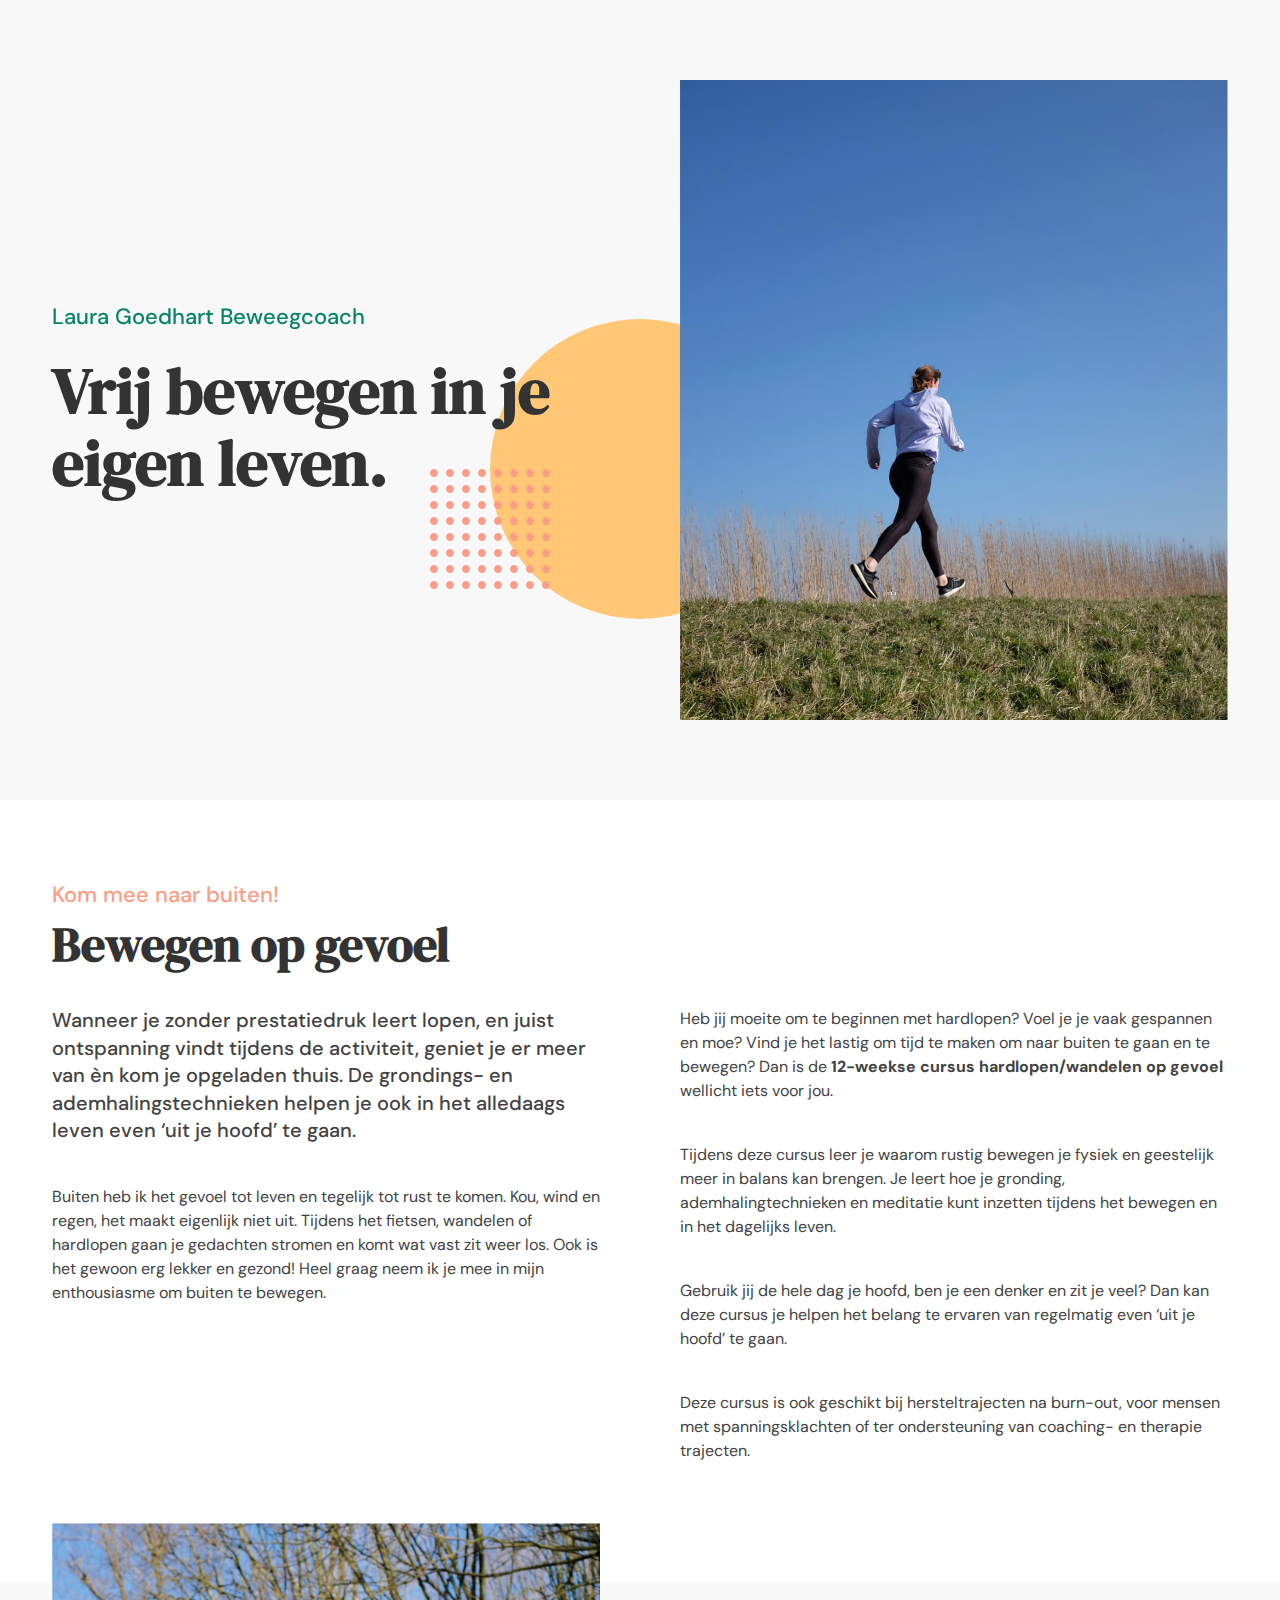
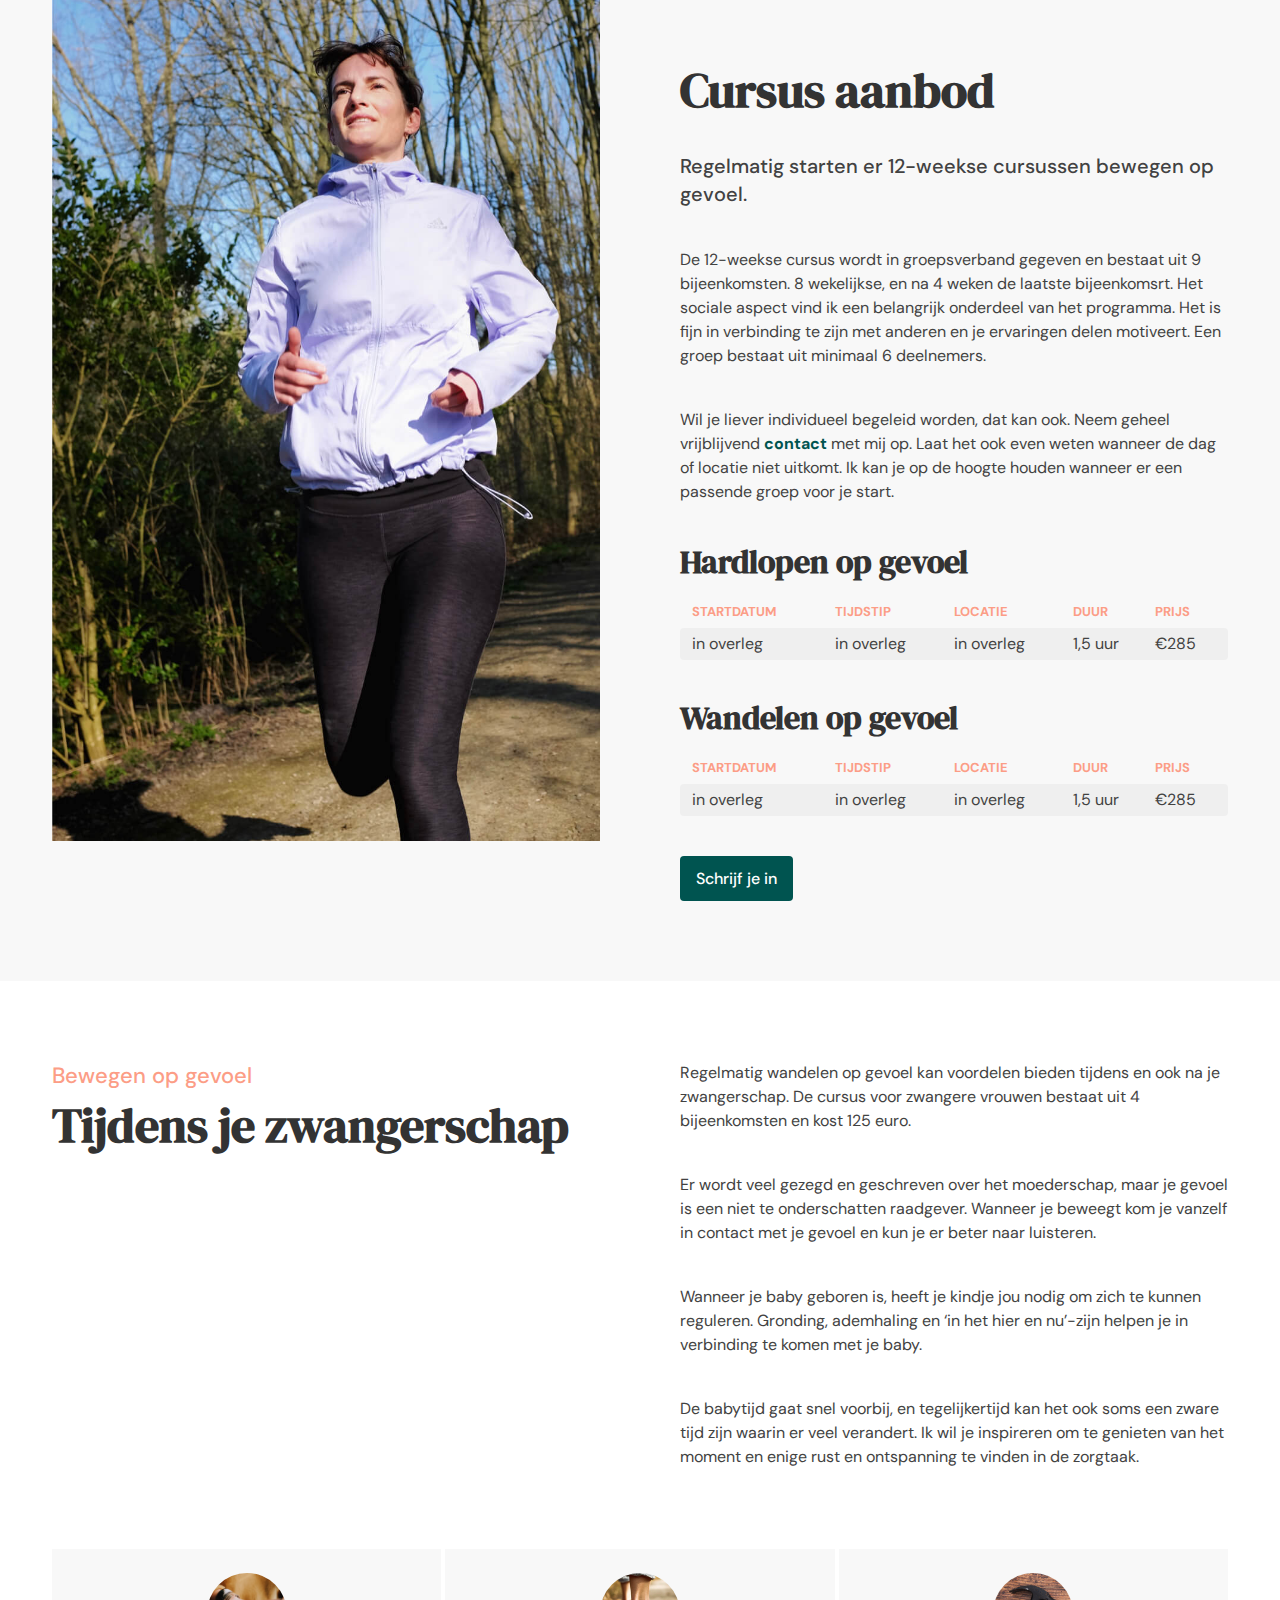
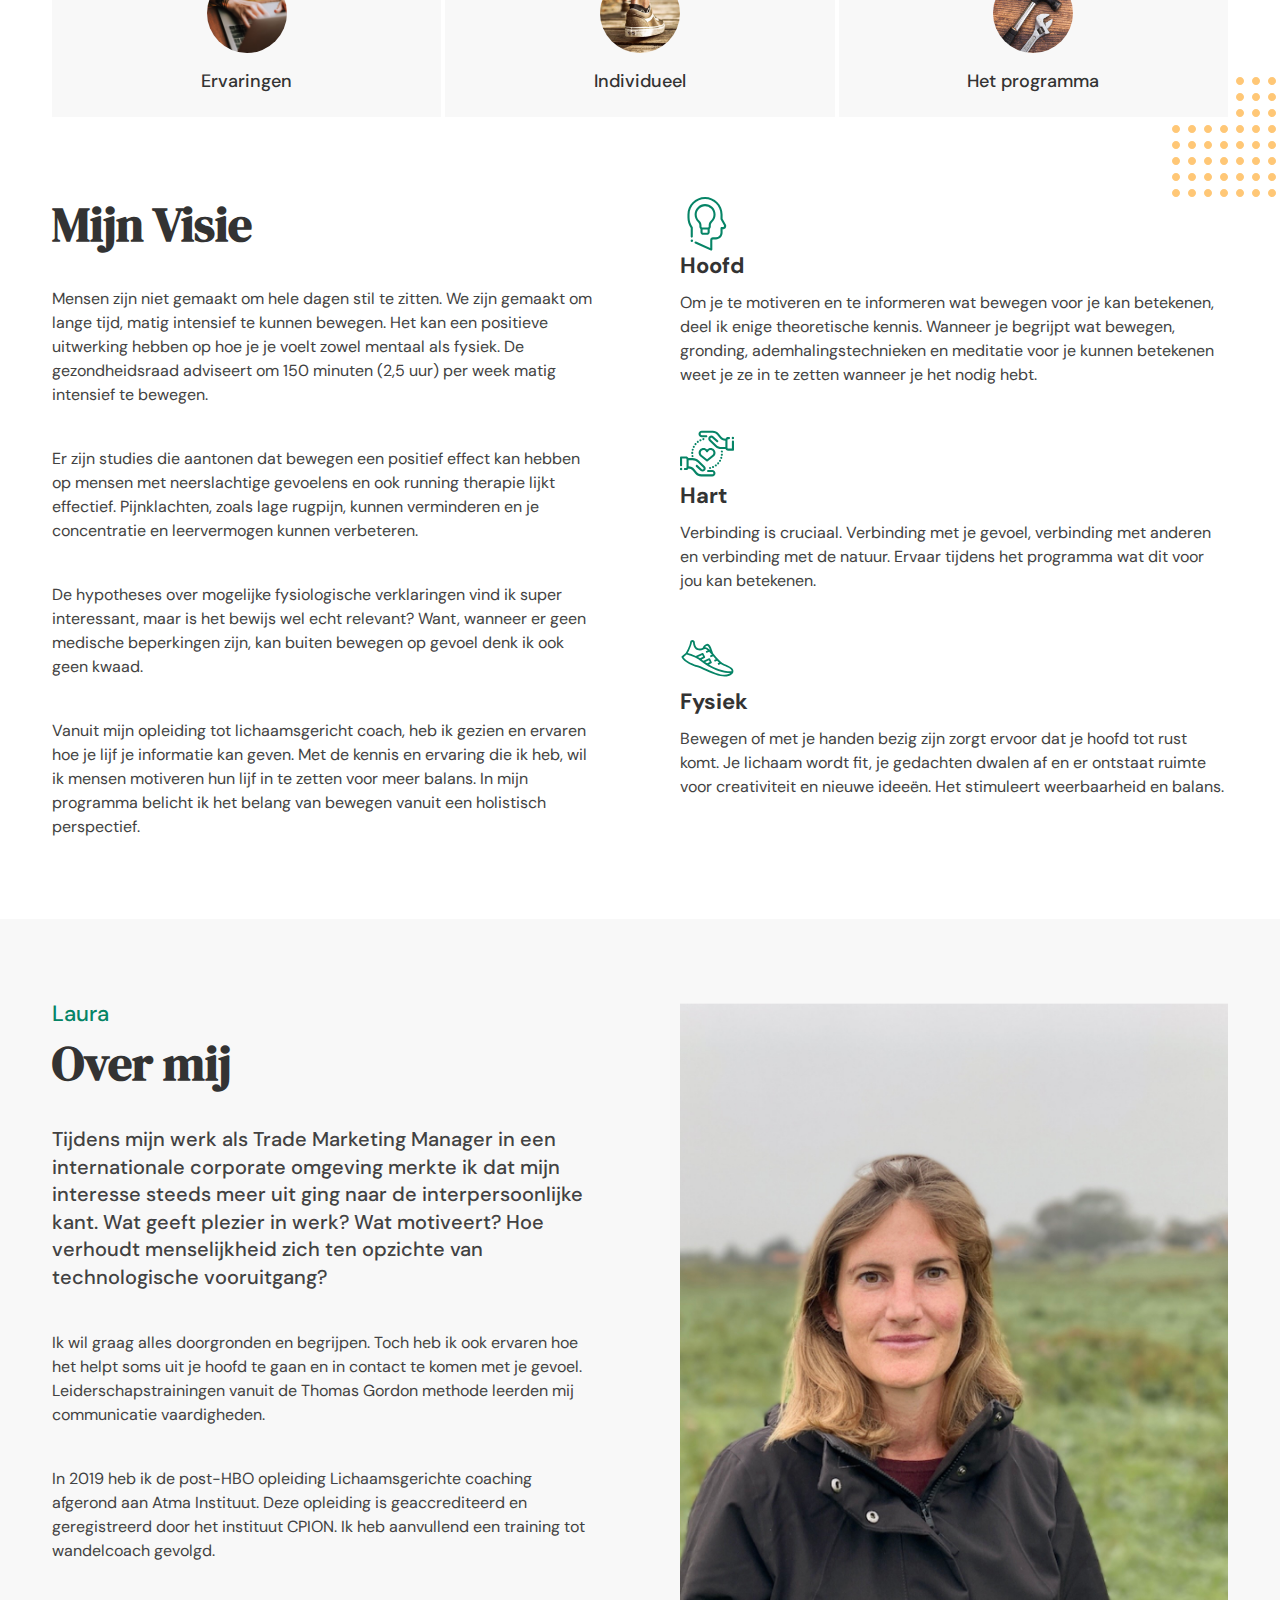
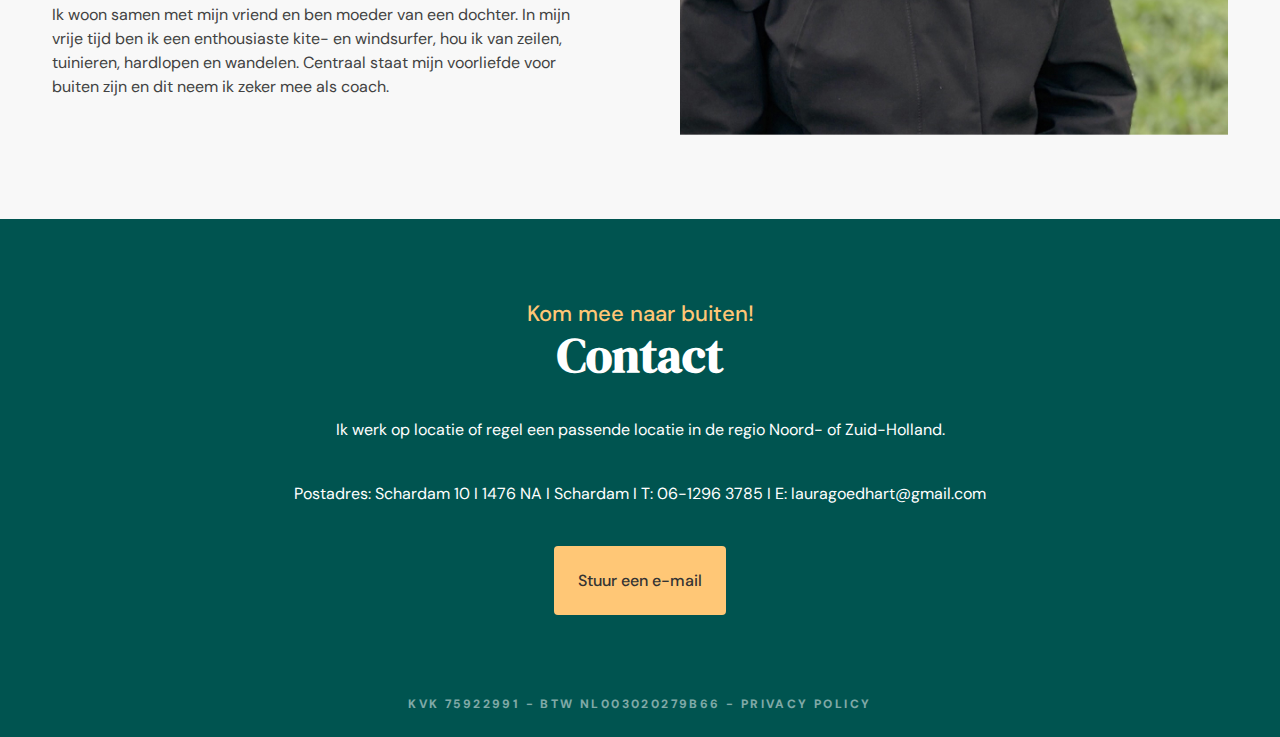
<file: index.html>
<!DOCTYPE html>
<html>

<head>
  <title>Laura Goedhart Coaching</title>
  <link rel="stylesheet" href="style.css">

  <link href="https://fonts.googleapis.com/css?family=DM+Sans:400,500,700|DM+Serif+Display&display=swap" rel="stylesheet">
  <meta name="robots" content="noindex">
  <meta charset="UTF-8">
  <meta name="viewport" content="width=device-width,initial-scale=1,maximum-scale=1,user-scalable=no">
  <meta http-equiv="X-UA-Compatible" content="IE=edge,chrome=1">
  <meta name="HandheldFriendly" content="true">

</head>

<body>

  <section class="hero">
    <div class="wrapper">
      <div class="columns">
        <div class="cell">
          <h5>Laura Goedhart Beweegcoach</h5>
          <h1>Vrij bewegen in je eigen leven.</h1>

          <div class="artifacts rellax"><div class="circle">
            <svg class="grid rellax" data-rellax-speed="1" width="120px" height="120px" viewBox="0 0 120 120" version="1.1" xmlns="http://www.w3.org/2000/svg" xmlns:xlink="http://www.w3.org/1999/xlink">
                    <g id="Grid" fill="#000000" fill-rule="nonzero">
                        <path d="M8,4 C8,6.20914 6.20914,8 4,8 C1.79086,8 0,6.20914 0,4 C0,1.79086 1.79086,0 4,0 C6.20914,0 8,1.79086 8,4 Z" id="Path"></path>
                        <path d="M24,4 C24,6.20914 22.2091,8 20,8 C17.7909,8 16,6.20914 16,4 C16,1.79086 17.7909,0 20,0 C22.2091,0 24,1.79086 24,4 Z" id="Path"></path>
                        <path d="M40,4 C40,6.20914 38.2091,8 36,8 C33.7909,8 32,6.20914 32,4 C32,1.79086 33.7909,0 36,0 C38.2091,0 40,1.79086 40,4 Z" id="Path"></path>
                        <path d="M56,4 C56,6.20914 54.2091,8 52,8 C49.7909,8 48,6.20914 48,4 C48,1.79086 49.7909,0 52,0 C54.2091,0 56,1.79086 56,4 Z" id="Path"></path>
                        <path d="M72,4 C72,6.20914 70.2091,8 68,8 C65.7909,8 64,6.20914 64,4 C64,1.79086 65.7909,0 68,0 C70.2091,0 72,1.79086 72,4 Z" id="Path"></path>
                        <path d="M88,4 C88,6.20914 86.2091,8 84,8 C81.7909,8 80,6.20914 80,4 C80,1.79086 81.7909,0 84,0 C86.2091,0 88,1.79086 88,4 Z" id="Path"></path>
                        <path d="M104,4 C104,6.20914 102.209,8 100,8 C97.7909,8 96,6.20914 96,4 C96,1.79086 97.7909,0 100,0 C102.209,0 104,1.79086 104,4 Z" id="Path"></path>
                        <path d="M120,4 C120,6.20914 118.209,8 116,8 C113.791,8 112,6.20914 112,4 C112,1.79086 113.791,0 116,0 C118.209,0 120,1.79086 120,4 Z" id="Path"></path>
                        <path d="M8,20 C8,22.2091 6.20914,24 4,24 C1.79086,24 0,22.2091 0,20 C0,17.7909 1.79086,16 4,16 C6.20914,16 8,17.7909 8,20 Z" id="Path"></path>
                        <path d="M24,20 C24,22.2091 22.2091,24 20,24 C17.7909,24 16,22.2091 16,20 C16,17.7909 17.7909,16 20,16 C22.2091,16 24,17.7909 24,20 Z" id="Path"></path>
                        <path d="M40,20 C40,22.2091 38.2091,24 36,24 C33.7909,24 32,22.2091 32,20 C32,17.7909 33.7909,16 36,16 C38.2091,16 40,17.7909 40,20 Z" id="Path"></path>
                        <path d="M56,20 C56,22.2091 54.2091,24 52,24 C49.7909,24 48,22.2091 48,20 C48,17.7909 49.7909,16 52,16 C54.2091,16 56,17.7909 56,20 Z" id="Path"></path>
                        <path d="M72,20 C72,22.2091 70.2091,24 68,24 C65.7909,24 64,22.2091 64,20 C64,17.7909 65.7909,16 68,16 C70.2091,16 72,17.7909 72,20 Z" id="Path"></path>
                        <path d="M88,20 C88,22.2091 86.2091,24 84,24 C81.7909,24 80,22.2091 80,20 C80,17.7909 81.7909,16 84,16 C86.2091,16 88,17.7909 88,20 Z" id="Path"></path>
                        <path d="M104,20 C104,22.2091 102.209,24 100,24 C97.7909,24 96,22.2091 96,20 C96,17.7909 97.7909,16 100,16 C102.209,16 104,17.7909 104,20 Z" id="Path"></path>
                        <path d="M120,20 C120,22.2091 118.209,24 116,24 C113.791,24 112,22.2091 112,20 C112,17.7909 113.791,16 116,16 C118.209,16 120,17.7909 120,20 Z" id="Path"></path>
                        <path d="M8,36 C8,38.2091 6.20914,40 4,40 C1.79086,40 0,38.2091 0,36 C0,33.7909 1.79086,32 4,32 C6.20914,32 8,33.7909 8,36 Z" id="Path"></path>
                        <path d="M24,36 C24,38.2091 22.2091,40 20,40 C17.7909,40 16,38.2091 16,36 C16,33.7909 17.7909,32 20,32 C22.2091,32 24,33.7909 24,36 Z" id="Path"></path>
                        <path d="M40,36 C40,38.2091 38.2091,40 36,40 C33.7909,40 32,38.2091 32,36 C32,33.7909 33.7909,32 36,32 C38.2091,32 40,33.7909 40,36 Z" id="Path"></path>
                        <path d="M56,36 C56,38.2091 54.2091,40 52,40 C49.7909,40 48,38.2091 48,36 C48,33.7909 49.7909,32 52,32 C54.2091,32 56,33.7909 56,36 Z" id="Path"></path>
                        <path d="M72,36 C72,38.2091 70.2091,40 68,40 C65.7909,40 64,38.2091 64,36 C64,33.7909 65.7909,32 68,32 C70.2091,32 72,33.7909 72,36 Z" id="Path"></path>
                        <path d="M88,36 C88,38.2091 86.2091,40 84,40 C81.7909,40 80,38.2091 80,36 C80,33.7909 81.7909,32 84,32 C86.2091,32 88,33.7909 88,36 Z" id="Path"></path>
                        <path d="M104,36 C104,38.2091 102.209,40 100,40 C97.7909,40 96,38.2091 96,36 C96,33.7909 97.7909,32 100,32 C102.209,32 104,33.7909 104,36 Z" id="Path"></path>
                        <path d="M120,36 C120,38.2091 118.209,40 116,40 C113.791,40 112,38.2091 112,36 C112,33.7909 113.791,32 116,32 C118.209,32 120,33.7909 120,36 Z" id="Path"></path>
                        <path d="M8,52 C8,54.2091 6.20914,56 4,56 C1.79086,56 0,54.2091 0,52 C0,49.7909 1.79086,48 4,48 C6.20914,48 8,49.7909 8,52 Z" id="Path"></path>
                        <path d="M24,52 C24,54.2091 22.2091,56 20,56 C17.7909,56 16,54.2091 16,52 C16,49.7909 17.7909,48 20,48 C22.2091,48 24,49.7909 24,52 Z" id="Path"></path>
                        <path d="M40,52 C40,54.2091 38.2091,56 36,56 C33.7909,56 32,54.2091 32,52 C32,49.7909 33.7909,48 36,48 C38.2091,48 40,49.7909 40,52 Z" id="Path"></path>
                        <path d="M56,52 C56,54.2091 54.2091,56 52,56 C49.7909,56 48,54.2091 48,52 C48,49.7909 49.7909,48 52,48 C54.2091,48 56,49.7909 56,52 Z" id="Path"></path>
                        <path d="M72,52 C72,54.2091 70.2091,56 68,56 C65.7909,56 64,54.2091 64,52 C64,49.7909 65.7909,48 68,48 C70.2091,48 72,49.7909 72,52 Z" id="Path"></path>
                        <path d="M88,52 C88,54.2091 86.2091,56 84,56 C81.7909,56 80,54.2091 80,52 C80,49.7909 81.7909,48 84,48 C86.2091,48 88,49.7909 88,52 Z" id="Path"></path>
                        <path d="M104,52 C104,54.2091 102.209,56 100,56 C97.7909,56 96,54.2091 96,52 C96,49.7909 97.7909,48 100,48 C102.209,48 104,49.7909 104,52 Z" id="Path"></path>
                        <path d="M120,52 C120,54.2091 118.209,56 116,56 C113.791,56 112,54.2091 112,52 C112,49.7909 113.791,48 116,48 C118.209,48 120,49.7909 120,52 Z" id="Path"></path>
                        <path d="M8,68 C8,70.2091 6.20914,72 4,72 C1.79086,72 0,70.2091 0,68 C0,65.7909 1.79086,64 4,64 C6.20914,64 8,65.7909 8,68 Z" id="Path"></path>
                        <path d="M24,68 C24,70.2091 22.2091,72 20,72 C17.7909,72 16,70.2091 16,68 C16,65.7909 17.7909,64 20,64 C22.2091,64 24,65.7909 24,68 Z" id="Path"></path>
                        <path d="M40,68 C40,70.2091 38.2091,72 36,72 C33.7909,72 32,70.2091 32,68 C32,65.7909 33.7909,64 36,64 C38.2091,64 40,65.7909 40,68 Z" id="Path"></path>
                        <path d="M56,68 C56,70.2091 54.2091,72 52,72 C49.7909,72 48,70.2091 48,68 C48,65.7909 49.7909,64 52,64 C54.2091,64 56,65.7909 56,68 Z" id="Path"></path>
                        <path d="M72,68 C72,70.2091 70.2091,72 68,72 C65.7909,72 64,70.2091 64,68 C64,65.7909 65.7909,64 68,64 C70.2091,64 72,65.7909 72,68 Z" id="Path"></path>
                        <path d="M88,68 C88,70.2091 86.2091,72 84,72 C81.7909,72 80,70.2091 80,68 C80,65.7909 81.7909,64 84,64 C86.2091,64 88,65.7909 88,68 Z" id="Path"></path>
                        <path d="M104,68 C104,70.2091 102.209,72 100,72 C97.7909,72 96,70.2091 96,68 C96,65.7909 97.7909,64 100,64 C102.209,64 104,65.7909 104,68 Z" id="Path"></path>
                        <path d="M120,68 C120,70.2091 118.209,72 116,72 C113.791,72 112,70.2091 112,68 C112,65.7909 113.791,64 116,64 C118.209,64 120,65.7909 120,68 Z" id="Path"></path>
                        <path d="M8,84 C8,86.2091 6.20914,88 4,88 C1.79086,88 0,86.2091 0,84 C0,81.7909 1.79086,80 4,80 C6.20914,80 8,81.7909 8,84 Z" id="Path"></path>
                        <path d="M24,84 C24,86.2091 22.2091,88 20,88 C17.7909,88 16,86.2091 16,84 C16,81.7909 17.7909,80 20,80 C22.2091,80 24,81.7909 24,84 Z" id="Path"></path>
                        <path d="M40,84 C40,86.2091 38.2091,88 36,88 C33.7909,88 32,86.2091 32,84 C32,81.7909 33.7909,80 36,80 C38.2091,80 40,81.7909 40,84 Z" id="Path"></path>
                        <path d="M56,84 C56,86.2091 54.2091,88 52,88 C49.7909,88 48,86.2091 48,84 C48,81.7909 49.7909,80 52,80 C54.2091,80 56,81.7909 56,84 Z" id="Path"></path>
                        <path d="M72,84 C72,86.2091 70.2091,88 68,88 C65.7909,88 64,86.2091 64,84 C64,81.7909 65.7909,80 68,80 C70.2091,80 72,81.7909 72,84 Z" id="Path"></path>
                        <path d="M88,84 C88,86.2091 86.2091,88 84,88 C81.7909,88 80,86.2091 80,84 C80,81.7909 81.7909,80 84,80 C86.2091,80 88,81.7909 88,84 Z" id="Path"></path>
                        <path d="M104,84 C104,86.2091 102.209,88 100,88 C97.7909,88 96,86.2091 96,84 C96,81.7909 97.7909,80 100,80 C102.209,80 104,81.7909 104,84 Z" id="Path"></path>
                        <path d="M120,84 C120,86.2091 118.209,88 116,88 C113.791,88 112,86.2091 112,84 C112,81.7909 113.791,80 116,80 C118.209,80 120,81.7909 120,84 Z" id="Path"></path>
                        <path d="M8,100 C8,102.209 6.20914,104 4,104 C1.79086,104 0,102.209 0,100 C0,97.7909 1.79086,96 4,96 C6.20914,96 8,97.7909 8,100 Z" id="Path"></path>
                        <path d="M24,100 C24,102.209 22.2091,104 20,104 C17.7909,104 16,102.209 16,100 C16,97.7909 17.7909,96 20,96 C22.2091,96 24,97.7909 24,100 Z" id="Path"></path>
                        <path d="M40,100 C40,102.209 38.2091,104 36,104 C33.7909,104 32,102.209 32,100 C32,97.7909 33.7909,96 36,96 C38.2091,96 40,97.7909 40,100 Z" id="Path"></path>
                        <path d="M56,100 C56,102.209 54.2091,104 52,104 C49.7909,104 48,102.209 48,100 C48,97.7909 49.7909,96 52,96 C54.2091,96 56,97.7909 56,100 Z" id="Path"></path>
                        <path d="M72,100 C72,102.209 70.2091,104 68,104 C65.7909,104 64,102.209 64,100 C64,97.7909 65.7909,96 68,96 C70.2091,96 72,97.7909 72,100 Z" id="Path"></path>
                        <path d="M88,100 C88,102.209 86.2091,104 84,104 C81.7909,104 80,102.209 80,100 C80,97.7909 81.7909,96 84,96 C86.2091,96 88,97.7909 88,100 Z" id="Path"></path>
                        <path d="M104,100 C104,102.209 102.209,104 100,104 C97.7909,104 96,102.209 96,100 C96,97.7909 97.7909,96 100,96 C102.209,96 104,97.7909 104,100 Z" id="Path"></path>
                        <path d="M120,100 C120,102.209 118.209,104 116,104 C113.791,104 112,102.209 112,100 C112,97.7909 113.791,96 116,96 C118.209,96 120,97.7909 120,100 Z" id="Path"></path>
                        <path d="M8,116 C8,118.209 6.20914,120 4,120 C1.79086,120 0,118.209 0,116 C0,113.791 1.79086,112 4,112 C6.20914,112 8,113.791 8,116 Z" id="Path"></path>
                        <path d="M24,116 C24,118.209 22.2091,120 20,120 C17.7909,120 16,118.209 16,116 C16,113.791 17.7909,112 20,112 C22.2091,112 24,113.791 24,116 Z" id="Path"></path>
                        <path d="M40,116 C40,118.209 38.2091,120 36,120 C33.7909,120 32,118.209 32,116 C32,113.791 33.7909,112 36,112 C38.2091,112 40,113.791 40,116 Z" id="Path"></path>
                        <path d="M56,116 C56,118.209 54.2091,120 52,120 C49.7909,120 48,118.209 48,116 C48,113.791 49.7909,112 52,112 C54.2091,112 56,113.791 56,116 Z" id="Path"></path>
                        <path d="M72,116 C72,118.209 70.2091,120 68,120 C65.7909,120 64,118.209 64,116 C64,113.791 65.7909,112 68,112 C70.2091,112 72,113.791 72,116 Z" id="Path"></path>
                        <path d="M88,116 C88,118.209 86.2091,120 84,120 C81.7909,120 80,118.209 80,116 C80,113.791 81.7909,112 84,112 C86.2091,112 88,113.791 88,116 Z" id="Path"></path>
                        <path d="M104,116 C104,118.209 102.209,120 100,120 C97.7909,120 96,118.209 96,116 C96,113.791 97.7909,112 100,112 C102.209,112 104,113.791 104,116 Z" id="Path"></path>
                        <path d="M120,116 C120,118.209 118.209,120 116,120 C113.791,120 112,118.209 112,116 C112,113.791 113.791,112 116,112 C118.209,112 120,113.791 120,116 Z" id="Path"></path>
                    </g>
            </svg>
            </div>
          </div>
        </div>

        <div class="cell">
          <div id="headerphoto"></div>
        </div>
      </div>

    </div>
  </section>

  <section class="vision">
    <div class="wrapper">
      <h5>Kom mee naar buiten!</h5>
      <h2>Bewegen op gevoel</h2>

      <div class="columns">
        <div class="cell">
          <p class="intro">Wanneer je zonder prestatiedruk leert lopen, en juist ontspanning vindt tijdens de activiteit, geniet je er meer van èn kom je opgeladen thuis. De grondings- en ademhalingstechnieken helpen je ook in het alledaags leven even ‘uit je hoofd’ te gaan.</p>
          <p>Buiten heb ik het gevoel tot leven en tegelijk tot rust te komen. Kou, wind en regen, het maakt eigenlijk niet uit. Tijdens het fietsen, wandelen of hardlopen gaan je gedachten stromen en komt wat vast zit weer los. Ook is het gewoon erg lekker en gezond! Heel graag neem ik je mee in mijn enthousiasme om buiten te bewegen.</p>
          <div class="artifacts rellax" data-rellax-speed="2"><div class="circle"></div></div>
        </div>

        <div class="cell">
          <p>Heb jij moeite om te beginnen met hardlopen? Voel je je vaak gespannen en moe? Vind je het lastig om tijd te maken om naar buiten te gaan en te bewegen? Dan is de <strong>12-weekse cursus hardlopen/wandelen op gevoel</strong> wellicht iets voor jou.</p>
          <p>Tijdens deze cursus leer je waarom rustig bewegen je fysiek en geestelijk meer in balans kan brengen. Je leert hoe je gronding, ademhalingtechnieken en meditatie kunt inzetten tijdens het bewegen en in het dagelijks leven.</p>
          <p>Gebruik jij de hele dag je hoofd, ben je een denker en zit je veel? Dan kan deze cursus je helpen het belang te ervaren van regelmatig even ‘uit je hoofd’ te gaan.</p>
          <p>Deze cursus is ook geschikt bij hersteltrajecten na burn-out, voor mensen met spanningsklachten of ter ondersteuning van coaching- en therapie trajecten.</p>
      </div>

    </div>
  </section>

  <section class="burnout">
    <div class="wrapper">
      <div class="columns">
        <div class="cell">
          <div id="burnout"></div>
        </div>

        <div class="cell">
          <h2>Cursus aanbod</h2>
          <p class="intro">Regelmatig starten er 12-weekse cursussen bewegen op gevoel.</p>
          <p>De 12-weekse cursus wordt in groepsverband gegeven en bestaat uit 9 bijeenkomsten. 8 wekelijkse, en na 4 weken de laatste bijeenkomsrt. Het sociale aspect vind ik een belangrijk onderdeel van het programma. Het is fijn in verbinding te zijn met anderen en je ervaringen delen motiveert. Een groep bestaat uit minimaal 6 deelnemers.</p>
          <p>Wil je liever individueel begeleid worden, dat kan ook. Neem geheel vrijblijvend <a href="mailto:lauragoedhart@gmail.com">contact</a> met mij op. Laat het ook even weten wanneer de dag of locatie niet uitkomt. Ik kan je op de hoogte houden wanneer er een passende groep voor je start.</p>


          <h3>Hardlopen op gevoel</h3>
          <p class="mobile">12 weken, 1:15u per les</p>

          <table>
            <tr class="header">
              <td>Startdatum</td>
              <td>Tijdstip</td>
              <td>Locatie</td>
              <td class="mobile">Duur</td>
              <td>Prijs</td>
            </tr>


            <tr>
              <td>in overleg</td>
              <td>in overleg</td>
              <td>in overleg</td>
              <td class="mobile">1,5 uur</td>
              <td>€285</td>
            </tr>
          </table>

          <h3>Wandelen op gevoel</h3>
          <p class="mobile">12 weken, 1:15u per les</p>

          <table>
            <tr class="header">
              <td>Startdatum</td>
              <td>Tijdstip</td>
              <td>Locatie</td>
              <td class="mobile">Duur</td>
              <td>Prijs</td>
            </tr>
            <tr>
              <td>in overleg</td>
              <td>in overleg</td>
              <td>in overleg</td>
              <td class="mobile">1,5 uur</td>
              <td>€285</td>
            </tr>
          </table>
          <a href="mailto:lauragoedhart@gmail.com?subject=Inschrijven%20cursus&body=Hi%20Laura%2C%0A%0AIk%20wil%20mij%20graag%20inschrijven%20voor%20een%20de%20cursus%20%5Bgeef%20aan%20welke%20cursus%20je%20graag%20wilt%5D%20op%20%5Bvoeg%20datum%20in%5D."><button>Schrijf je in</button></a>

        </div>
      </div>

    </div>
  </section>

  <section class="methods">
    <div class="wrapper">
      <div class="columns">
        <div class="cell">
          <h5>Bewegen op gevoel</h5>
          <h2 id="werkwijze">Tijdens je zwangerschap</h2>
        </div>

        <div class="cell">
          <p>Regelmatig wandelen op gevoel kan voordelen bieden tijdens en ook na je zwangerschap. De cursus voor zwangere vrouwen bestaat uit 4 bijeenkomsten en kost 125 euro. </p>
          <p>Er wordt veel gezegd en geschreven over het moederschap, maar je gevoel is een niet te onderschatten raadgever. Wanneer je beweegt kom je vanzelf in contact met je gevoel en kun je er beter naar luisteren.</p>
          <p>Wanneer je baby geboren is, heeft je kindje jou nodig om zich te kunnen reguleren. Gronding, ademhaling en ‘in het hier en nu’-zijn helpen je in verbinding te komen met je baby.</p>
          <p>De babytijd gaat snel voorbij, en tegelijkertijd kan het ook soms een zware tijd zijn waarin er veel verandert. Ik wil je inspireren om te genieten van het moment en enige rust en ontspanning te vinden in de zorgtaak.</p>
        </div>
      </div>

      <div class="grid">
        <a href="voorbedrijven.html#Ervaringen" class="item">
          <div class="photo" style="background-image: url('img/business.jpg')"></div>
          <h5>Ervaringen</h5>
        </a>

        <a href="voorbedrijven.html#Indivudeel" class="item">
          <div class="photo" style="background-image: url('img/shoe.jpg')"></div>
          <h5>Individueel</h5>
        </a>

        <a href="coaching.html#praktische tips" class="item">
          <div class="photo" style="background-image: url('img/tools.jpg')"></div>
          <h5>Het programma</h5>
        </a>
      </div>

      <div class="artifacts"><svg class="grid" width="120px" height="120px" viewBox="0 0 120 120" version="1.1" xmlns="http://www.w3.org/2000/svg" xmlns:xlink="http://www.w3.org/1999/xlink">
              <g id="Grid" fill="#000000" fill-rule="nonzero">
                  <path d="M8,4 C8,6.20914 6.20914,8 4,8 C1.79086,8 0,6.20914 0,4 C0,1.79086 1.79086,0 4,0 C6.20914,0 8,1.79086 8,4 Z" id="Path"></path>
                  <path d="M24,4 C24,6.20914 22.2091,8 20,8 C17.7909,8 16,6.20914 16,4 C16,1.79086 17.7909,0 20,0 C22.2091,0 24,1.79086 24,4 Z" id="Path"></path>
                  <path d="M40,4 C40,6.20914 38.2091,8 36,8 C33.7909,8 32,6.20914 32,4 C32,1.79086 33.7909,0 36,0 C38.2091,0 40,1.79086 40,4 Z" id="Path"></path>
                  <path d="M56,4 C56,6.20914 54.2091,8 52,8 C49.7909,8 48,6.20914 48,4 C48,1.79086 49.7909,0 52,0 C54.2091,0 56,1.79086 56,4 Z" id="Path"></path>
                  <path d="M72,4 C72,6.20914 70.2091,8 68,8 C65.7909,8 64,6.20914 64,4 C64,1.79086 65.7909,0 68,0 C70.2091,0 72,1.79086 72,4 Z" id="Path"></path>
                  <path d="M88,4 C88,6.20914 86.2091,8 84,8 C81.7909,8 80,6.20914 80,4 C80,1.79086 81.7909,0 84,0 C86.2091,0 88,1.79086 88,4 Z" id="Path"></path>
                  <path d="M104,4 C104,6.20914 102.209,8 100,8 C97.7909,8 96,6.20914 96,4 C96,1.79086 97.7909,0 100,0 C102.209,0 104,1.79086 104,4 Z" id="Path"></path>
                  <path d="M120,4 C120,6.20914 118.209,8 116,8 C113.791,8 112,6.20914 112,4 C112,1.79086 113.791,0 116,0 C118.209,0 120,1.79086 120,4 Z" id="Path"></path>
                  <path d="M8,20 C8,22.2091 6.20914,24 4,24 C1.79086,24 0,22.2091 0,20 C0,17.7909 1.79086,16 4,16 C6.20914,16 8,17.7909 8,20 Z" id="Path"></path>
                  <path d="M24,20 C24,22.2091 22.2091,24 20,24 C17.7909,24 16,22.2091 16,20 C16,17.7909 17.7909,16 20,16 C22.2091,16 24,17.7909 24,20 Z" id="Path"></path>
                  <path d="M40,20 C40,22.2091 38.2091,24 36,24 C33.7909,24 32,22.2091 32,20 C32,17.7909 33.7909,16 36,16 C38.2091,16 40,17.7909 40,20 Z" id="Path"></path>
                  <path d="M56,20 C56,22.2091 54.2091,24 52,24 C49.7909,24 48,22.2091 48,20 C48,17.7909 49.7909,16 52,16 C54.2091,16 56,17.7909 56,20 Z" id="Path"></path>
                  <path d="M72,20 C72,22.2091 70.2091,24 68,24 C65.7909,24 64,22.2091 64,20 C64,17.7909 65.7909,16 68,16 C70.2091,16 72,17.7909 72,20 Z" id="Path"></path>
                  <path d="M88,20 C88,22.2091 86.2091,24 84,24 C81.7909,24 80,22.2091 80,20 C80,17.7909 81.7909,16 84,16 C86.2091,16 88,17.7909 88,20 Z" id="Path"></path>
                  <path d="M104,20 C104,22.2091 102.209,24 100,24 C97.7909,24 96,22.2091 96,20 C96,17.7909 97.7909,16 100,16 C102.209,16 104,17.7909 104,20 Z" id="Path"></path>
                  <path d="M120,20 C120,22.2091 118.209,24 116,24 C113.791,24 112,22.2091 112,20 C112,17.7909 113.791,16 116,16 C118.209,16 120,17.7909 120,20 Z" id="Path"></path>
                  <path d="M8,36 C8,38.2091 6.20914,40 4,40 C1.79086,40 0,38.2091 0,36 C0,33.7909 1.79086,32 4,32 C6.20914,32 8,33.7909 8,36 Z" id="Path"></path>
                  <path d="M24,36 C24,38.2091 22.2091,40 20,40 C17.7909,40 16,38.2091 16,36 C16,33.7909 17.7909,32 20,32 C22.2091,32 24,33.7909 24,36 Z" id="Path"></path>
                  <path d="M40,36 C40,38.2091 38.2091,40 36,40 C33.7909,40 32,38.2091 32,36 C32,33.7909 33.7909,32 36,32 C38.2091,32 40,33.7909 40,36 Z" id="Path"></path>
                  <path d="M56,36 C56,38.2091 54.2091,40 52,40 C49.7909,40 48,38.2091 48,36 C48,33.7909 49.7909,32 52,32 C54.2091,32 56,33.7909 56,36 Z" id="Path"></path>
                  <path d="M72,36 C72,38.2091 70.2091,40 68,40 C65.7909,40 64,38.2091 64,36 C64,33.7909 65.7909,32 68,32 C70.2091,32 72,33.7909 72,36 Z" id="Path"></path>
                  <path d="M88,36 C88,38.2091 86.2091,40 84,40 C81.7909,40 80,38.2091 80,36 C80,33.7909 81.7909,32 84,32 C86.2091,32 88,33.7909 88,36 Z" id="Path"></path>
                  <path d="M104,36 C104,38.2091 102.209,40 100,40 C97.7909,40 96,38.2091 96,36 C96,33.7909 97.7909,32 100,32 C102.209,32 104,33.7909 104,36 Z" id="Path"></path>
                  <path d="M120,36 C120,38.2091 118.209,40 116,40 C113.791,40 112,38.2091 112,36 C112,33.7909 113.791,32 116,32 C118.209,32 120,33.7909 120,36 Z" id="Path"></path>
                  <path d="M8,52 C8,54.2091 6.20914,56 4,56 C1.79086,56 0,54.2091 0,52 C0,49.7909 1.79086,48 4,48 C6.20914,48 8,49.7909 8,52 Z" id="Path"></path>
                  <path d="M24,52 C24,54.2091 22.2091,56 20,56 C17.7909,56 16,54.2091 16,52 C16,49.7909 17.7909,48 20,48 C22.2091,48 24,49.7909 24,52 Z" id="Path"></path>
                  <path d="M40,52 C40,54.2091 38.2091,56 36,56 C33.7909,56 32,54.2091 32,52 C32,49.7909 33.7909,48 36,48 C38.2091,48 40,49.7909 40,52 Z" id="Path"></path>
                  <path d="M56,52 C56,54.2091 54.2091,56 52,56 C49.7909,56 48,54.2091 48,52 C48,49.7909 49.7909,48 52,48 C54.2091,48 56,49.7909 56,52 Z" id="Path"></path>
                  <path d="M72,52 C72,54.2091 70.2091,56 68,56 C65.7909,56 64,54.2091 64,52 C64,49.7909 65.7909,48 68,48 C70.2091,48 72,49.7909 72,52 Z" id="Path"></path>
                  <path d="M88,52 C88,54.2091 86.2091,56 84,56 C81.7909,56 80,54.2091 80,52 C80,49.7909 81.7909,48 84,48 C86.2091,48 88,49.7909 88,52 Z" id="Path"></path>
                  <path d="M104,52 C104,54.2091 102.209,56 100,56 C97.7909,56 96,54.2091 96,52 C96,49.7909 97.7909,48 100,48 C102.209,48 104,49.7909 104,52 Z" id="Path"></path>
                  <path d="M120,52 C120,54.2091 118.209,56 116,56 C113.791,56 112,54.2091 112,52 C112,49.7909 113.791,48 116,48 C118.209,48 120,49.7909 120,52 Z" id="Path"></path>
                  <path d="M8,68 C8,70.2091 6.20914,72 4,72 C1.79086,72 0,70.2091 0,68 C0,65.7909 1.79086,64 4,64 C6.20914,64 8,65.7909 8,68 Z" id="Path"></path>
                  <path d="M24,68 C24,70.2091 22.2091,72 20,72 C17.7909,72 16,70.2091 16,68 C16,65.7909 17.7909,64 20,64 C22.2091,64 24,65.7909 24,68 Z" id="Path"></path>
                  <path d="M40,68 C40,70.2091 38.2091,72 36,72 C33.7909,72 32,70.2091 32,68 C32,65.7909 33.7909,64 36,64 C38.2091,64 40,65.7909 40,68 Z" id="Path"></path>
                  <path d="M56,68 C56,70.2091 54.2091,72 52,72 C49.7909,72 48,70.2091 48,68 C48,65.7909 49.7909,64 52,64 C54.2091,64 56,65.7909 56,68 Z" id="Path"></path>
                  <path d="M72,68 C72,70.2091 70.2091,72 68,72 C65.7909,72 64,70.2091 64,68 C64,65.7909 65.7909,64 68,64 C70.2091,64 72,65.7909 72,68 Z" id="Path"></path>
                  <path d="M88,68 C88,70.2091 86.2091,72 84,72 C81.7909,72 80,70.2091 80,68 C80,65.7909 81.7909,64 84,64 C86.2091,64 88,65.7909 88,68 Z" id="Path"></path>
                  <path d="M104,68 C104,70.2091 102.209,72 100,72 C97.7909,72 96,70.2091 96,68 C96,65.7909 97.7909,64 100,64 C102.209,64 104,65.7909 104,68 Z" id="Path"></path>
                  <path d="M120,68 C120,70.2091 118.209,72 116,72 C113.791,72 112,70.2091 112,68 C112,65.7909 113.791,64 116,64 C118.209,64 120,65.7909 120,68 Z" id="Path"></path>
                  <path d="M8,84 C8,86.2091 6.20914,88 4,88 C1.79086,88 0,86.2091 0,84 C0,81.7909 1.79086,80 4,80 C6.20914,80 8,81.7909 8,84 Z" id="Path"></path>
                  <path d="M24,84 C24,86.2091 22.2091,88 20,88 C17.7909,88 16,86.2091 16,84 C16,81.7909 17.7909,80 20,80 C22.2091,80 24,81.7909 24,84 Z" id="Path"></path>
                  <path d="M40,84 C40,86.2091 38.2091,88 36,88 C33.7909,88 32,86.2091 32,84 C32,81.7909 33.7909,80 36,80 C38.2091,80 40,81.7909 40,84 Z" id="Path"></path>
                  <path d="M56,84 C56,86.2091 54.2091,88 52,88 C49.7909,88 48,86.2091 48,84 C48,81.7909 49.7909,80 52,80 C54.2091,80 56,81.7909 56,84 Z" id="Path"></path>
                  <path d="M72,84 C72,86.2091 70.2091,88 68,88 C65.7909,88 64,86.2091 64,84 C64,81.7909 65.7909,80 68,80 C70.2091,80 72,81.7909 72,84 Z" id="Path"></path>
                  <path d="M88,84 C88,86.2091 86.2091,88 84,88 C81.7909,88 80,86.2091 80,84 C80,81.7909 81.7909,80 84,80 C86.2091,80 88,81.7909 88,84 Z" id="Path"></path>
                  <path d="M104,84 C104,86.2091 102.209,88 100,88 C97.7909,88 96,86.2091 96,84 C96,81.7909 97.7909,80 100,80 C102.209,80 104,81.7909 104,84 Z" id="Path"></path>
                  <path d="M120,84 C120,86.2091 118.209,88 116,88 C113.791,88 112,86.2091 112,84 C112,81.7909 113.791,80 116,80 C118.209,80 120,81.7909 120,84 Z" id="Path"></path>
                  <path d="M8,100 C8,102.209 6.20914,104 4,104 C1.79086,104 0,102.209 0,100 C0,97.7909 1.79086,96 4,96 C6.20914,96 8,97.7909 8,100 Z" id="Path"></path>
                  <path d="M24,100 C24,102.209 22.2091,104 20,104 C17.7909,104 16,102.209 16,100 C16,97.7909 17.7909,96 20,96 C22.2091,96 24,97.7909 24,100 Z" id="Path"></path>
                  <path d="M40,100 C40,102.209 38.2091,104 36,104 C33.7909,104 32,102.209 32,100 C32,97.7909 33.7909,96 36,96 C38.2091,96 40,97.7909 40,100 Z" id="Path"></path>
                  <path d="M56,100 C56,102.209 54.2091,104 52,104 C49.7909,104 48,102.209 48,100 C48,97.7909 49.7909,96 52,96 C54.2091,96 56,97.7909 56,100 Z" id="Path"></path>
                  <path d="M72,100 C72,102.209 70.2091,104 68,104 C65.7909,104 64,102.209 64,100 C64,97.7909 65.7909,96 68,96 C70.2091,96 72,97.7909 72,100 Z" id="Path"></path>
                  <path d="M88,100 C88,102.209 86.2091,104 84,104 C81.7909,104 80,102.209 80,100 C80,97.7909 81.7909,96 84,96 C86.2091,96 88,97.7909 88,100 Z" id="Path"></path>
                  <path d="M104,100 C104,102.209 102.209,104 100,104 C97.7909,104 96,102.209 96,100 C96,97.7909 97.7909,96 100,96 C102.209,96 104,97.7909 104,100 Z" id="Path"></path>
                  <path d="M120,100 C120,102.209 118.209,104 116,104 C113.791,104 112,102.209 112,100 C112,97.7909 113.791,96 116,96 C118.209,96 120,97.7909 120,100 Z" id="Path"></path>
                  <path d="M8,116 C8,118.209 6.20914,120 4,120 C1.79086,120 0,118.209 0,116 C0,113.791 1.79086,112 4,112 C6.20914,112 8,113.791 8,116 Z" id="Path"></path>
                  <path d="M24,116 C24,118.209 22.2091,120 20,120 C17.7909,120 16,118.209 16,116 C16,113.791 17.7909,112 20,112 C22.2091,112 24,113.791 24,116 Z" id="Path"></path>
                  <path d="M40,116 C40,118.209 38.2091,120 36,120 C33.7909,120 32,118.209 32,116 C32,113.791 33.7909,112 36,112 C38.2091,112 40,113.791 40,116 Z" id="Path"></path>
                  <path d="M56,116 C56,118.209 54.2091,120 52,120 C49.7909,120 48,118.209 48,116 C48,113.791 49.7909,112 52,112 C54.2091,112 56,113.791 56,116 Z" id="Path"></path>
                  <path d="M72,116 C72,118.209 70.2091,120 68,120 C65.7909,120 64,118.209 64,116 C64,113.791 65.7909,112 68,112 C70.2091,112 72,113.791 72,116 Z" id="Path"></path>
                  <path d="M88,116 C88,118.209 86.2091,120 84,120 C81.7909,120 80,118.209 80,116 C80,113.791 81.7909,112 84,112 C86.2091,112 88,113.791 88,116 Z" id="Path"></path>
                  <path d="M104,116 C104,118.209 102.209,120 100,120 C97.7909,120 96,118.209 96,116 C96,113.791 97.7909,112 100,112 C102.209,112 104,113.791 104,116 Z" id="Path"></path>
                  <path d="M120,116 C120,118.209 118.209,120 116,120 C113.791,120 112,118.209 112,116 C112,113.791 113.791,112 116,112 C118.209,112 120,113.791 120,116 Z" id="Path"></path>
              </g>
        </svg>
      </div>


      <div class="columns">
        <div class="cell">
          <h2>Mijn Visie</h2>
          <p>Mensen zijn niet gemaakt om hele dagen stil te zitten. We zijn gemaakt om lange tijd, matig intensief te kunnen bewegen. Het kan een positieve uitwerking hebben op hoe je je voelt zowel mentaal als fysiek. De gezondheidsraad adviseert om 150 minuten (2,5 uur) per week matig intensief te bewegen.</p>
          <p>Er zijn studies die aantonen dat bewegen een positief effect kan hebben op mensen met neerslachtige gevoelens en ook running therapie lijkt effectief. Pijnklachten, zoals lage rugpijn, kunnen verminderen en je concentratie en leervermogen kunnen verbeteren.</p>
          <p>De hypotheses over mogelijke fysiologische verklaringen vind ik super interessant, maar is het bewijs wel echt relevant? Want, wanneer er geen medische beperkingen zijn, kan buiten bewegen op gevoel denk ik ook geen kwaad.</p>
          <p>Vanuit mijn opleiding tot lichaamsgericht coach, heb ik gezien en ervaren hoe je lijf je informatie kan geven. Met de kennis en ervaring die ik heb, wil ik mensen motiveren hun lijf in te zetten voor meer balans. In mijn programma belicht ik het belang van bewegen vanuit een holistisch perspectief.</p>
        </div>

        <div class="cell">
          <div class="item">
            <img src="img/headbulb.svg">
            <h4>Hoofd</h4>
            <p>Om je te motiveren en te informeren wat bewegen voor je kan betekenen, deel ik enige theoretische kennis. Wanneer je begrijpt wat bewegen, gronding, ademhalingstechnieken en meditatie voor je kunnen betekenen weet je ze in te zetten wanneer je het nodig hebt.</p>
          </div>

          <div class="item">
            <img src="img/heart.svg">
            <h4>Hart</h4>
            <p>Verbinding is cruciaal. Verbinding met je gevoel, verbinding met anderen en verbinding met de natuur. Ervaar tijdens het programma wat dit voor jou kan betekenen.</p>
          </div>

          <div class="item">
            <img src="img/shoe.svg">
            <h4>Fysiek</h4>
            <p>Bewegen of met je handen bezig zijn zorgt ervoor dat je hoofd tot rust komt. Je lichaam wordt fit, je gedachten dwalen af en er ontstaat ruimte voor creativiteit en nieuwe ideeën. Het stimuleert weerbaarheid en balans.</p>
          </div>
        </div>
        </div>
      </div>
    </div>
  </section>

  <section class="about">
    <div class="wrapper">
      <div class="columns">
        <div class="cell">
          <h5>Laura</h5>
          <h2>Over mij</h2>

          <p class="intro">Tijdens mijn werk als Trade Marketing Manager in een internationale corporate omgeving merkte ik dat mijn interesse steeds meer uit ging naar de interpersoonlijke kant. Wat geeft plezier in werk? Wat motiveert? Hoe verhoudt menselijkheid zich ten opzichte van technologische vooruitgang?</p>
          <p>Ik wil graag alles doorgronden en begrijpen. Toch heb ik ook ervaren hoe het helpt soms uit je hoofd te gaan en in contact te komen met je gevoel. Leiderschapstrainingen vanuit de Thomas Gordon methode leerden mij communicatie vaardigheden.</p>
          <p>In 2019 heb ik de post-HBO opleiding Lichaamsgerichte coaching afgerond aan Atma Instituut. Deze opleiding is geaccrediteerd en geregistreerd door het instituut CPION. Ik heb aanvullend een training tot wandelcoach gevolgd.</p>
          <p>Ik woon samen met mijn vriend en ben moeder van een dochter. In mijn vrije tijd ben ik een enthousiaste kite- en windsurfer, hou ik van zeilen, tuinieren, hardlopen en wandelen. Centraal staat mijn voorliefde voor buiten zijn en dit neem ik zeker mee als coach.</p>
        </div>

        <div class="cell">
          <div class="photos">
            <img src="img/headerphoto@2x.jpeg" id="photo1">
          </div>
        </div>
      </div>
    </div>
  </section>

  <section class="contact">
    <div class="wrapper">
      <h5>Kom mee naar buiten!<h5>
      <h2>Contact</h2>
      <p>Ik werk op locatie of regel een passende locatie in de regio Noord- of Zuid-Holland.</p> <p>Postadres: Schardam 10  I  1476 NA  I  Schardam  I  T: 06-1296 3785 I  E: lauragoedhart@gmail.com</p>

      <a href="mailto:lauragoedhart@gmail.com"><button>Stuur een e-mail</button></a>

      <p class="footer">KVK 75922991 - BTW NL003020279B66 - <a href="privacy.html">Privacy Policy</a></p>
    </div>
  </section>
  <script src="rellax.min.js"></script>
  <script>
    // Accepts any class name
    var rellax = new Rellax('.rellax');
  </script>
</body>

</html>
</file>
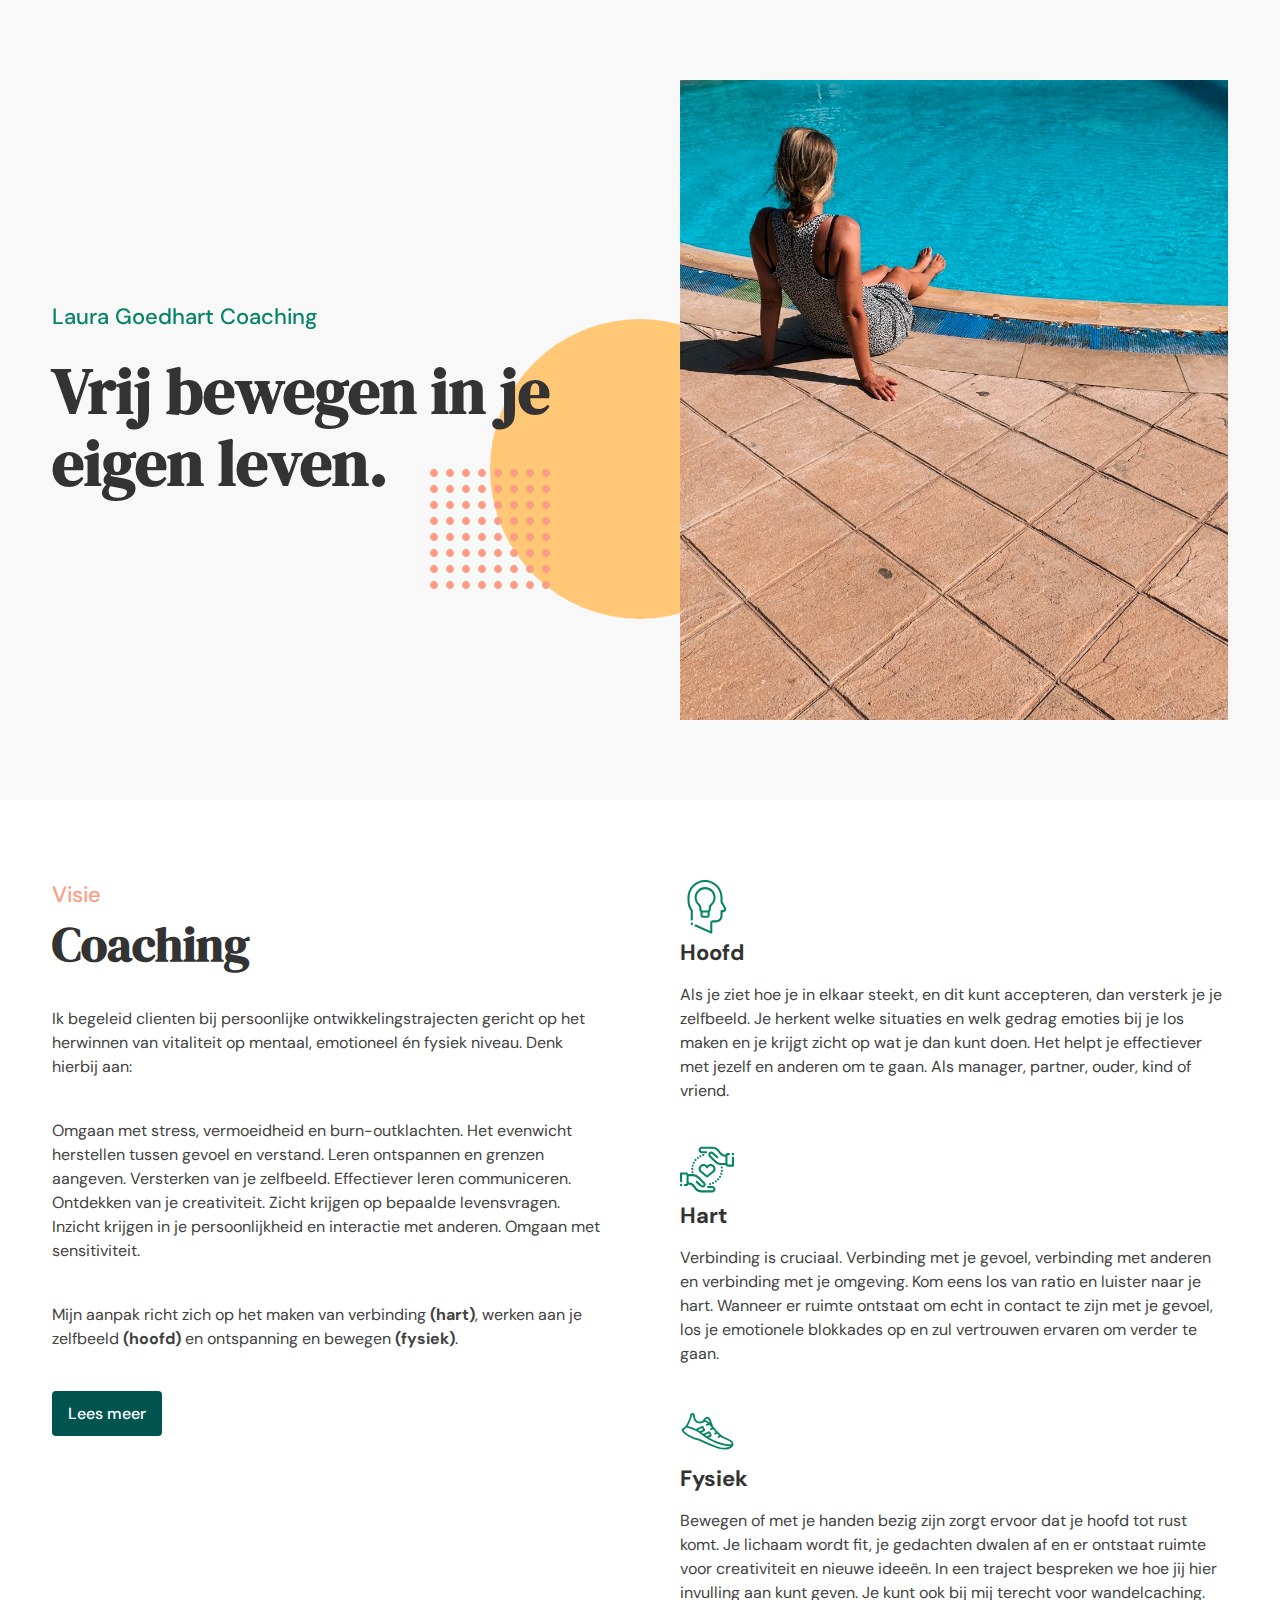
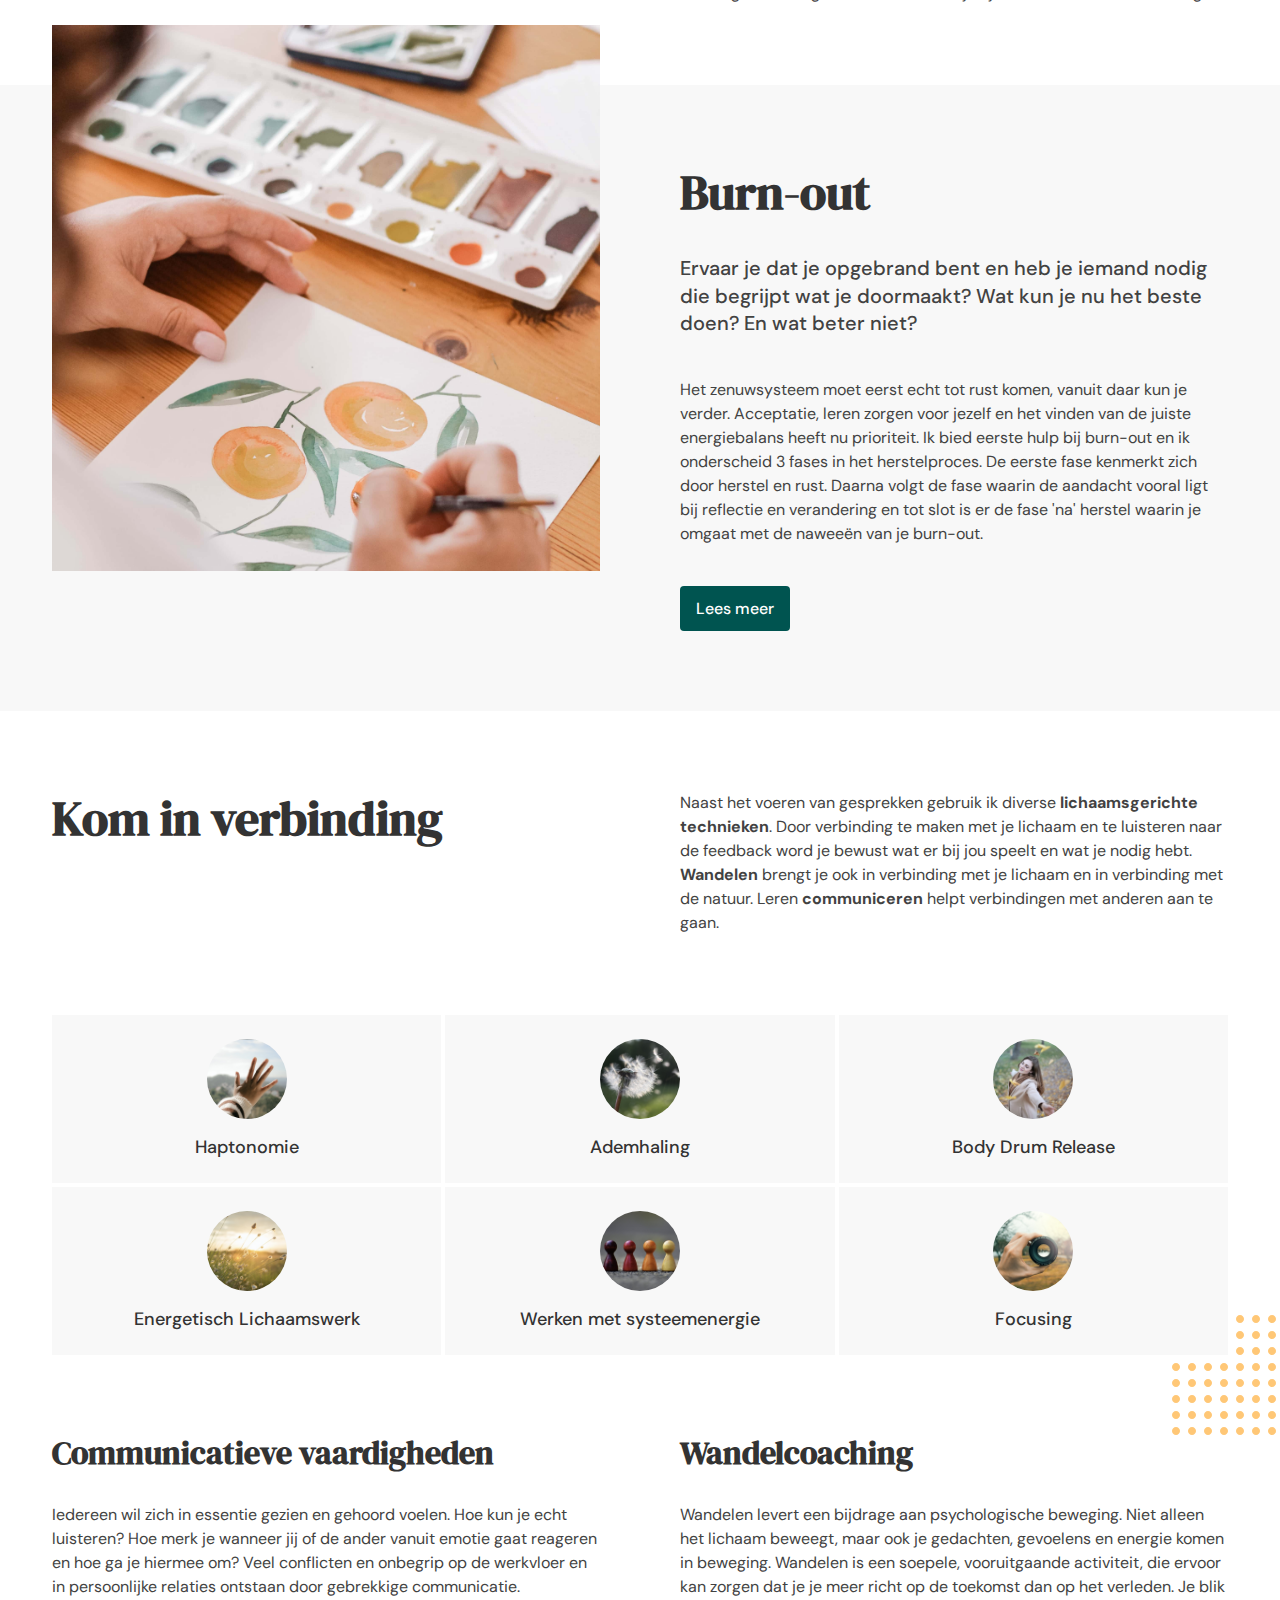
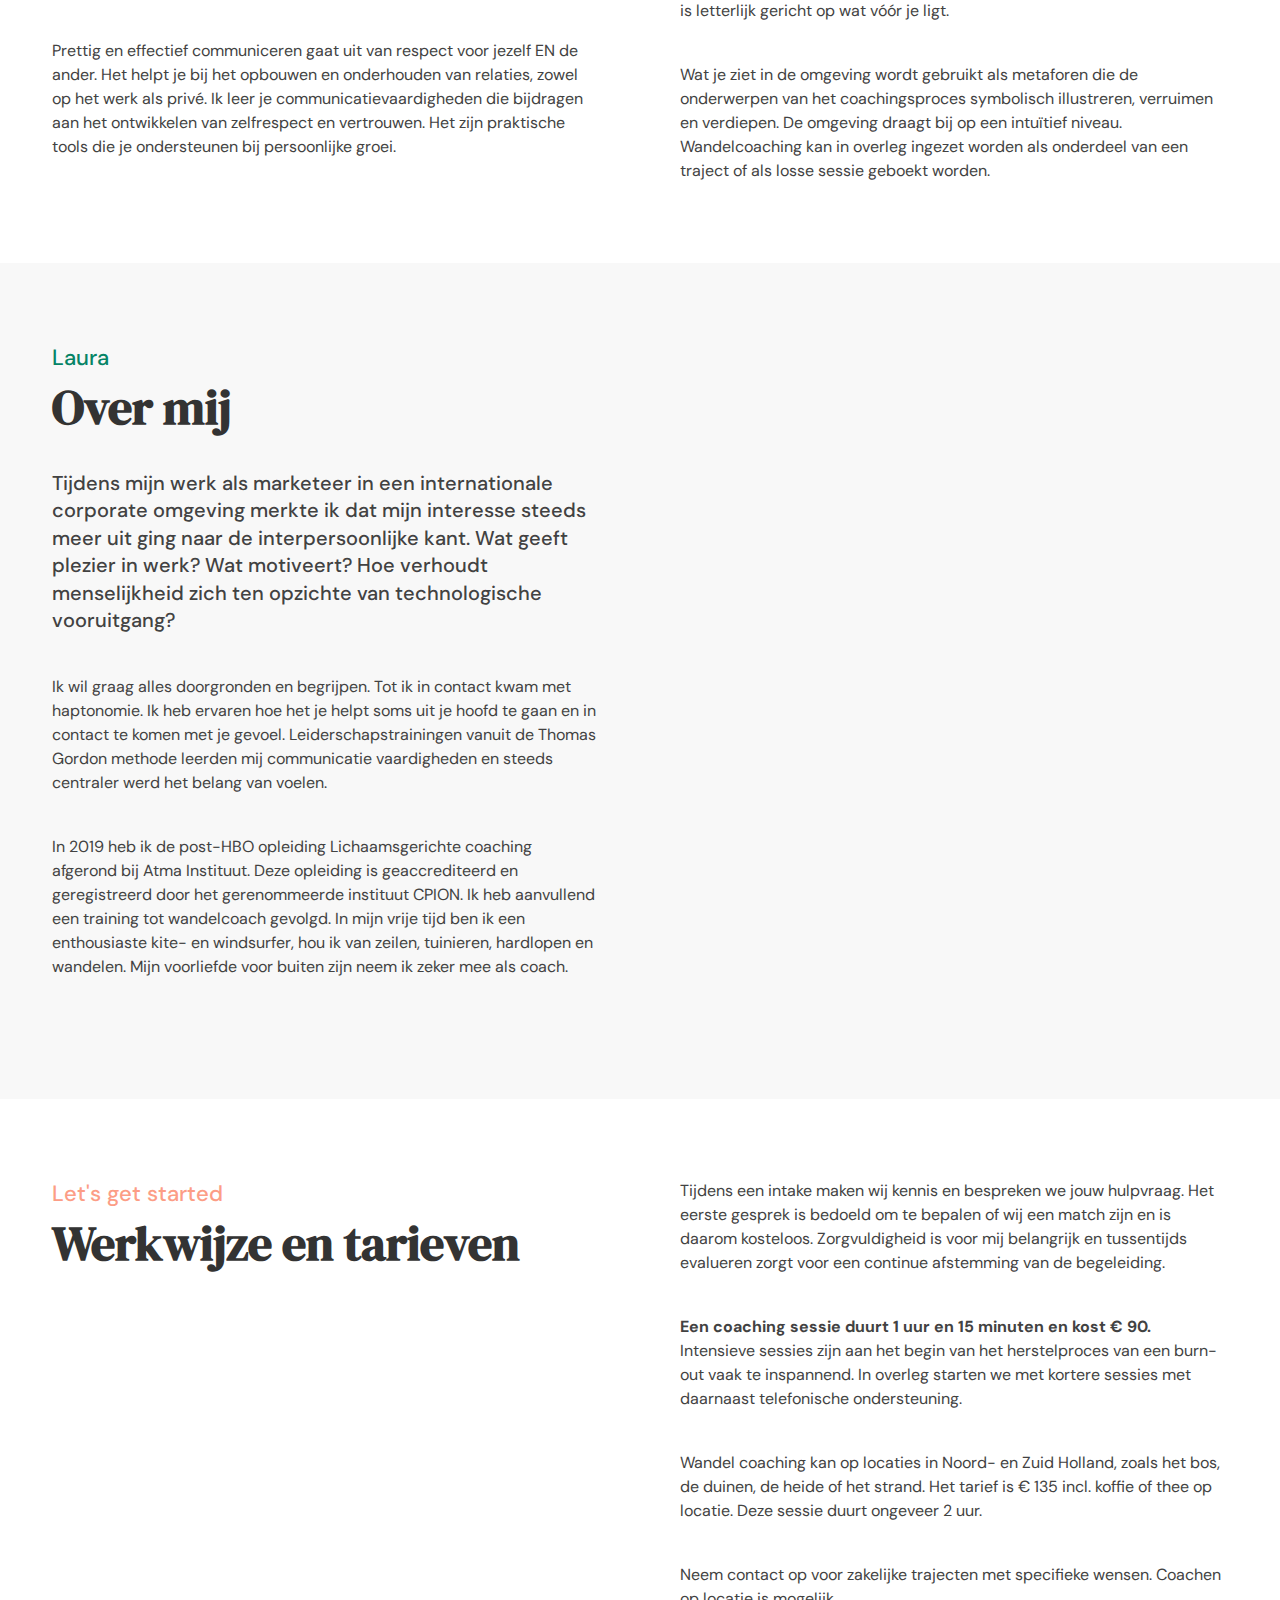
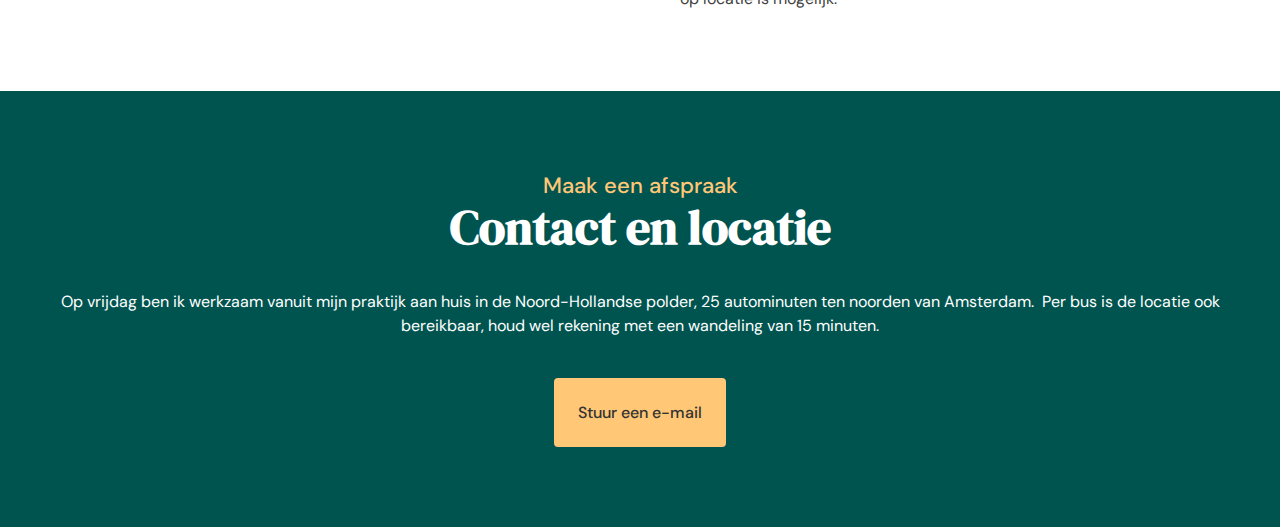
<file: _old/index.html>
<!doctype html>
<html>

<head>
  <title>Laura Goedhart Coaching</title>
  <link rel="stylesheet" href="style.css">

  <link href="https://fonts.googleapis.com/css?family=DM+Sans:400,500,700|DM+Serif+Display&display=swap" rel="stylesheet">

  <meta charset="UTF-8">
  <meta name="viewport" content="width=device-width,initial-scale=1,maximum-scale=1,user-scalable=no">
  <meta http-equiv="X-UA-Compatible" content="IE=edge,chrome=1">
  <meta name="HandheldFriendly" content="true">

</head>

<body>

  <section class="hero">
    <div class="wrapper">
      <div class="columns">
        <div class="cell">
          <h5>Laura Goedhart Coaching</h5>
          <h1>Vrij bewegen in je eigen leven.</h1>

          <div class="artifacts rellax"><div class="circle">
            <svg class="grid rellax" data-rellax-speed="1" width="120px" height="120px" viewBox="0 0 120 120" version="1.1" xmlns="http://www.w3.org/2000/svg" xmlns:xlink="http://www.w3.org/1999/xlink">
                    <g id="Grid" fill="#000000" fill-rule="nonzero">
                        <path d="M8,4 C8,6.20914 6.20914,8 4,8 C1.79086,8 0,6.20914 0,4 C0,1.79086 1.79086,0 4,0 C6.20914,0 8,1.79086 8,4 Z" id="Path"></path>
                        <path d="M24,4 C24,6.20914 22.2091,8 20,8 C17.7909,8 16,6.20914 16,4 C16,1.79086 17.7909,0 20,0 C22.2091,0 24,1.79086 24,4 Z" id="Path"></path>
                        <path d="M40,4 C40,6.20914 38.2091,8 36,8 C33.7909,8 32,6.20914 32,4 C32,1.79086 33.7909,0 36,0 C38.2091,0 40,1.79086 40,4 Z" id="Path"></path>
                        <path d="M56,4 C56,6.20914 54.2091,8 52,8 C49.7909,8 48,6.20914 48,4 C48,1.79086 49.7909,0 52,0 C54.2091,0 56,1.79086 56,4 Z" id="Path"></path>
                        <path d="M72,4 C72,6.20914 70.2091,8 68,8 C65.7909,8 64,6.20914 64,4 C64,1.79086 65.7909,0 68,0 C70.2091,0 72,1.79086 72,4 Z" id="Path"></path>
                        <path d="M88,4 C88,6.20914 86.2091,8 84,8 C81.7909,8 80,6.20914 80,4 C80,1.79086 81.7909,0 84,0 C86.2091,0 88,1.79086 88,4 Z" id="Path"></path>
                        <path d="M104,4 C104,6.20914 102.209,8 100,8 C97.7909,8 96,6.20914 96,4 C96,1.79086 97.7909,0 100,0 C102.209,0 104,1.79086 104,4 Z" id="Path"></path>
                        <path d="M120,4 C120,6.20914 118.209,8 116,8 C113.791,8 112,6.20914 112,4 C112,1.79086 113.791,0 116,0 C118.209,0 120,1.79086 120,4 Z" id="Path"></path>
                        <path d="M8,20 C8,22.2091 6.20914,24 4,24 C1.79086,24 0,22.2091 0,20 C0,17.7909 1.79086,16 4,16 C6.20914,16 8,17.7909 8,20 Z" id="Path"></path>
                        <path d="M24,20 C24,22.2091 22.2091,24 20,24 C17.7909,24 16,22.2091 16,20 C16,17.7909 17.7909,16 20,16 C22.2091,16 24,17.7909 24,20 Z" id="Path"></path>
                        <path d="M40,20 C40,22.2091 38.2091,24 36,24 C33.7909,24 32,22.2091 32,20 C32,17.7909 33.7909,16 36,16 C38.2091,16 40,17.7909 40,20 Z" id="Path"></path>
                        <path d="M56,20 C56,22.2091 54.2091,24 52,24 C49.7909,24 48,22.2091 48,20 C48,17.7909 49.7909,16 52,16 C54.2091,16 56,17.7909 56,20 Z" id="Path"></path>
                        <path d="M72,20 C72,22.2091 70.2091,24 68,24 C65.7909,24 64,22.2091 64,20 C64,17.7909 65.7909,16 68,16 C70.2091,16 72,17.7909 72,20 Z" id="Path"></path>
                        <path d="M88,20 C88,22.2091 86.2091,24 84,24 C81.7909,24 80,22.2091 80,20 C80,17.7909 81.7909,16 84,16 C86.2091,16 88,17.7909 88,20 Z" id="Path"></path>
                        <path d="M104,20 C104,22.2091 102.209,24 100,24 C97.7909,24 96,22.2091 96,20 C96,17.7909 97.7909,16 100,16 C102.209,16 104,17.7909 104,20 Z" id="Path"></path>
                        <path d="M120,20 C120,22.2091 118.209,24 116,24 C113.791,24 112,22.2091 112,20 C112,17.7909 113.791,16 116,16 C118.209,16 120,17.7909 120,20 Z" id="Path"></path>
                        <path d="M8,36 C8,38.2091 6.20914,40 4,40 C1.79086,40 0,38.2091 0,36 C0,33.7909 1.79086,32 4,32 C6.20914,32 8,33.7909 8,36 Z" id="Path"></path>
                        <path d="M24,36 C24,38.2091 22.2091,40 20,40 C17.7909,40 16,38.2091 16,36 C16,33.7909 17.7909,32 20,32 C22.2091,32 24,33.7909 24,36 Z" id="Path"></path>
                        <path d="M40,36 C40,38.2091 38.2091,40 36,40 C33.7909,40 32,38.2091 32,36 C32,33.7909 33.7909,32 36,32 C38.2091,32 40,33.7909 40,36 Z" id="Path"></path>
                        <path d="M56,36 C56,38.2091 54.2091,40 52,40 C49.7909,40 48,38.2091 48,36 C48,33.7909 49.7909,32 52,32 C54.2091,32 56,33.7909 56,36 Z" id="Path"></path>
                        <path d="M72,36 C72,38.2091 70.2091,40 68,40 C65.7909,40 64,38.2091 64,36 C64,33.7909 65.7909,32 68,32 C70.2091,32 72,33.7909 72,36 Z" id="Path"></path>
                        <path d="M88,36 C88,38.2091 86.2091,40 84,40 C81.7909,40 80,38.2091 80,36 C80,33.7909 81.7909,32 84,32 C86.2091,32 88,33.7909 88,36 Z" id="Path"></path>
                        <path d="M104,36 C104,38.2091 102.209,40 100,40 C97.7909,40 96,38.2091 96,36 C96,33.7909 97.7909,32 100,32 C102.209,32 104,33.7909 104,36 Z" id="Path"></path>
                        <path d="M120,36 C120,38.2091 118.209,40 116,40 C113.791,40 112,38.2091 112,36 C112,33.7909 113.791,32 116,32 C118.209,32 120,33.7909 120,36 Z" id="Path"></path>
                        <path d="M8,52 C8,54.2091 6.20914,56 4,56 C1.79086,56 0,54.2091 0,52 C0,49.7909 1.79086,48 4,48 C6.20914,48 8,49.7909 8,52 Z" id="Path"></path>
                        <path d="M24,52 C24,54.2091 22.2091,56 20,56 C17.7909,56 16,54.2091 16,52 C16,49.7909 17.7909,48 20,48 C22.2091,48 24,49.7909 24,52 Z" id="Path"></path>
                        <path d="M40,52 C40,54.2091 38.2091,56 36,56 C33.7909,56 32,54.2091 32,52 C32,49.7909 33.7909,48 36,48 C38.2091,48 40,49.7909 40,52 Z" id="Path"></path>
                        <path d="M56,52 C56,54.2091 54.2091,56 52,56 C49.7909,56 48,54.2091 48,52 C48,49.7909 49.7909,48 52,48 C54.2091,48 56,49.7909 56,52 Z" id="Path"></path>
                        <path d="M72,52 C72,54.2091 70.2091,56 68,56 C65.7909,56 64,54.2091 64,52 C64,49.7909 65.7909,48 68,48 C70.2091,48 72,49.7909 72,52 Z" id="Path"></path>
                        <path d="M88,52 C88,54.2091 86.2091,56 84,56 C81.7909,56 80,54.2091 80,52 C80,49.7909 81.7909,48 84,48 C86.2091,48 88,49.7909 88,52 Z" id="Path"></path>
                        <path d="M104,52 C104,54.2091 102.209,56 100,56 C97.7909,56 96,54.2091 96,52 C96,49.7909 97.7909,48 100,48 C102.209,48 104,49.7909 104,52 Z" id="Path"></path>
                        <path d="M120,52 C120,54.2091 118.209,56 116,56 C113.791,56 112,54.2091 112,52 C112,49.7909 113.791,48 116,48 C118.209,48 120,49.7909 120,52 Z" id="Path"></path>
                        <path d="M8,68 C8,70.2091 6.20914,72 4,72 C1.79086,72 0,70.2091 0,68 C0,65.7909 1.79086,64 4,64 C6.20914,64 8,65.7909 8,68 Z" id="Path"></path>
                        <path d="M24,68 C24,70.2091 22.2091,72 20,72 C17.7909,72 16,70.2091 16,68 C16,65.7909 17.7909,64 20,64 C22.2091,64 24,65.7909 24,68 Z" id="Path"></path>
                        <path d="M40,68 C40,70.2091 38.2091,72 36,72 C33.7909,72 32,70.2091 32,68 C32,65.7909 33.7909,64 36,64 C38.2091,64 40,65.7909 40,68 Z" id="Path"></path>
                        <path d="M56,68 C56,70.2091 54.2091,72 52,72 C49.7909,72 48,70.2091 48,68 C48,65.7909 49.7909,64 52,64 C54.2091,64 56,65.7909 56,68 Z" id="Path"></path>
                        <path d="M72,68 C72,70.2091 70.2091,72 68,72 C65.7909,72 64,70.2091 64,68 C64,65.7909 65.7909,64 68,64 C70.2091,64 72,65.7909 72,68 Z" id="Path"></path>
                        <path d="M88,68 C88,70.2091 86.2091,72 84,72 C81.7909,72 80,70.2091 80,68 C80,65.7909 81.7909,64 84,64 C86.2091,64 88,65.7909 88,68 Z" id="Path"></path>
                        <path d="M104,68 C104,70.2091 102.209,72 100,72 C97.7909,72 96,70.2091 96,68 C96,65.7909 97.7909,64 100,64 C102.209,64 104,65.7909 104,68 Z" id="Path"></path>
                        <path d="M120,68 C120,70.2091 118.209,72 116,72 C113.791,72 112,70.2091 112,68 C112,65.7909 113.791,64 116,64 C118.209,64 120,65.7909 120,68 Z" id="Path"></path>
                        <path d="M8,84 C8,86.2091 6.20914,88 4,88 C1.79086,88 0,86.2091 0,84 C0,81.7909 1.79086,80 4,80 C6.20914,80 8,81.7909 8,84 Z" id="Path"></path>
                        <path d="M24,84 C24,86.2091 22.2091,88 20,88 C17.7909,88 16,86.2091 16,84 C16,81.7909 17.7909,80 20,80 C22.2091,80 24,81.7909 24,84 Z" id="Path"></path>
                        <path d="M40,84 C40,86.2091 38.2091,88 36,88 C33.7909,88 32,86.2091 32,84 C32,81.7909 33.7909,80 36,80 C38.2091,80 40,81.7909 40,84 Z" id="Path"></path>
                        <path d="M56,84 C56,86.2091 54.2091,88 52,88 C49.7909,88 48,86.2091 48,84 C48,81.7909 49.7909,80 52,80 C54.2091,80 56,81.7909 56,84 Z" id="Path"></path>
                        <path d="M72,84 C72,86.2091 70.2091,88 68,88 C65.7909,88 64,86.2091 64,84 C64,81.7909 65.7909,80 68,80 C70.2091,80 72,81.7909 72,84 Z" id="Path"></path>
                        <path d="M88,84 C88,86.2091 86.2091,88 84,88 C81.7909,88 80,86.2091 80,84 C80,81.7909 81.7909,80 84,80 C86.2091,80 88,81.7909 88,84 Z" id="Path"></path>
                        <path d="M104,84 C104,86.2091 102.209,88 100,88 C97.7909,88 96,86.2091 96,84 C96,81.7909 97.7909,80 100,80 C102.209,80 104,81.7909 104,84 Z" id="Path"></path>
                        <path d="M120,84 C120,86.2091 118.209,88 116,88 C113.791,88 112,86.2091 112,84 C112,81.7909 113.791,80 116,80 C118.209,80 120,81.7909 120,84 Z" id="Path"></path>
                        <path d="M8,100 C8,102.209 6.20914,104 4,104 C1.79086,104 0,102.209 0,100 C0,97.7909 1.79086,96 4,96 C6.20914,96 8,97.7909 8,100 Z" id="Path"></path>
                        <path d="M24,100 C24,102.209 22.2091,104 20,104 C17.7909,104 16,102.209 16,100 C16,97.7909 17.7909,96 20,96 C22.2091,96 24,97.7909 24,100 Z" id="Path"></path>
                        <path d="M40,100 C40,102.209 38.2091,104 36,104 C33.7909,104 32,102.209 32,100 C32,97.7909 33.7909,96 36,96 C38.2091,96 40,97.7909 40,100 Z" id="Path"></path>
                        <path d="M56,100 C56,102.209 54.2091,104 52,104 C49.7909,104 48,102.209 48,100 C48,97.7909 49.7909,96 52,96 C54.2091,96 56,97.7909 56,100 Z" id="Path"></path>
                        <path d="M72,100 C72,102.209 70.2091,104 68,104 C65.7909,104 64,102.209 64,100 C64,97.7909 65.7909,96 68,96 C70.2091,96 72,97.7909 72,100 Z" id="Path"></path>
                        <path d="M88,100 C88,102.209 86.2091,104 84,104 C81.7909,104 80,102.209 80,100 C80,97.7909 81.7909,96 84,96 C86.2091,96 88,97.7909 88,100 Z" id="Path"></path>
                        <path d="M104,100 C104,102.209 102.209,104 100,104 C97.7909,104 96,102.209 96,100 C96,97.7909 97.7909,96 100,96 C102.209,96 104,97.7909 104,100 Z" id="Path"></path>
                        <path d="M120,100 C120,102.209 118.209,104 116,104 C113.791,104 112,102.209 112,100 C112,97.7909 113.791,96 116,96 C118.209,96 120,97.7909 120,100 Z" id="Path"></path>
                        <path d="M8,116 C8,118.209 6.20914,120 4,120 C1.79086,120 0,118.209 0,116 C0,113.791 1.79086,112 4,112 C6.20914,112 8,113.791 8,116 Z" id="Path"></path>
                        <path d="M24,116 C24,118.209 22.2091,120 20,120 C17.7909,120 16,118.209 16,116 C16,113.791 17.7909,112 20,112 C22.2091,112 24,113.791 24,116 Z" id="Path"></path>
                        <path d="M40,116 C40,118.209 38.2091,120 36,120 C33.7909,120 32,118.209 32,116 C32,113.791 33.7909,112 36,112 C38.2091,112 40,113.791 40,116 Z" id="Path"></path>
                        <path d="M56,116 C56,118.209 54.2091,120 52,120 C49.7909,120 48,118.209 48,116 C48,113.791 49.7909,112 52,112 C54.2091,112 56,113.791 56,116 Z" id="Path"></path>
                        <path d="M72,116 C72,118.209 70.2091,120 68,120 C65.7909,120 64,118.209 64,116 C64,113.791 65.7909,112 68,112 C70.2091,112 72,113.791 72,116 Z" id="Path"></path>
                        <path d="M88,116 C88,118.209 86.2091,120 84,120 C81.7909,120 80,118.209 80,116 C80,113.791 81.7909,112 84,112 C86.2091,112 88,113.791 88,116 Z" id="Path"></path>
                        <path d="M104,116 C104,118.209 102.209,120 100,120 C97.7909,120 96,118.209 96,116 C96,113.791 97.7909,112 100,112 C102.209,112 104,113.791 104,116 Z" id="Path"></path>
                        <path d="M120,116 C120,118.209 118.209,120 116,120 C113.791,120 112,118.209 112,116 C112,113.791 113.791,112 116,112 C118.209,112 120,113.791 120,116 Z" id="Path"></path>
                    </g>
            </svg>
            </div>
          </div>
        </div>

        <div class="cell">
          <div id="headerphoto"></div>
        </div>
      </div>

    </div>
  </section>

  <section class="vision">
    <div class="wrapper">
      <div class="columns">
        <div class="cell">
          <h5>Visie</h5>
          <h2>Coaching</h2>

          <p>Ik begeleid clienten bij persoonlijke ontwikkelingstrajecten gericht op het herwinnen van vitaliteit op mentaal, emotioneel én fysiek niveau. Denk hierbij aan:</p>
          <p>Omgaan met stress, vermoeidheid en burn-outklachten. Het evenwicht herstellen tussen gevoel en verstand. Leren ontspannen en grenzen aangeven. Versterken van je zelfbeeld. Effectiever leren communiceren. Ontdekken van je creativiteit. Zicht krijgen op bepaalde levensvragen. Inzicht krijgen in je persoonlijkheid en interactie met anderen. Omgaan met sensitiviteit.</p>
          <p>Mijn aanpak richt zich op het maken van verbinding <strong>(hart)</strong>, werken aan je zelfbeeld <strong>(hoofd)</strong> en ontspanning en bewegen <strong>(fysiek)</strong>.</p>


          <a href="coaching.html"><button>Lees meer</button></a>

          <div class="artifacts rellax" data-rellax-speed="2"><div class="circle"></div></div>
        </div>

        <div class="cell">
          <div class="item">
            <img src="img/headbulb.svg">
            <h4>Hoofd</h4>
            <p>Als je ziet hoe je in elkaar steekt, en dit kunt accepteren, dan versterk je je zelfbeeld. Je herkent welke situaties en welk gedrag emoties bij je los maken en je krijgt zicht op wat je dan kunt doen. Het helpt je effectiever met jezelf en anderen om te gaan. Als manager, partner, ouder, kind of vriend.</p>
          </div>

          <div class="item">
            <img src="img/heart.svg">
            <h4>Hart</h4>
            <p>Verbinding is cruciaal. Verbinding met je gevoel, verbinding met anderen en verbinding met je omgeving. Kom eens los van ratio en luister naar je hart. Wanneer er ruimte ontstaat om echt in contact te zijn met je gevoel, los je emotionele blokkades op en zul vertrouwen ervaren om verder te gaan.</p>
          </div>

          <div class="item">
            <img src="img/shoe.svg">
            <h4>Fysiek</h4>
            <p>Bewegen of met je handen bezig zijn zorgt ervoor dat je hoofd tot rust komt. Je lichaam wordt fit, je gedachten dwalen af en er ontstaat ruimte voor creativiteit en nieuwe ideeën. In een traject bespreken we hoe jij hier invulling aan kunt geven. Je kunt ook bij mij terecht voor wandelcaching.</p>
          </div>
        </div>
      </div>

    </div>
  </section>

  <section class="burnout">
    <div class="wrapper">
      <div class="columns">
        <div class="cell">
          <div id="burnout"></div>
        </div>

        <div class="cell">
          <h2>Burn-out</h2>

          <p class="intro">Ervaar je dat je opgebrand bent en heb je iemand nodig die begrijpt wat je doormaakt? Wat kun je nu het beste doen? En wat beter niet?</p>
          <p>Het zenuwsysteem moet eerst echt tot rust komen, vanuit daar kun je verder. Acceptatie, leren zorgen voor jezelf en het vinden van de juiste energiebalans heeft nu prioriteit. Ik bied eerste hulp bij burn-out en ik onderscheid 3 fases in het herstelproces. De eerste fase kenmerkt zich door herstel en rust. Daarna volgt de fase waarin de aandacht vooral ligt bij reflectie en verandering en tot slot is er de fase 'na' herstel waarin je omgaat met de naweeën van je burn-out.</p>

          <a href="burnout.html"><button>Lees meer</button></a>
        </div>
      </div>

    </div>
  </section>

  <section class="methods">
    <div class="wrapper">
      <div class="columns">
        <div class="cell">
          <h2>Kom in verbinding</h2>
        </div>

        <div class="cell">
          <p>Naast het voeren van gesprekken gebruik ik diverse <strong>lichaamsgerichte technieken</strong>. Door verbinding te maken met je lichaam en te luisteren naar de feedback word je bewust wat er bij jou speelt en wat je nodig hebt. <strong>Wandelen</strong> brengt je ook in verbinding met je lichaam en in verbinding met de natuur. Leren <strong>communiceren</strong> helpt verbindingen met anderen aan te gaan.</p>
        </div>
      </div>

      <div class="grid">
        <a href="methods.html#haptonomie" class="item">
          <div class="photo" style="background-image: url('img/hand.jpg')"></div>
          <h5>Haptonomie</h5>
        </a>

        <a href="methods.html#ademhaling" class="item">
          <div class="photo" style="background-image: url('img/flower.jpg')"></div>
          <h5>Ademhaling</h5>
        </a>

        <a href="methods.html#bodydrumrelease" class="item">
          <div class="photo" style="background-image: url('img/bdr.jpg')"></div>
          <h5>Body Drum Release</h5>
        </a>

        <a href="methods.html#energetischlichaamswerk" class="item">
          <div class="photo" style="background-image: url('img/energy.jpg')"></div>
          <h5>Energetisch Lichaamswerk</h5>
        </a>

        <a href="methods.html#werkenmetsysteemenergie" class="item">
          <div class="photo" style="background-image: url('img/system.jpg')"></div>
          <h5>Werken met systeemenergie</h5>
        </a>

        <a href="methods.html#focusing" class="item">
          <div class="photo" style="background-image: url('img/focus.jpg')"></div>
          <h5>Focusing</h5>
        </a>
      </div>

      <div class="artifacts"><svg class="grid" width="120px" height="120px" viewBox="0 0 120 120" version="1.1" xmlns="http://www.w3.org/2000/svg" xmlns:xlink="http://www.w3.org/1999/xlink">
              <g id="Grid" fill="#000000" fill-rule="nonzero">
                  <path d="M8,4 C8,6.20914 6.20914,8 4,8 C1.79086,8 0,6.20914 0,4 C0,1.79086 1.79086,0 4,0 C6.20914,0 8,1.79086 8,4 Z" id="Path"></path>
                  <path d="M24,4 C24,6.20914 22.2091,8 20,8 C17.7909,8 16,6.20914 16,4 C16,1.79086 17.7909,0 20,0 C22.2091,0 24,1.79086 24,4 Z" id="Path"></path>
                  <path d="M40,4 C40,6.20914 38.2091,8 36,8 C33.7909,8 32,6.20914 32,4 C32,1.79086 33.7909,0 36,0 C38.2091,0 40,1.79086 40,4 Z" id="Path"></path>
                  <path d="M56,4 C56,6.20914 54.2091,8 52,8 C49.7909,8 48,6.20914 48,4 C48,1.79086 49.7909,0 52,0 C54.2091,0 56,1.79086 56,4 Z" id="Path"></path>
                  <path d="M72,4 C72,6.20914 70.2091,8 68,8 C65.7909,8 64,6.20914 64,4 C64,1.79086 65.7909,0 68,0 C70.2091,0 72,1.79086 72,4 Z" id="Path"></path>
                  <path d="M88,4 C88,6.20914 86.2091,8 84,8 C81.7909,8 80,6.20914 80,4 C80,1.79086 81.7909,0 84,0 C86.2091,0 88,1.79086 88,4 Z" id="Path"></path>
                  <path d="M104,4 C104,6.20914 102.209,8 100,8 C97.7909,8 96,6.20914 96,4 C96,1.79086 97.7909,0 100,0 C102.209,0 104,1.79086 104,4 Z" id="Path"></path>
                  <path d="M120,4 C120,6.20914 118.209,8 116,8 C113.791,8 112,6.20914 112,4 C112,1.79086 113.791,0 116,0 C118.209,0 120,1.79086 120,4 Z" id="Path"></path>
                  <path d="M8,20 C8,22.2091 6.20914,24 4,24 C1.79086,24 0,22.2091 0,20 C0,17.7909 1.79086,16 4,16 C6.20914,16 8,17.7909 8,20 Z" id="Path"></path>
                  <path d="M24,20 C24,22.2091 22.2091,24 20,24 C17.7909,24 16,22.2091 16,20 C16,17.7909 17.7909,16 20,16 C22.2091,16 24,17.7909 24,20 Z" id="Path"></path>
                  <path d="M40,20 C40,22.2091 38.2091,24 36,24 C33.7909,24 32,22.2091 32,20 C32,17.7909 33.7909,16 36,16 C38.2091,16 40,17.7909 40,20 Z" id="Path"></path>
                  <path d="M56,20 C56,22.2091 54.2091,24 52,24 C49.7909,24 48,22.2091 48,20 C48,17.7909 49.7909,16 52,16 C54.2091,16 56,17.7909 56,20 Z" id="Path"></path>
                  <path d="M72,20 C72,22.2091 70.2091,24 68,24 C65.7909,24 64,22.2091 64,20 C64,17.7909 65.7909,16 68,16 C70.2091,16 72,17.7909 72,20 Z" id="Path"></path>
                  <path d="M88,20 C88,22.2091 86.2091,24 84,24 C81.7909,24 80,22.2091 80,20 C80,17.7909 81.7909,16 84,16 C86.2091,16 88,17.7909 88,20 Z" id="Path"></path>
                  <path d="M104,20 C104,22.2091 102.209,24 100,24 C97.7909,24 96,22.2091 96,20 C96,17.7909 97.7909,16 100,16 C102.209,16 104,17.7909 104,20 Z" id="Path"></path>
                  <path d="M120,20 C120,22.2091 118.209,24 116,24 C113.791,24 112,22.2091 112,20 C112,17.7909 113.791,16 116,16 C118.209,16 120,17.7909 120,20 Z" id="Path"></path>
                  <path d="M8,36 C8,38.2091 6.20914,40 4,40 C1.79086,40 0,38.2091 0,36 C0,33.7909 1.79086,32 4,32 C6.20914,32 8,33.7909 8,36 Z" id="Path"></path>
                  <path d="M24,36 C24,38.2091 22.2091,40 20,40 C17.7909,40 16,38.2091 16,36 C16,33.7909 17.7909,32 20,32 C22.2091,32 24,33.7909 24,36 Z" id="Path"></path>
                  <path d="M40,36 C40,38.2091 38.2091,40 36,40 C33.7909,40 32,38.2091 32,36 C32,33.7909 33.7909,32 36,32 C38.2091,32 40,33.7909 40,36 Z" id="Path"></path>
                  <path d="M56,36 C56,38.2091 54.2091,40 52,40 C49.7909,40 48,38.2091 48,36 C48,33.7909 49.7909,32 52,32 C54.2091,32 56,33.7909 56,36 Z" id="Path"></path>
                  <path d="M72,36 C72,38.2091 70.2091,40 68,40 C65.7909,40 64,38.2091 64,36 C64,33.7909 65.7909,32 68,32 C70.2091,32 72,33.7909 72,36 Z" id="Path"></path>
                  <path d="M88,36 C88,38.2091 86.2091,40 84,40 C81.7909,40 80,38.2091 80,36 C80,33.7909 81.7909,32 84,32 C86.2091,32 88,33.7909 88,36 Z" id="Path"></path>
                  <path d="M104,36 C104,38.2091 102.209,40 100,40 C97.7909,40 96,38.2091 96,36 C96,33.7909 97.7909,32 100,32 C102.209,32 104,33.7909 104,36 Z" id="Path"></path>
                  <path d="M120,36 C120,38.2091 118.209,40 116,40 C113.791,40 112,38.2091 112,36 C112,33.7909 113.791,32 116,32 C118.209,32 120,33.7909 120,36 Z" id="Path"></path>
                  <path d="M8,52 C8,54.2091 6.20914,56 4,56 C1.79086,56 0,54.2091 0,52 C0,49.7909 1.79086,48 4,48 C6.20914,48 8,49.7909 8,52 Z" id="Path"></path>
                  <path d="M24,52 C24,54.2091 22.2091,56 20,56 C17.7909,56 16,54.2091 16,52 C16,49.7909 17.7909,48 20,48 C22.2091,48 24,49.7909 24,52 Z" id="Path"></path>
                  <path d="M40,52 C40,54.2091 38.2091,56 36,56 C33.7909,56 32,54.2091 32,52 C32,49.7909 33.7909,48 36,48 C38.2091,48 40,49.7909 40,52 Z" id="Path"></path>
                  <path d="M56,52 C56,54.2091 54.2091,56 52,56 C49.7909,56 48,54.2091 48,52 C48,49.7909 49.7909,48 52,48 C54.2091,48 56,49.7909 56,52 Z" id="Path"></path>
                  <path d="M72,52 C72,54.2091 70.2091,56 68,56 C65.7909,56 64,54.2091 64,52 C64,49.7909 65.7909,48 68,48 C70.2091,48 72,49.7909 72,52 Z" id="Path"></path>
                  <path d="M88,52 C88,54.2091 86.2091,56 84,56 C81.7909,56 80,54.2091 80,52 C80,49.7909 81.7909,48 84,48 C86.2091,48 88,49.7909 88,52 Z" id="Path"></path>
                  <path d="M104,52 C104,54.2091 102.209,56 100,56 C97.7909,56 96,54.2091 96,52 C96,49.7909 97.7909,48 100,48 C102.209,48 104,49.7909 104,52 Z" id="Path"></path>
                  <path d="M120,52 C120,54.2091 118.209,56 116,56 C113.791,56 112,54.2091 112,52 C112,49.7909 113.791,48 116,48 C118.209,48 120,49.7909 120,52 Z" id="Path"></path>
                  <path d="M8,68 C8,70.2091 6.20914,72 4,72 C1.79086,72 0,70.2091 0,68 C0,65.7909 1.79086,64 4,64 C6.20914,64 8,65.7909 8,68 Z" id="Path"></path>
                  <path d="M24,68 C24,70.2091 22.2091,72 20,72 C17.7909,72 16,70.2091 16,68 C16,65.7909 17.7909,64 20,64 C22.2091,64 24,65.7909 24,68 Z" id="Path"></path>
                  <path d="M40,68 C40,70.2091 38.2091,72 36,72 C33.7909,72 32,70.2091 32,68 C32,65.7909 33.7909,64 36,64 C38.2091,64 40,65.7909 40,68 Z" id="Path"></path>
                  <path d="M56,68 C56,70.2091 54.2091,72 52,72 C49.7909,72 48,70.2091 48,68 C48,65.7909 49.7909,64 52,64 C54.2091,64 56,65.7909 56,68 Z" id="Path"></path>
                  <path d="M72,68 C72,70.2091 70.2091,72 68,72 C65.7909,72 64,70.2091 64,68 C64,65.7909 65.7909,64 68,64 C70.2091,64 72,65.7909 72,68 Z" id="Path"></path>
                  <path d="M88,68 C88,70.2091 86.2091,72 84,72 C81.7909,72 80,70.2091 80,68 C80,65.7909 81.7909,64 84,64 C86.2091,64 88,65.7909 88,68 Z" id="Path"></path>
                  <path d="M104,68 C104,70.2091 102.209,72 100,72 C97.7909,72 96,70.2091 96,68 C96,65.7909 97.7909,64 100,64 C102.209,64 104,65.7909 104,68 Z" id="Path"></path>
                  <path d="M120,68 C120,70.2091 118.209,72 116,72 C113.791,72 112,70.2091 112,68 C112,65.7909 113.791,64 116,64 C118.209,64 120,65.7909 120,68 Z" id="Path"></path>
                  <path d="M8,84 C8,86.2091 6.20914,88 4,88 C1.79086,88 0,86.2091 0,84 C0,81.7909 1.79086,80 4,80 C6.20914,80 8,81.7909 8,84 Z" id="Path"></path>
                  <path d="M24,84 C24,86.2091 22.2091,88 20,88 C17.7909,88 16,86.2091 16,84 C16,81.7909 17.7909,80 20,80 C22.2091,80 24,81.7909 24,84 Z" id="Path"></path>
                  <path d="M40,84 C40,86.2091 38.2091,88 36,88 C33.7909,88 32,86.2091 32,84 C32,81.7909 33.7909,80 36,80 C38.2091,80 40,81.7909 40,84 Z" id="Path"></path>
                  <path d="M56,84 C56,86.2091 54.2091,88 52,88 C49.7909,88 48,86.2091 48,84 C48,81.7909 49.7909,80 52,80 C54.2091,80 56,81.7909 56,84 Z" id="Path"></path>
                  <path d="M72,84 C72,86.2091 70.2091,88 68,88 C65.7909,88 64,86.2091 64,84 C64,81.7909 65.7909,80 68,80 C70.2091,80 72,81.7909 72,84 Z" id="Path"></path>
                  <path d="M88,84 C88,86.2091 86.2091,88 84,88 C81.7909,88 80,86.2091 80,84 C80,81.7909 81.7909,80 84,80 C86.2091,80 88,81.7909 88,84 Z" id="Path"></path>
                  <path d="M104,84 C104,86.2091 102.209,88 100,88 C97.7909,88 96,86.2091 96,84 C96,81.7909 97.7909,80 100,80 C102.209,80 104,81.7909 104,84 Z" id="Path"></path>
                  <path d="M120,84 C120,86.2091 118.209,88 116,88 C113.791,88 112,86.2091 112,84 C112,81.7909 113.791,80 116,80 C118.209,80 120,81.7909 120,84 Z" id="Path"></path>
                  <path d="M8,100 C8,102.209 6.20914,104 4,104 C1.79086,104 0,102.209 0,100 C0,97.7909 1.79086,96 4,96 C6.20914,96 8,97.7909 8,100 Z" id="Path"></path>
                  <path d="M24,100 C24,102.209 22.2091,104 20,104 C17.7909,104 16,102.209 16,100 C16,97.7909 17.7909,96 20,96 C22.2091,96 24,97.7909 24,100 Z" id="Path"></path>
                  <path d="M40,100 C40,102.209 38.2091,104 36,104 C33.7909,104 32,102.209 32,100 C32,97.7909 33.7909,96 36,96 C38.2091,96 40,97.7909 40,100 Z" id="Path"></path>
                  <path d="M56,100 C56,102.209 54.2091,104 52,104 C49.7909,104 48,102.209 48,100 C48,97.7909 49.7909,96 52,96 C54.2091,96 56,97.7909 56,100 Z" id="Path"></path>
                  <path d="M72,100 C72,102.209 70.2091,104 68,104 C65.7909,104 64,102.209 64,100 C64,97.7909 65.7909,96 68,96 C70.2091,96 72,97.7909 72,100 Z" id="Path"></path>
                  <path d="M88,100 C88,102.209 86.2091,104 84,104 C81.7909,104 80,102.209 80,100 C80,97.7909 81.7909,96 84,96 C86.2091,96 88,97.7909 88,100 Z" id="Path"></path>
                  <path d="M104,100 C104,102.209 102.209,104 100,104 C97.7909,104 96,102.209 96,100 C96,97.7909 97.7909,96 100,96 C102.209,96 104,97.7909 104,100 Z" id="Path"></path>
                  <path d="M120,100 C120,102.209 118.209,104 116,104 C113.791,104 112,102.209 112,100 C112,97.7909 113.791,96 116,96 C118.209,96 120,97.7909 120,100 Z" id="Path"></path>
                  <path d="M8,116 C8,118.209 6.20914,120 4,120 C1.79086,120 0,118.209 0,116 C0,113.791 1.79086,112 4,112 C6.20914,112 8,113.791 8,116 Z" id="Path"></path>
                  <path d="M24,116 C24,118.209 22.2091,120 20,120 C17.7909,120 16,118.209 16,116 C16,113.791 17.7909,112 20,112 C22.2091,112 24,113.791 24,116 Z" id="Path"></path>
                  <path d="M40,116 C40,118.209 38.2091,120 36,120 C33.7909,120 32,118.209 32,116 C32,113.791 33.7909,112 36,112 C38.2091,112 40,113.791 40,116 Z" id="Path"></path>
                  <path d="M56,116 C56,118.209 54.2091,120 52,120 C49.7909,120 48,118.209 48,116 C48,113.791 49.7909,112 52,112 C54.2091,112 56,113.791 56,116 Z" id="Path"></path>
                  <path d="M72,116 C72,118.209 70.2091,120 68,120 C65.7909,120 64,118.209 64,116 C64,113.791 65.7909,112 68,112 C70.2091,112 72,113.791 72,116 Z" id="Path"></path>
                  <path d="M88,116 C88,118.209 86.2091,120 84,120 C81.7909,120 80,118.209 80,116 C80,113.791 81.7909,112 84,112 C86.2091,112 88,113.791 88,116 Z" id="Path"></path>
                  <path d="M104,116 C104,118.209 102.209,120 100,120 C97.7909,120 96,118.209 96,116 C96,113.791 97.7909,112 100,112 C102.209,112 104,113.791 104,116 Z" id="Path"></path>
                  <path d="M120,116 C120,118.209 118.209,120 116,120 C113.791,120 112,118.209 112,116 C112,113.791 113.791,112 116,112 C118.209,112 120,113.791 120,116 Z" id="Path"></path>
              </g>
        </svg>
      </div>

      <div class="columns">
        <div class="cell">
          <h3>Communicatieve vaardigheden</h3>
          <p>Iedereen wil zich in essentie gezien en gehoord voelen. Hoe kun je echt luisteren? Hoe merk je wanneer jij of de ander vanuit emotie gaat reageren en hoe ga je hiermee om? Veel conflicten en onbegrip op de werkvloer en in persoonlijke relaties ontstaan door gebrekkige communicatie. </p>
          <p>Prettig en effectief communiceren gaat uit van respect voor jezelf EN de ander. Het helpt je bij het opbouwen en onderhouden van relaties, zowel op het werk als privé. Ik leer je communicatievaardigheden die bijdragen aan het ontwikkelen van zelfrespect en vertrouwen. Het zijn praktische tools die je ondersteunen bij persoonlijke groei.</p>
        </div>

        <div class="cell">
          <h3>Wandelcoaching</h3>
          <p>Wandelen levert een bijdrage aan psychologische beweging. Niet alleen het lichaam beweegt, maar ook je gedachten, gevoelens en energie komen in beweging. Wandelen is een soepele, vooruitgaande activiteit, die ervoor kan zorgen dat je je meer richt op de toekomst dan op het verleden. Je blik is letterlijk gericht op wat vóór je ligt.</p>
          <p>Wat je ziet in de omgeving wordt gebruikt als metaforen die de onderwerpen van het coachingsproces symbolisch illustreren, verruimen en verdiepen. De omgeving draagt bij op een intuïtief niveau. Wandelcoaching kan in overleg ingezet worden als onderdeel van een traject of als losse sessie geboekt worden.</p>
        </div>
      </div>
    </div>
  </section>

  <section class="about">
    <div class="wrapper">
      <div class="columns">
        <div class="cell">
          <h5>Laura</h5>
          <h2>Over mij</h2>

          <p class="intro">Tijdens mijn werk als marketeer in een internationale corporate omgeving merkte ik dat mijn interesse steeds meer uit ging naar de interpersoonlijke kant. Wat geeft plezier in werk? Wat motiveert? Hoe verhoudt menselijkheid zich ten opzichte van technologische vooruitgang?</p>
          <p>Ik wil graag alles doorgronden en begrijpen. Tot ik in contact kwam met haptonomie. Ik heb ervaren hoe het je helpt soms uit je hoofd te gaan en in contact te komen met je gevoel. Leiderschapstrainingen vanuit de Thomas Gordon methode leerden mij communicatie vaardigheden en steeds centraler werd het belang van voelen.</p>
          <p>In 2019 heb ik de post-HBO opleiding Lichaamsgerichte coaching afgerond bij Atma Instituut.  Deze opleiding is geaccrediteerd en geregistreerd door het gerenommeerde instituut CPION. Ik heb aanvullend een training tot wandelcoach gevolgd. In mijn vrije tijd ben ik een enthousiaste kite- en windsurfer, hou ik van zeilen, tuinieren, hardlopen en wandelen. Mijn voorliefde voor buiten zijn neem ik zeker mee als coach.</p>
        </div>

        <div class="cell">
        </div>
      </div>
    </div>
  </section>

  <section class="pricing">
    <div class="wrapper">
      <div class="columns">
        <div class="cell">
          <h5>Let's get started</h5>
          <h2>Werkwijze en tarieven</h2>
        </div>

        <div class="cell">
          <p>Tijdens een intake maken wij kennis en bespreken we jouw hulpvraag. Het eerste gesprek is bedoeld om te bepalen of wij een match zijn en is daarom kosteloos. Zorgvuldigheid is voor mij belangrijk en tussentijds evalueren zorgt voor een continue afstemming van de begeleiding.</p>

          <p><strong>Een coaching sessie duurt 1 uur en 15 minuten en kost € 90. </strong>Intensieve sessies zijn aan het begin van het herstelproces van een burn-out vaak te inspannend. In overleg starten we met kortere sessies met daarnaast telefonische ondersteuning.</p>
          <p>Wandel coaching kan op locaties in Noord- en Zuid Holland, zoals het bos, de duinen, de heide of het strand. Het tarief is € 135 incl. koffie of thee op locatie. Deze sessie duurt ongeveer 2 uur.</p>
          <p>Neem contact op voor zakelijke trajecten met specifieke wensen. Coachen op locatie is mogelijk.</p>

        </div>
      </div>
    </div>
  </section>

  <section class="contact">
    <div class="wrapper">
      <h5>Maak een afspraak<h5>
      <h2>Contact en locatie</h2>
      <p>Op vrijdag ben ik werkzaam vanuit mijn praktijk aan huis in de Noord-Hollandse polder, 25 autominuten ten noorden van Amsterdam.  Per bus is de locatie ook bereikbaar, houd wel rekening met een wandeling van 15 minuten.</p>

      <button>Stuur een e-mail</button>
    </div>
  </section>
  <script src="rellax.min.js"></script>
  <script>
    // Accepts any class name
    var rellax = new Rellax('.rellax');
  </script>
</body>

</html>
</file>
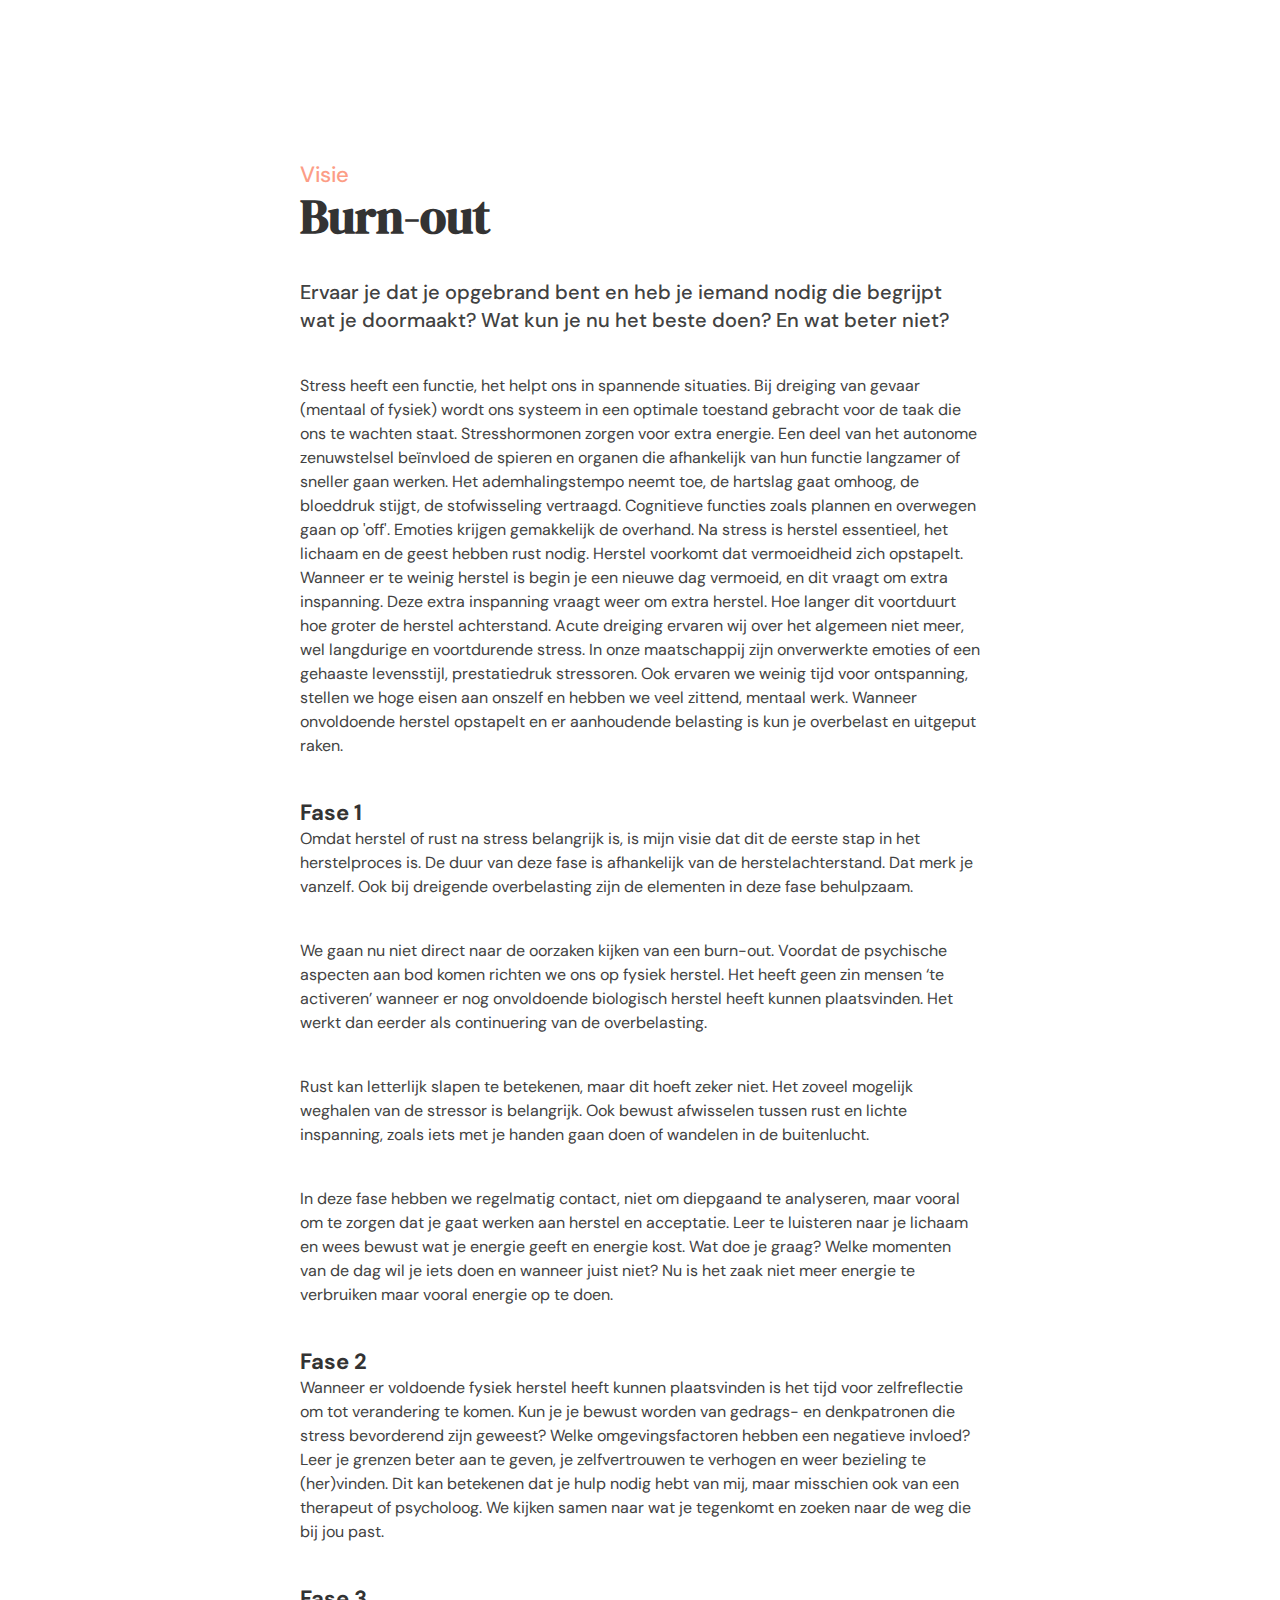
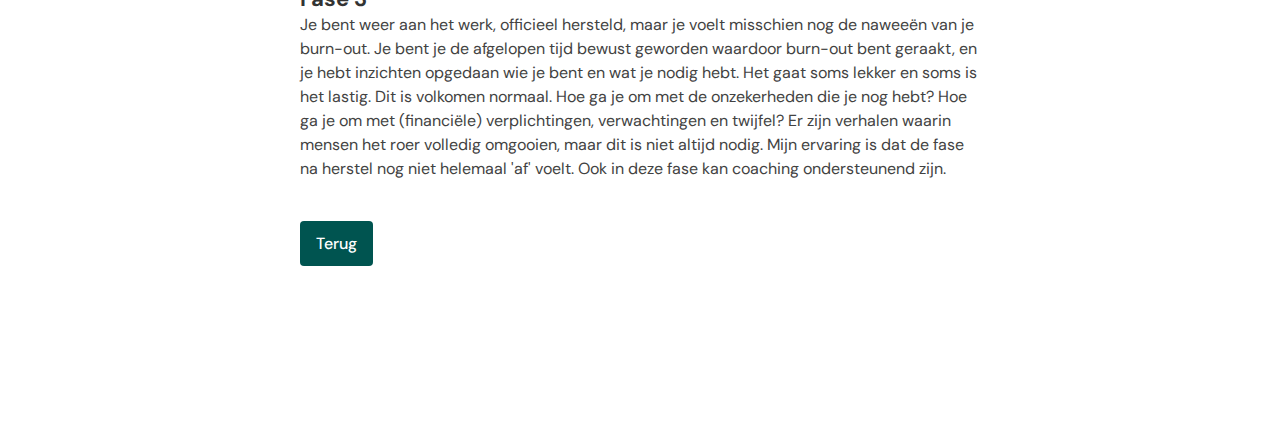
<file: burnout.html>
<!doctype html>
<html>

<head>
  <title>Laura Goedhart Coaching</title>
  <link rel="stylesheet" href="style.css">

  <link href="https://fonts.googleapis.com/css?family=DM+Sans:400,500,700|DM+Serif+Display&display=swap" rel="stylesheet">

  <meta charset="UTF-8">
  <meta name="viewport" content="width=device-width,initial-scale=1,maximum-scale=1,user-scalable=no">
  <meta http-equiv="X-UA-Compatible" content="IE=edge,chrome=1">
  <meta name="HandheldFriendly" content="true">

</head>

<body>
    <div class="wrapper article">
      <div class="content">
        <h5>Visie</h5>
        <h2>Burn-out</h2>

        <p class="intro">Ervaar je dat je opgebrand bent en heb je iemand nodig die begrijpt wat je doormaakt? Wat kun je nu het beste doen? En wat beter niet?</p>

        <p>Stress heeft een functie, het helpt ons in spannende situaties. Bij dreiging van gevaar (mentaal of fysiek) wordt ons systeem in een optimale toestand gebracht voor de taak die ons te wachten staat. Stresshormonen zorgen voor extra energie. Een deel van het autonome zenuwstelsel beïnvloed de spieren en organen die afhankelijk van hun functie langzamer of sneller gaan werken. Het ademhalingstempo neemt toe, de hartslag gaat omhoog, de bloeddruk stijgt, de stofwisseling vertraagd. Cognitieve functies zoals plannen en overwegen gaan op 'off'. Emoties krijgen gemakkelijk de overhand. Na stress is herstel essentieel, het lichaam en de geest hebben rust nodig. Herstel voorkomt dat vermoeidheid zich opstapelt. Wanneer er te weinig herstel is begin je een nieuwe dag vermoeid, en dit vraagt om extra inspanning. Deze extra inspanning vraagt weer om extra herstel. Hoe langer dit voortduurt hoe groter de herstel achterstand. Acute dreiging ervaren wij over het algemeen niet meer, wel langdurige en voortdurende stress. In onze maatschappij zijn onverwerkte emoties of een gehaaste levensstijl, prestatiedruk stressoren. Ook ervaren we weinig tijd voor ontspanning, stellen we hoge eisen aan onszelf en hebben we veel zittend, mentaal werk. Wanneer onvoldoende herstel opstapelt en er aanhoudende belasting is kun je overbelast en uitgeput raken.
        </p>

        <h4>Fase 1</h4>
        <p>Omdat herstel of rust na stress belangrijk is, is mijn visie dat dit de eerste stap in het herstelproces is. De duur van deze fase is afhankelijk van de herstelachterstand. Dat merk je vanzelf. Ook bij dreigende overbelasting zijn de elementen in deze fase behulpzaam.</p>

        <p>We gaan nu niet direct naar de oorzaken kijken van een burn-out. Voordat de psychische aspecten aan bod komen richten we ons op fysiek herstel. Het heeft geen zin mensen ‘te activeren’ wanneer er nog onvoldoende biologisch herstel heeft kunnen plaatsvinden. Het werkt dan eerder als continuering van de overbelasting.</p>

        <p>Rust kan letterlijk slapen te betekenen, maar dit hoeft zeker niet. Het zoveel mogelijk weghalen van de stressor is belangrijk. Ook bewust afwisselen tussen rust en lichte inspanning, zoals iets met je handen gaan doen of wandelen in de buitenlucht.</p>

        <p>In deze fase hebben we regelmatig contact, niet om diepgaand te analyseren, maar vooral om te zorgen dat je gaat werken aan herstel en acceptatie. Leer te luisteren naar je lichaam en wees bewust wat je energie geeft en energie kost. Wat doe je graag? Welke momenten van de dag wil je iets doen en wanneer juist niet? Nu is het zaak niet meer energie te verbruiken maar vooral energie op te doen.</p>

        <h4>Fase 2</h4>
        <p>Wanneer er voldoende fysiek herstel heeft kunnen plaatsvinden is het tijd voor zelfreflectie om tot verandering te komen. Kun je je bewust worden van gedrags- en denkpatronen die stress bevorderend zijn geweest? Welke omgevingsfactoren hebben een negatieve invloed? Leer je grenzen beter aan te geven, je zelfvertrouwen te verhogen en weer bezieling te (her)vinden. Dit kan betekenen dat je hulp nodig hebt van mij, maar misschien ook van een therapeut of psycholoog. We kijken samen naar wat je tegenkomt en zoeken naar de weg die bij jou past.</p>

        <h4>Fase 3</h4>
        <p>Je bent weer aan het werk, officieel hersteld, maar je voelt misschien nog de naweeën van je burn-out. Je bent je de afgelopen tijd bewust geworden waardoor burn-out bent geraakt, en je hebt inzichten opgedaan wie je bent en wat je nodig hebt. Het gaat soms lekker en soms is het lastig. Dit is volkomen normaal. Hoe ga je om met de onzekerheden die je nog hebt? Hoe ga je om met (financiële) verplichtingen, verwachtingen en twijfel? Er zijn verhalen waarin mensen het roer volledig omgooien, maar dit is niet altijd nodig. Mijn ervaring is dat de fase na herstel nog niet helemaal 'af' voelt. Ook in deze fase kan coaching ondersteunend zijn.</p>

        <a href="coaching.html"><button>Terug</button></a>
        </div>

      </div>

    </div>

</body>

</html>
</file>
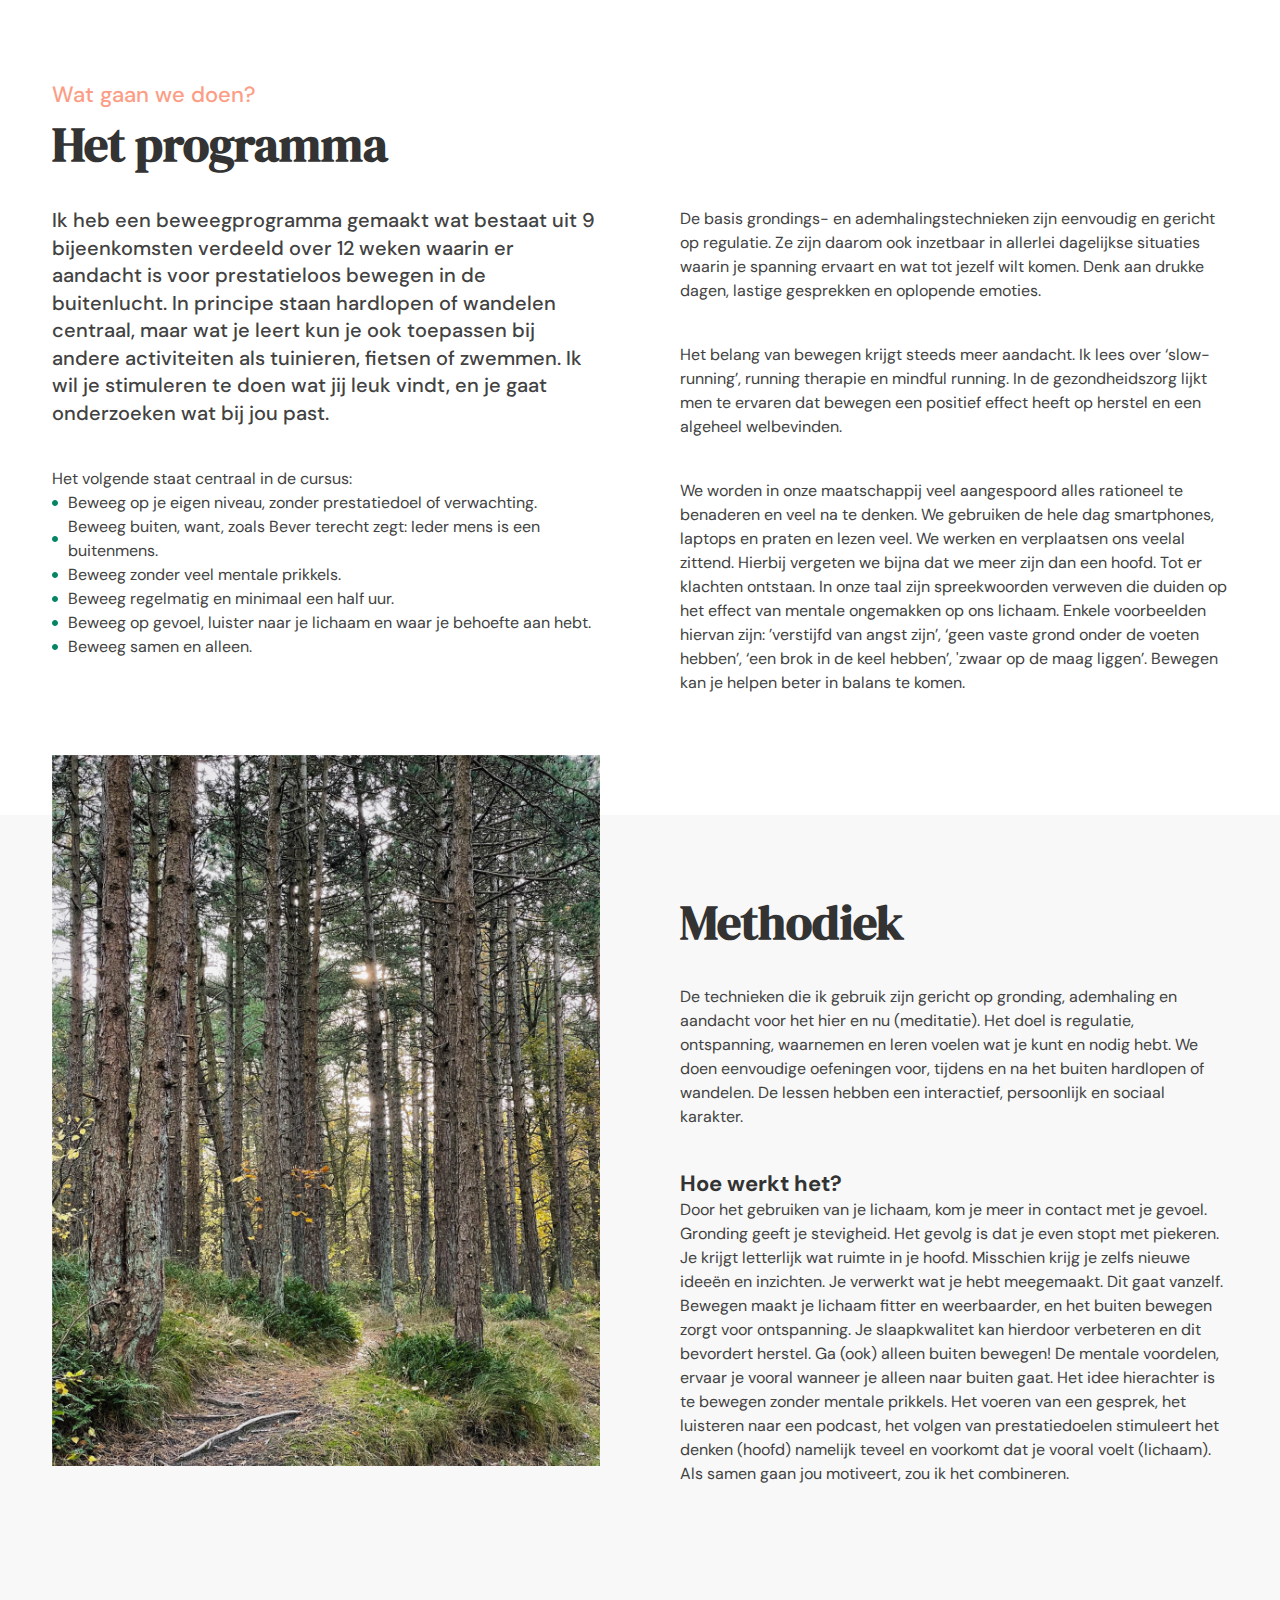
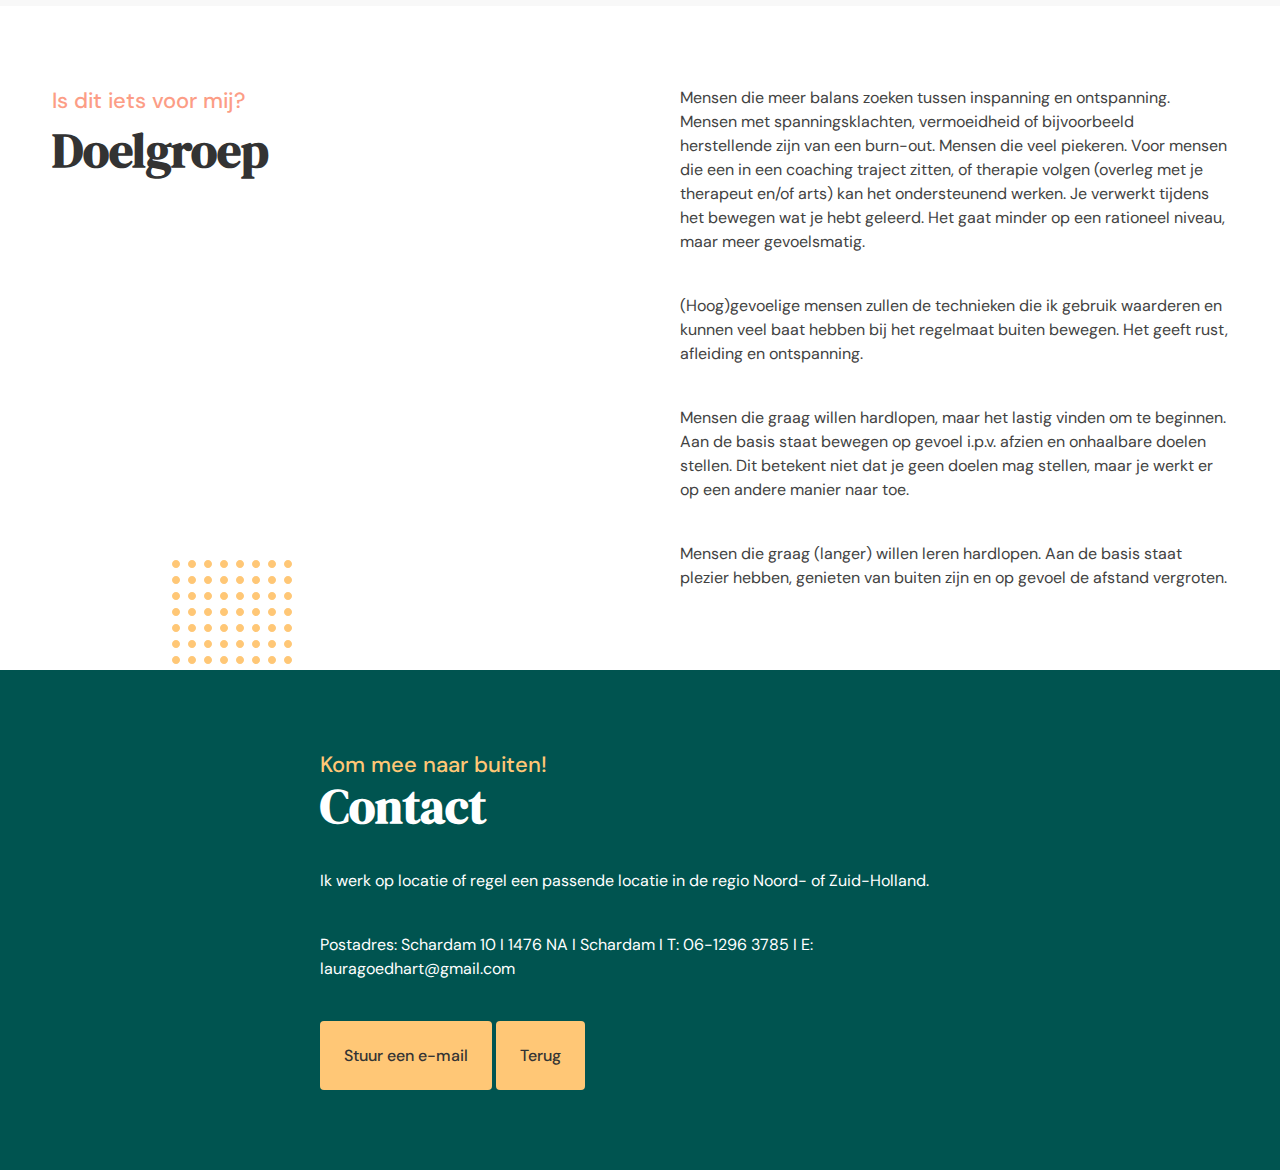
<file: coaching.html>
<!DOCTYPE html>
<html>

<head>
  <title>Laura Goedhart Coaching</title>
  <link rel="stylesheet" href="style.css">

  <link href="https://fonts.googleapis.com/css?family=DM+Sans:400,500,700|DM+Serif+Display&display=swap" rel="stylesheet">
  <meta name="robots" content="noindex">
  <meta charset="UTF-8">
  <meta name="viewport" content="width=device-width,initial-scale=1,maximum-scale=1,user-scalable=no">
  <meta http-equiv="X-UA-Compatible" content="IE=edge,chrome=1">
  <meta name="HandheldFriendly" content="true">

</head>

<body class="coaching">

  <section class="vision">
    <div class="wrapper">
      <h5>Wat gaan we doen?</h5>
      <h2>Het programma</h2>

      <div class="columns">
        <div class="cell">
          <p class="intro">Ik heb een beweegprogramma gemaakt wat bestaat uit 9 bijeenkomsten verdeeld over 12 weken waarin er aandacht is voor prestatieloos bewegen in de buitenlucht. In principe staan hardlopen of wandelen centraal, maar wat je leert kun je ook toepassen bij andere activiteiten als tuinieren, fietsen of zwemmen. Ik wil je stimuleren te doen wat jij leuk vindt, en je gaat onderzoeken wat bij jou past.</p>

          <ul>
            Het volgende staat centraal in de cursus:
            <li>Beweeg op je eigen niveau, zonder prestatiedoel of verwachting.</li>
            <li>Beweeg buiten, want, zoals Bever terecht zegt: Ieder mens is een buitenmens.</li>
            <li>Beweeg zonder veel mentale prikkels.</li>
            <li>Beweeg regelmatig en minimaal een half uur.</li>
            <li>Beweeg op gevoel, luister naar je lichaam en waar je behoefte aan hebt.</li>
            <li>Beweeg samen en alleen.</li>
          </ul>
          <div class="artifacts rellax" data-rellax-speed="2"><div class="circle"></div></div>
        </div>

        <div class="cell">
          <p>De basis grondings- en ademhalingstechnieken zijn eenvoudig en gericht op regulatie. Ze zijn daarom ook inzetbaar in allerlei dagelijkse situaties waarin je spanning ervaart en wat tot jezelf wilt komen. Denk aan drukke dagen, lastige gesprekken en oplopende emoties.<p>
          <p>Het belang van bewegen krijgt steeds meer aandacht. Ik lees over ‘slow-running’, running therapie en mindful running. In de gezondheidszorg lijkt men te ervaren dat bewegen een positief effect heeft op herstel en een algeheel welbevinden.</p>
          <p>We worden in onze maatschappij veel aangespoord alles rationeel te benaderen en veel na te denken. We gebruiken de hele dag smartphones, laptops en praten en lezen veel. We werken en verplaatsen ons veelal zittend. Hierbij vergeten we bijna dat we meer zijn dan een hoofd. Tot er klachten ontstaan. In onze taal zijn spreekwoorden verweven die duiden op het effect van mentale ongemakken op ons lichaam. Enkele voorbeelden hiervan zijn: ’verstijfd van angst zijn’, ‘geen vaste grond onder de voeten hebben’, ‘een brok in de keel hebben’, 'zwaar op de maag liggen’. Bewegen kan je helpen beter in balans te komen.</p>

        </div>
      </div>

    </div>
  </section>

  <section class="burnout">
    <div class="wrapper">
      <div class="columns">
        <div class="cell">
          <div id="methodiek"></div>
        </div>

        <div class="cell">
          <h2>Methodiek</h2>

          <p>De technieken die ik gebruik zijn gericht op gronding, ademhaling en aandacht voor het hier en nu (meditatie). Het doel is regulatie, ontspanning, waarnemen en leren voelen wat je kunt en nodig hebt. We doen eenvoudige oefeningen voor, tijdens en na het buiten hardlopen of wandelen. De lessen hebben een interactief, persoonlijk en sociaal karakter.</p>

          <h4>Hoe werkt het?</h4>
          <p>Door het gebruiken van je lichaam, kom je meer in contact met je gevoel. Gronding geeft je stevigheid. Het gevolg is dat je even stopt met piekeren. Je krijgt letterlijk wat ruimte in je hoofd. Misschien krijg je zelfs nieuwe ideeën en inzichten. Je verwerkt wat je hebt meegemaakt. Dit gaat vanzelf. Bewegen maakt je lichaam fitter en weerbaarder, en het buiten bewegen zorgt voor ontspanning. Je slaapkwalitet kan hierdoor verbeteren en dit bevordert herstel. Ga (ook) alleen buiten bewegen! De mentale voordelen, ervaar je vooral wanneer je alleen naar buiten gaat. Het idee hierachter is te bewegen zonder mentale prikkels. Het voeren van een gesprek, het luisteren naar een podcast, het volgen van prestatiedoelen stimuleert het denken (hoofd) namelijk teveel en voorkomt dat je vooral voelt (lichaam). Als samen gaan jou motiveert, zou ik het combineren.</p>

          <!-- <h4>Wat levert het je op:</h4>
          <ul>
            <li>Je leert hoe je het bewegen op een prettige manier langer vol kunt houden.</li>
            <li>Je ervaart wat regelmatig buiten bewegen voor je mentale en fysieke gezondheid kan doen.</li>
            <li>Je leert hoe je je hoofd tot rust kunt laten komen.</li>
            <li>Je leert signalen van je lichaam te herkennen, je grenzen te respecteren.</li>
            <li>Je voelt meer stevigheid en veerkracht.</li>
            <li>je krijgt energie en voelt je weerbaarder.</li>
            <li>Je krijgt soms creatieve ideeen en je verwerkt wat je meemaakt op een onbewust niveau.</li>
            <li>..Ik hoop vooral ook plezier in het buiten bewegen!</li>
          </ul -->

        </div>
      </div>

    </div>
  </section>

  <section class="methods" id="Wandelcoaching">
    <div class="wrapper">
      <div class="columns">
        <div class="cell">
          <h5>Is dit iets voor mij?</h5>
          <h2>Doelgroep</h2>
        </div>

        <div class="cell">

        <p>Mensen die meer balans zoeken tussen inspanning en ontspanning. Mensen met spanningsklachten, vermoeidheid of bijvoorbeeld herstellende zijn van een burn-out. Mensen die veel piekeren. Voor mensen die een in een coaching traject zitten, of therapie volgen (overleg met je therapeut en/of arts) kan het ondersteunend werken. Je verwerkt tijdens het bewegen wat je hebt geleerd. Het gaat minder op een rationeel niveau, maar meer gevoelsmatig.</p>
        <p>(Hoog)gevoelige mensen zullen de technieken die ik gebruik waarderen en kunnen veel baat hebben bij het regelmaat buiten bewegen. Het geeft rust, afleiding en ontspanning.</p>
        <p>Mensen die graag willen hardlopen, maar het lastig vinden om te beginnen. Aan de basis staat bewegen op gevoel i.p.v. afzien en onhaalbare doelen stellen. Dit betekent niet dat je geen doelen mag stellen, maar je werkt er op een andere manier naar toe.</p>
        <p>Mensen die graag (langer) willen leren hardlopen. Aan de basis staat plezier hebben, genieten van buiten zijn en op gevoel de afstand vergroten.</p>

        </div>
      </div>

      <!-- <div class="grid">
        <a href="voorbedrijven.html#Watkanikvoorjedoen?" class="item">
          <div class="photo" style="background-image: url('img/hand.jpg')"></div>
          <h5>Voor bedrijven</h5>
        </a>

        <a href="coaching.html#Wandelcoaching" class="item">
          <div class="photo" style="background-image: url('img/shoe.jpg')"></div>
          <h5>Wandelcoaching</h5>
        </a>

        <a href="coaching.html#praktische tips" class="item">
          <div class="photo" style="background-image: url('img/tools.jpg')"></div>
          <h5>Coaching</h5>
        </a>
      </div> -->

      <div class="artifacts"><svg class="grid" width="120px" height="120px" viewBox="0 0 120 120" version="1.1" xmlns="http://www.w3.org/2000/svg" xmlns:xlink="http://www.w3.org/1999/xlink">
              <g id="Grid" fill="#000000" fill-rule="nonzero">
                  <path d="M8,4 C8,6.20914 6.20914,8 4,8 C1.79086,8 0,6.20914 0,4 C0,1.79086 1.79086,0 4,0 C6.20914,0 8,1.79086 8,4 Z" id="Path"></path>
                  <path d="M24,4 C24,6.20914 22.2091,8 20,8 C17.7909,8 16,6.20914 16,4 C16,1.79086 17.7909,0 20,0 C22.2091,0 24,1.79086 24,4 Z" id="Path"></path>
                  <path d="M40,4 C40,6.20914 38.2091,8 36,8 C33.7909,8 32,6.20914 32,4 C32,1.79086 33.7909,0 36,0 C38.2091,0 40,1.79086 40,4 Z" id="Path"></path>
                  <path d="M56,4 C56,6.20914 54.2091,8 52,8 C49.7909,8 48,6.20914 48,4 C48,1.79086 49.7909,0 52,0 C54.2091,0 56,1.79086 56,4 Z" id="Path"></path>
                  <path d="M72,4 C72,6.20914 70.2091,8 68,8 C65.7909,8 64,6.20914 64,4 C64,1.79086 65.7909,0 68,0 C70.2091,0 72,1.79086 72,4 Z" id="Path"></path>
                  <path d="M88,4 C88,6.20914 86.2091,8 84,8 C81.7909,8 80,6.20914 80,4 C80,1.79086 81.7909,0 84,0 C86.2091,0 88,1.79086 88,4 Z" id="Path"></path>
                  <path d="M104,4 C104,6.20914 102.209,8 100,8 C97.7909,8 96,6.20914 96,4 C96,1.79086 97.7909,0 100,0 C102.209,0 104,1.79086 104,4 Z" id="Path"></path>
                  <path d="M120,4 C120,6.20914 118.209,8 116,8 C113.791,8 112,6.20914 112,4 C112,1.79086 113.791,0 116,0 C118.209,0 120,1.79086 120,4 Z" id="Path"></path>
                  <path d="M8,20 C8,22.2091 6.20914,24 4,24 C1.79086,24 0,22.2091 0,20 C0,17.7909 1.79086,16 4,16 C6.20914,16 8,17.7909 8,20 Z" id="Path"></path>
                  <path d="M24,20 C24,22.2091 22.2091,24 20,24 C17.7909,24 16,22.2091 16,20 C16,17.7909 17.7909,16 20,16 C22.2091,16 24,17.7909 24,20 Z" id="Path"></path>
                  <path d="M40,20 C40,22.2091 38.2091,24 36,24 C33.7909,24 32,22.2091 32,20 C32,17.7909 33.7909,16 36,16 C38.2091,16 40,17.7909 40,20 Z" id="Path"></path>
                  <path d="M56,20 C56,22.2091 54.2091,24 52,24 C49.7909,24 48,22.2091 48,20 C48,17.7909 49.7909,16 52,16 C54.2091,16 56,17.7909 56,20 Z" id="Path"></path>
                  <path d="M72,20 C72,22.2091 70.2091,24 68,24 C65.7909,24 64,22.2091 64,20 C64,17.7909 65.7909,16 68,16 C70.2091,16 72,17.7909 72,20 Z" id="Path"></path>
                  <path d="M88,20 C88,22.2091 86.2091,24 84,24 C81.7909,24 80,22.2091 80,20 C80,17.7909 81.7909,16 84,16 C86.2091,16 88,17.7909 88,20 Z" id="Path"></path>
                  <path d="M104,20 C104,22.2091 102.209,24 100,24 C97.7909,24 96,22.2091 96,20 C96,17.7909 97.7909,16 100,16 C102.209,16 104,17.7909 104,20 Z" id="Path"></path>
                  <path d="M120,20 C120,22.2091 118.209,24 116,24 C113.791,24 112,22.2091 112,20 C112,17.7909 113.791,16 116,16 C118.209,16 120,17.7909 120,20 Z" id="Path"></path>
                  <path d="M8,36 C8,38.2091 6.20914,40 4,40 C1.79086,40 0,38.2091 0,36 C0,33.7909 1.79086,32 4,32 C6.20914,32 8,33.7909 8,36 Z" id="Path"></path>
                  <path d="M24,36 C24,38.2091 22.2091,40 20,40 C17.7909,40 16,38.2091 16,36 C16,33.7909 17.7909,32 20,32 C22.2091,32 24,33.7909 24,36 Z" id="Path"></path>
                  <path d="M40,36 C40,38.2091 38.2091,40 36,40 C33.7909,40 32,38.2091 32,36 C32,33.7909 33.7909,32 36,32 C38.2091,32 40,33.7909 40,36 Z" id="Path"></path>
                  <path d="M56,36 C56,38.2091 54.2091,40 52,40 C49.7909,40 48,38.2091 48,36 C48,33.7909 49.7909,32 52,32 C54.2091,32 56,33.7909 56,36 Z" id="Path"></path>
                  <path d="M72,36 C72,38.2091 70.2091,40 68,40 C65.7909,40 64,38.2091 64,36 C64,33.7909 65.7909,32 68,32 C70.2091,32 72,33.7909 72,36 Z" id="Path"></path>
                  <path d="M88,36 C88,38.2091 86.2091,40 84,40 C81.7909,40 80,38.2091 80,36 C80,33.7909 81.7909,32 84,32 C86.2091,32 88,33.7909 88,36 Z" id="Path"></path>
                  <path d="M104,36 C104,38.2091 102.209,40 100,40 C97.7909,40 96,38.2091 96,36 C96,33.7909 97.7909,32 100,32 C102.209,32 104,33.7909 104,36 Z" id="Path"></path>
                  <path d="M120,36 C120,38.2091 118.209,40 116,40 C113.791,40 112,38.2091 112,36 C112,33.7909 113.791,32 116,32 C118.209,32 120,33.7909 120,36 Z" id="Path"></path>
                  <path d="M8,52 C8,54.2091 6.20914,56 4,56 C1.79086,56 0,54.2091 0,52 C0,49.7909 1.79086,48 4,48 C6.20914,48 8,49.7909 8,52 Z" id="Path"></path>
                  <path d="M24,52 C24,54.2091 22.2091,56 20,56 C17.7909,56 16,54.2091 16,52 C16,49.7909 17.7909,48 20,48 C22.2091,48 24,49.7909 24,52 Z" id="Path"></path>
                  <path d="M40,52 C40,54.2091 38.2091,56 36,56 C33.7909,56 32,54.2091 32,52 C32,49.7909 33.7909,48 36,48 C38.2091,48 40,49.7909 40,52 Z" id="Path"></path>
                  <path d="M56,52 C56,54.2091 54.2091,56 52,56 C49.7909,56 48,54.2091 48,52 C48,49.7909 49.7909,48 52,48 C54.2091,48 56,49.7909 56,52 Z" id="Path"></path>
                  <path d="M72,52 C72,54.2091 70.2091,56 68,56 C65.7909,56 64,54.2091 64,52 C64,49.7909 65.7909,48 68,48 C70.2091,48 72,49.7909 72,52 Z" id="Path"></path>
                  <path d="M88,52 C88,54.2091 86.2091,56 84,56 C81.7909,56 80,54.2091 80,52 C80,49.7909 81.7909,48 84,48 C86.2091,48 88,49.7909 88,52 Z" id="Path"></path>
                  <path d="M104,52 C104,54.2091 102.209,56 100,56 C97.7909,56 96,54.2091 96,52 C96,49.7909 97.7909,48 100,48 C102.209,48 104,49.7909 104,52 Z" id="Path"></path>
                  <path d="M120,52 C120,54.2091 118.209,56 116,56 C113.791,56 112,54.2091 112,52 C112,49.7909 113.791,48 116,48 C118.209,48 120,49.7909 120,52 Z" id="Path"></path>
                  <path d="M8,68 C8,70.2091 6.20914,72 4,72 C1.79086,72 0,70.2091 0,68 C0,65.7909 1.79086,64 4,64 C6.20914,64 8,65.7909 8,68 Z" id="Path"></path>
                  <path d="M24,68 C24,70.2091 22.2091,72 20,72 C17.7909,72 16,70.2091 16,68 C16,65.7909 17.7909,64 20,64 C22.2091,64 24,65.7909 24,68 Z" id="Path"></path>
                  <path d="M40,68 C40,70.2091 38.2091,72 36,72 C33.7909,72 32,70.2091 32,68 C32,65.7909 33.7909,64 36,64 C38.2091,64 40,65.7909 40,68 Z" id="Path"></path>
                  <path d="M56,68 C56,70.2091 54.2091,72 52,72 C49.7909,72 48,70.2091 48,68 C48,65.7909 49.7909,64 52,64 C54.2091,64 56,65.7909 56,68 Z" id="Path"></path>
                  <path d="M72,68 C72,70.2091 70.2091,72 68,72 C65.7909,72 64,70.2091 64,68 C64,65.7909 65.7909,64 68,64 C70.2091,64 72,65.7909 72,68 Z" id="Path"></path>
                  <path d="M88,68 C88,70.2091 86.2091,72 84,72 C81.7909,72 80,70.2091 80,68 C80,65.7909 81.7909,64 84,64 C86.2091,64 88,65.7909 88,68 Z" id="Path"></path>
                  <path d="M104,68 C104,70.2091 102.209,72 100,72 C97.7909,72 96,70.2091 96,68 C96,65.7909 97.7909,64 100,64 C102.209,64 104,65.7909 104,68 Z" id="Path"></path>
                  <path d="M120,68 C120,70.2091 118.209,72 116,72 C113.791,72 112,70.2091 112,68 C112,65.7909 113.791,64 116,64 C118.209,64 120,65.7909 120,68 Z" id="Path"></path>
                  <path d="M8,84 C8,86.2091 6.20914,88 4,88 C1.79086,88 0,86.2091 0,84 C0,81.7909 1.79086,80 4,80 C6.20914,80 8,81.7909 8,84 Z" id="Path"></path>
                  <path d="M24,84 C24,86.2091 22.2091,88 20,88 C17.7909,88 16,86.2091 16,84 C16,81.7909 17.7909,80 20,80 C22.2091,80 24,81.7909 24,84 Z" id="Path"></path>
                  <path d="M40,84 C40,86.2091 38.2091,88 36,88 C33.7909,88 32,86.2091 32,84 C32,81.7909 33.7909,80 36,80 C38.2091,80 40,81.7909 40,84 Z" id="Path"></path>
                  <path d="M56,84 C56,86.2091 54.2091,88 52,88 C49.7909,88 48,86.2091 48,84 C48,81.7909 49.7909,80 52,80 C54.2091,80 56,81.7909 56,84 Z" id="Path"></path>
                  <path d="M72,84 C72,86.2091 70.2091,88 68,88 C65.7909,88 64,86.2091 64,84 C64,81.7909 65.7909,80 68,80 C70.2091,80 72,81.7909 72,84 Z" id="Path"></path>
                  <path d="M88,84 C88,86.2091 86.2091,88 84,88 C81.7909,88 80,86.2091 80,84 C80,81.7909 81.7909,80 84,80 C86.2091,80 88,81.7909 88,84 Z" id="Path"></path>
                  <path d="M104,84 C104,86.2091 102.209,88 100,88 C97.7909,88 96,86.2091 96,84 C96,81.7909 97.7909,80 100,80 C102.209,80 104,81.7909 104,84 Z" id="Path"></path>
                  <path d="M120,84 C120,86.2091 118.209,88 116,88 C113.791,88 112,86.2091 112,84 C112,81.7909 113.791,80 116,80 C118.209,80 120,81.7909 120,84 Z" id="Path"></path>
                  <path d="M8,100 C8,102.209 6.20914,104 4,104 C1.79086,104 0,102.209 0,100 C0,97.7909 1.79086,96 4,96 C6.20914,96 8,97.7909 8,100 Z" id="Path"></path>
                  <path d="M24,100 C24,102.209 22.2091,104 20,104 C17.7909,104 16,102.209 16,100 C16,97.7909 17.7909,96 20,96 C22.2091,96 24,97.7909 24,100 Z" id="Path"></path>
                  <path d="M40,100 C40,102.209 38.2091,104 36,104 C33.7909,104 32,102.209 32,100 C32,97.7909 33.7909,96 36,96 C38.2091,96 40,97.7909 40,100 Z" id="Path"></path>
                  <path d="M56,100 C56,102.209 54.2091,104 52,104 C49.7909,104 48,102.209 48,100 C48,97.7909 49.7909,96 52,96 C54.2091,96 56,97.7909 56,100 Z" id="Path"></path>
                  <path d="M72,100 C72,102.209 70.2091,104 68,104 C65.7909,104 64,102.209 64,100 C64,97.7909 65.7909,96 68,96 C70.2091,96 72,97.7909 72,100 Z" id="Path"></path>
                  <path d="M88,100 C88,102.209 86.2091,104 84,104 C81.7909,104 80,102.209 80,100 C80,97.7909 81.7909,96 84,96 C86.2091,96 88,97.7909 88,100 Z" id="Path"></path>
                  <path d="M104,100 C104,102.209 102.209,104 100,104 C97.7909,104 96,102.209 96,100 C96,97.7909 97.7909,96 100,96 C102.209,96 104,97.7909 104,100 Z" id="Path"></path>
                  <path d="M120,100 C120,102.209 118.209,104 116,104 C113.791,104 112,102.209 112,100 C112,97.7909 113.791,96 116,96 C118.209,96 120,97.7909 120,100 Z" id="Path"></path>
                  <path d="M8,116 C8,118.209 6.20914,120 4,120 C1.79086,120 0,118.209 0,116 C0,113.791 1.79086,112 4,112 C6.20914,112 8,113.791 8,116 Z" id="Path"></path>
                  <path d="M24,116 C24,118.209 22.2091,120 20,120 C17.7909,120 16,118.209 16,116 C16,113.791 17.7909,112 20,112 C22.2091,112 24,113.791 24,116 Z" id="Path"></path>
                  <path d="M40,116 C40,118.209 38.2091,120 36,120 C33.7909,120 32,118.209 32,116 C32,113.791 33.7909,112 36,112 C38.2091,112 40,113.791 40,116 Z" id="Path"></path>
                  <path d="M56,116 C56,118.209 54.2091,120 52,120 C49.7909,120 48,118.209 48,116 C48,113.791 49.7909,112 52,112 C54.2091,112 56,113.791 56,116 Z" id="Path"></path>
                  <path d="M72,116 C72,118.209 70.2091,120 68,120 C65.7909,120 64,118.209 64,116 C64,113.791 65.7909,112 68,112 C70.2091,112 72,113.791 72,116 Z" id="Path"></path>
                  <path d="M88,116 C88,118.209 86.2091,120 84,120 C81.7909,120 80,118.209 80,116 C80,113.791 81.7909,112 84,112 C86.2091,112 88,113.791 88,116 Z" id="Path"></path>
                  <path d="M104,116 C104,118.209 102.209,120 100,120 C97.7909,120 96,118.209 96,116 C96,113.791 97.7909,112 100,112 C102.209,112 104,113.791 104,116 Z" id="Path"></path>
                  <path d="M120,116 C120,118.209 118.209,120 116,120 C113.791,120 112,118.209 112,116 C112,113.791 113.791,112 116,112 C118.209,112 120,113.791 120,116 Z" id="Path"></path>
              </g>
        </svg>
      </div>


      <!-- <div class="columns">
        <div class="cell">
          <h2>Mijn Visie</h2>
          <p>Wanneer je verandering nastreeft is het is belangrijk dat je wilt kijken naar jezelf en echt kunt zien wat jou maakt zoals je bent. Een deel van wie we zijn komt voort uit onze genen, maar externe factoren, zoals je sociale omgeving, zijn ook van invloed op de ontwikkeling van ons karakter. Het woord karakter is afgeleid van het Griekse woord charassein, wat krassen of inkerven betekent. Ons karakter wordt gevormd door de krassen in onze ziel. Wat we meemaken en hoe we daar mee om zijn gegaan, bepaalt in grote mate hoe wij in het leven staan en hoe we op alledaagse gebeurtenissen reageren.</p>
          <p>Ik begeleid je hier zicht op te krijgen en help je patronen te doorbreken. Na inzicht, komt oefenen! Ik bied je daarom naast gesprekken ook praktische tips en oefeningen aan waarmee je zelf aan de slag kunt.</p>

        </div>


      </div> -->
    </div>
  </section>


  <section class="contact">
    <div class="wrapper">
      <h5>Kom mee naar buiten!</h5>
      <h2>Contact</h2>

      <p>Ik werk op locatie of regel een passende locatie in de regio Noord- of Zuid-Holland.</p> <p>Postadres: Schardam 10  I  1476 NA  I  Schardam  I  T: 06-1296 3785 I  E: lauragoedhart@gmail.com</p>
      <a href="mailto:lauragoedhart@gmail.com"><button>Stuur een e-mail</button></a>

      <a href="index.html#werkwijze"><button>Terug</button></a>
      </div>
      <!-- <h5>Ga mee naar buiten!<h5>
      <h2>Contact</h2>
      <p>Schardam 10  I  1476 NA  I  Schardam  I  T: 06-1296 3785 I  E: lauragoedhart@gmail.com</p>

      <a href="mailto:lauragoedhart@gmail.com"><button>Stuur een e-mail</button></a>

      <p class="footer">KVK 75922991 - BTW NL003020279B66 - <a href="privacy.html">Privacy Policy</a></p> -->
    </div>
  </section>
  <script src="rellax.min.js"></script>
  <script>
    // Accepts any class name
    var rellax = new Rellax('.rellax');
  </script>
</body>

</html>
</file>
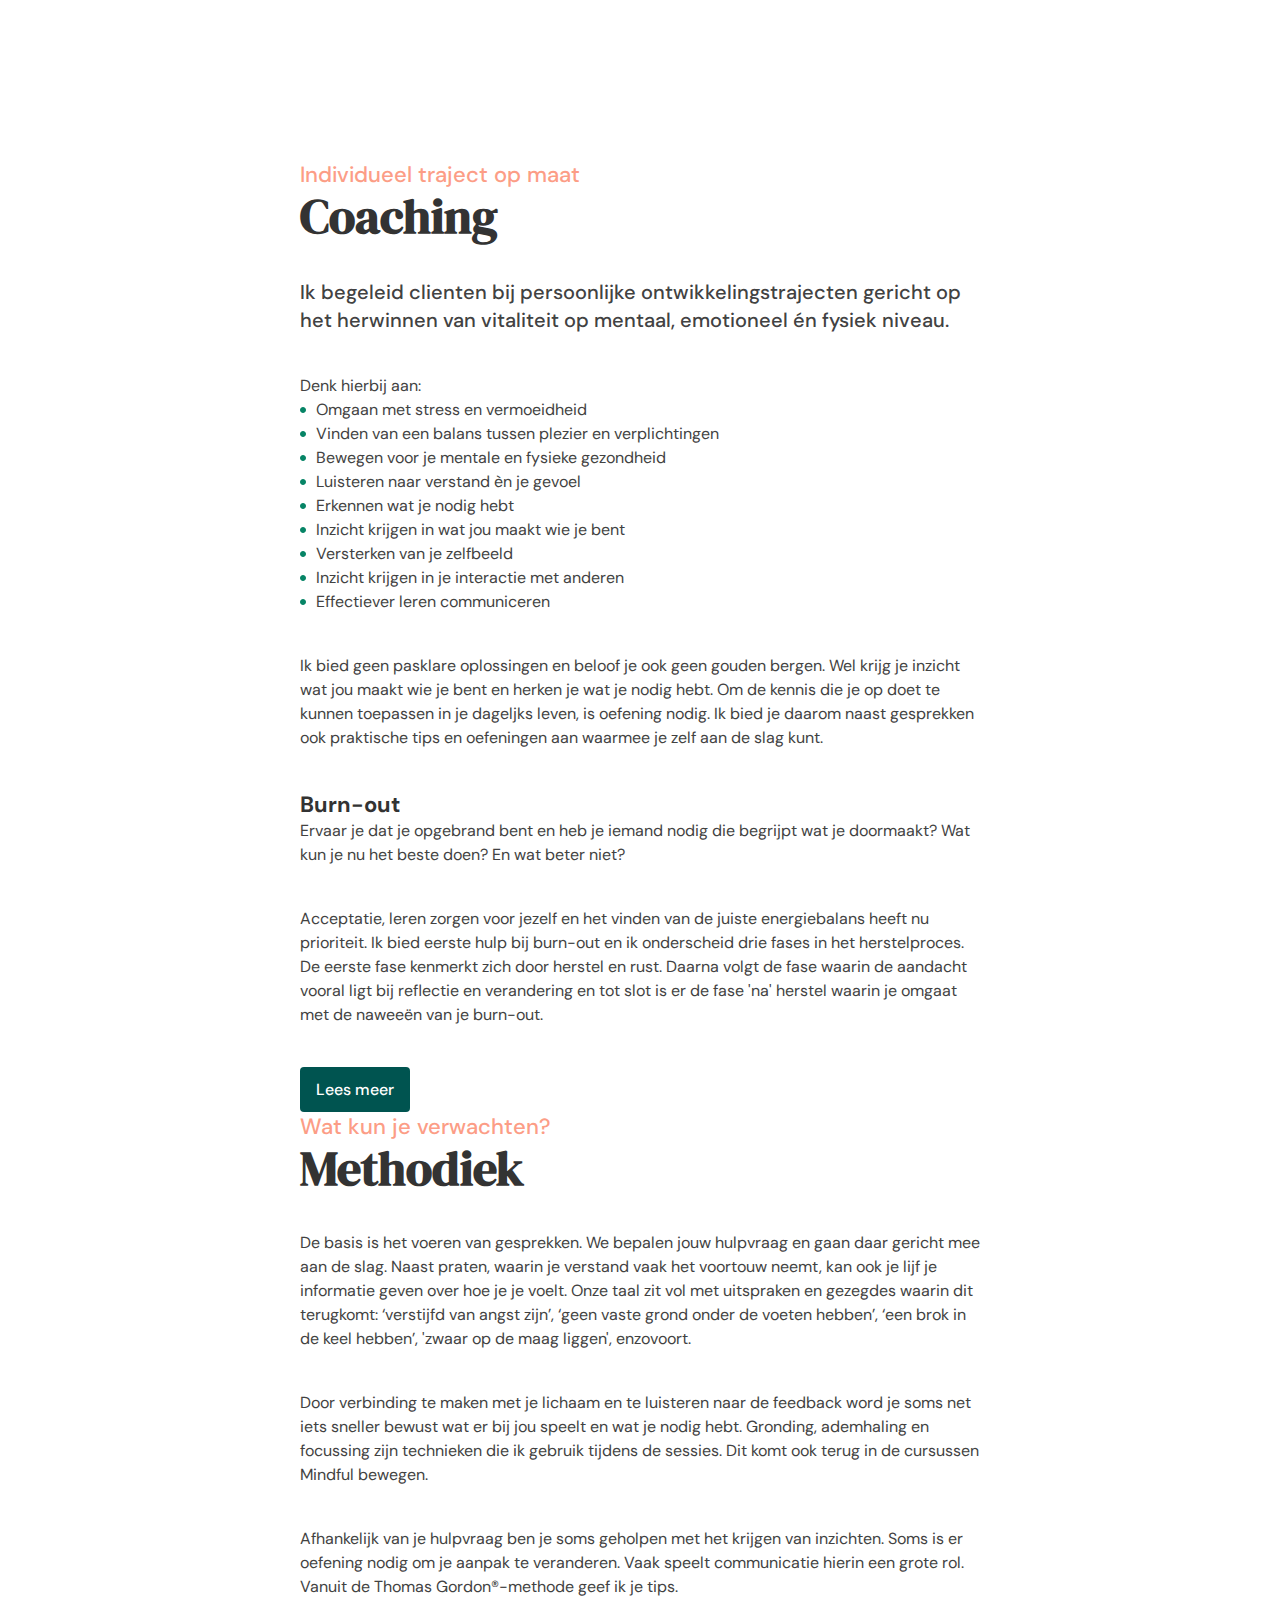
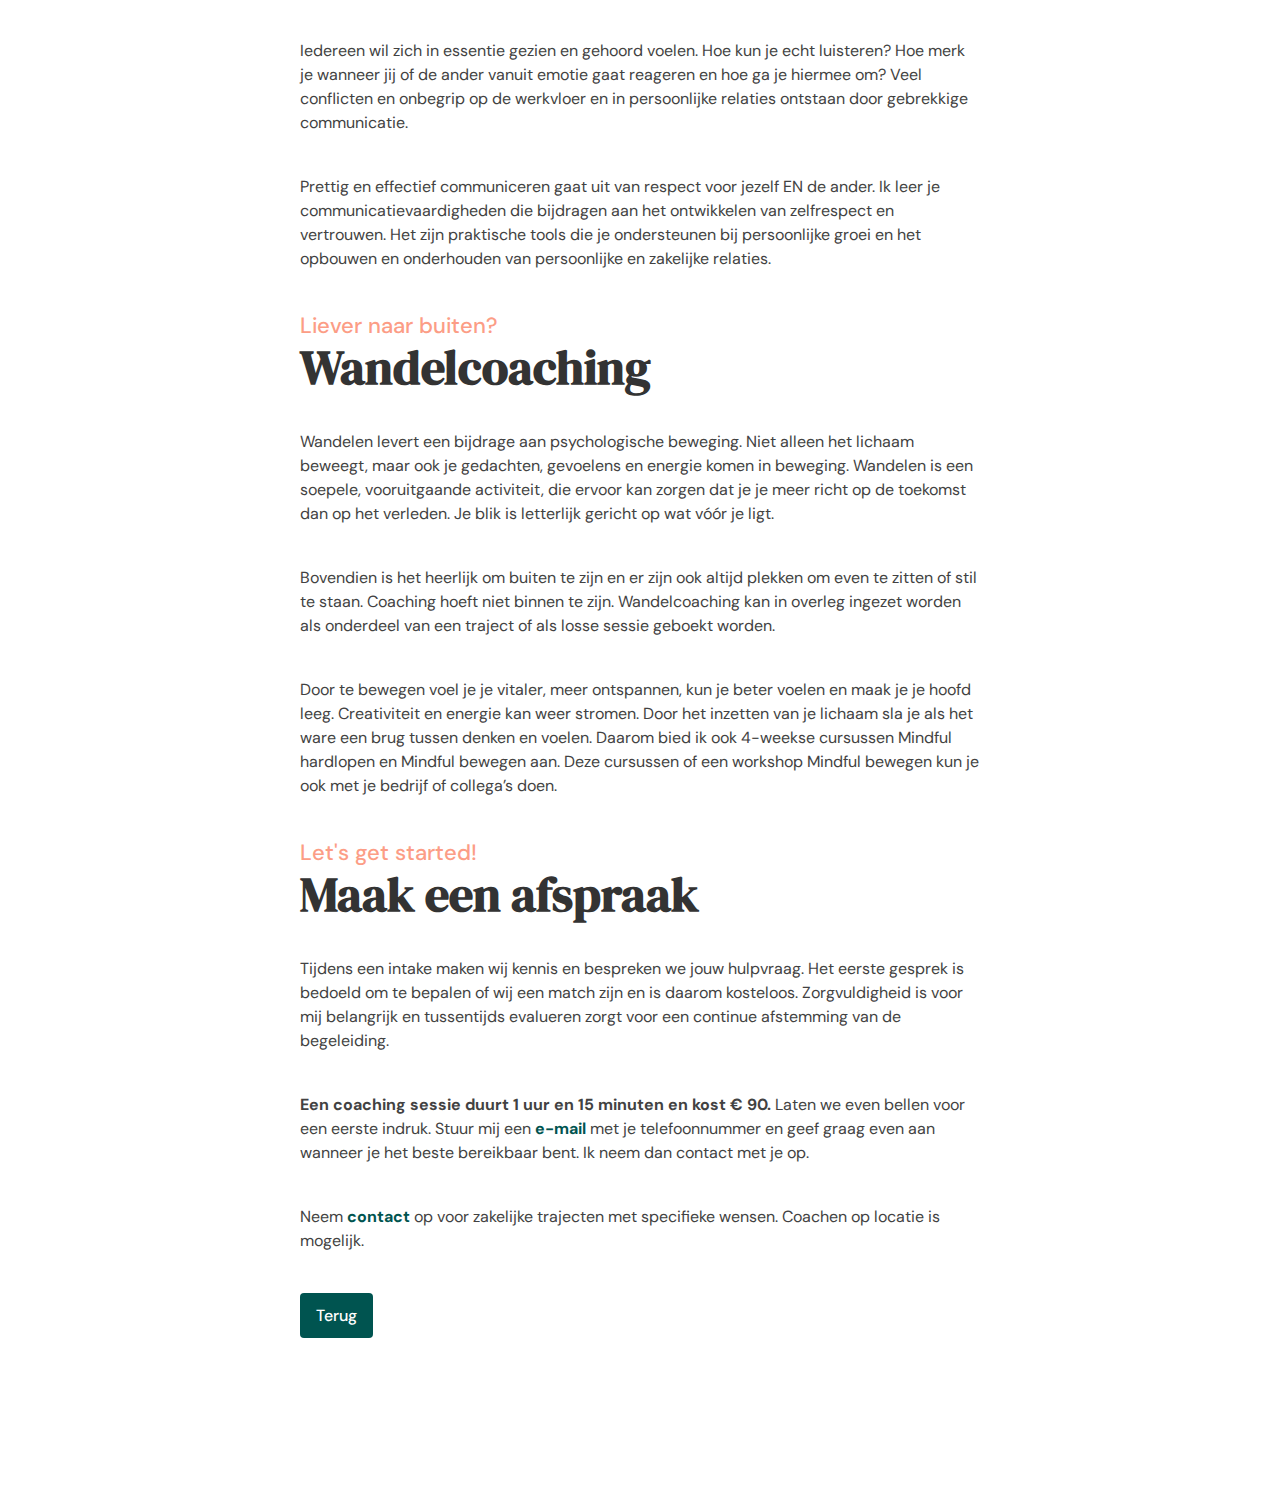
<file: coaching_old.html>
<!doctype html>
<html>

<head>
  <title>Laura Goedhart Coaching</title>
  <link rel="stylesheet" href="style.css">

  <link href="https://fonts.googleapis.com/css?family=DM+Sans:400,500,700|DM+Serif+Display&display=swap" rel="stylesheet">

  <meta charset="UTF-8">
  <meta name="viewport" content="width=device-width,initial-scale=1,maximum-scale=1,user-scalable=no">
  <meta http-equiv="X-UA-Compatible" content="IE=edge,chrome=1">
  <meta name="HandheldFriendly" content="true">

</head>

<body>

    <div class="wrapper article">
      <div class="content">
        <h5>Individueel traject op maat</h5>
        <h2>Coaching</h2>
  <!-- <h3 id="coaching">Haptonomie</h3> -->
        <p class="intro">Ik begeleid clienten bij persoonlijke ontwikkelingstrajecten gericht op het herwinnen van vitaliteit op mentaal, emotioneel én fysiek niveau.</p>

        <ul>
          Denk hierbij aan:
          <li>Omgaan met stress en vermoeidheid</li>
          <li>Vinden van een balans tussen plezier en verplichtingen</li>
          <li>Bewegen voor je mentale en fysieke gezondheid</li>
          <li>Luisteren naar verstand èn je gevoel</li>
          <li>Erkennen wat je nodig hebt</li>
          <li>Inzicht krijgen in wat jou maakt wie je bent</li>
          <li>Versterken van je zelfbeeld</li>
          <li>Inzicht krijgen in je interactie met anderen</li>
          <li>Effectiever leren communiceren</li>
        </ul>

        <p>Ik bied geen pasklare oplossingen en beloof je ook geen gouden bergen. Wel krijg je inzicht wat jou maakt wie je bent en herken je wat je nodig hebt. Om de kennis die je op doet te kunnen toepassen in je dageljks leven, is oefening nodig. Ik bied je daarom naast gesprekken ook praktische tips en oefeningen aan waarmee je zelf aan de slag kunt.</p>

        <h4>Burn-out</h4>
        <p>Ervaar je dat je opgebrand bent en heb je iemand nodig die begrijpt wat je doormaakt? Wat kun je nu het beste doen? En wat beter niet?</p>
        <p>Acceptatie, leren zorgen voor jezelf en het vinden van de juiste energiebalans heeft nu prioriteit. Ik bied eerste hulp bij burn-out en ik onderscheid drie fases in het herstelproces. De eerste fase kenmerkt zich door herstel en rust. Daarna volgt de fase waarin de aandacht vooral ligt bij reflectie en verandering en tot slot is er de fase 'na' herstel waarin je omgaat met de naweeën van je burn-out.</p>

        <a href="burnout.html"><button>Lees meer</button></a>

        <h5>Wat kun je verwachten?</h5>
        <h2>Methodiek</h2>

        <p>De basis is het voeren van gesprekken. We bepalen jouw hulpvraag en gaan daar gericht mee aan de slag. Naast praten, waarin je verstand vaak het voortouw neemt, kan ook je lijf je informatie geven over hoe je je voelt. Onze taal zit vol met uitspraken en gezegdes waarin dit terugkomt: ‘verstijfd van angst zijn’, ‘geen vaste grond onder de voeten hebben’, ‘een brok in de keel hebben’, 'zwaar op de maag liggen', enzovoort.</P>
        <p>Door verbinding te maken met je lichaam en te luisteren naar de feedback word je soms net iets sneller bewust wat er bij jou speelt en wat je nodig hebt. Gronding, ademhaling en focussing zijn technieken die ik gebruik tijdens de sessies. Dit komt ook terug in de cursussen Mindful bewegen.</p>
        <p>Afhankelijk van je hulpvraag ben je soms geholpen met het krijgen van inzichten. Soms is er oefening nodig om je aanpak te veranderen. Vaak speelt communicatie hierin een grote rol. Vanuit de Thomas Gordon®-methode geef ik je tips.
        <p>Iedereen wil zich in essentie gezien en gehoord voelen. Hoe kun je echt luisteren? Hoe merk je wanneer jij of de ander vanuit emotie gaat reageren en hoe ga je hiermee om? Veel conflicten en onbegrip op de werkvloer en in persoonlijke relaties ontstaan door gebrekkige communicatie.</P>
        <p>Prettig en effectief communiceren gaat uit van respect voor jezelf EN de ander. Ik leer je communicatievaardigheden die bijdragen aan het ontwikkelen van zelfrespect en vertrouwen. Het zijn praktische tools die je ondersteunen bij persoonlijke groei en het opbouwen en onderhouden van persoonlijke en zakelijke relaties.</p>

        <h5 id="Wandelcoaching">Liever naar buiten?</h5>
        <h2>Wandelcoaching</h2>
        <p>Wandelen levert een bijdrage aan psychologische beweging. Niet alleen het lichaam beweegt, maar ook je gedachten, gevoelens en energie komen in beweging. Wandelen is een soepele, vooruitgaande activiteit, die ervoor kan zorgen dat je je meer richt op de toekomst dan op het verleden. Je blik is letterlijk gericht op wat vóór je ligt.</p>
        <p>Bovendien is het heerlijk om buiten te zijn en er zijn ook altijd plekken om even te zitten of stil te staan. Coaching hoeft niet binnen te zijn. Wandelcoaching kan in overleg ingezet worden als onderdeel van een traject of als losse sessie geboekt worden.</P>
        <p>Door te bewegen voel je je vitaler, meer ontspannen, kun je beter voelen en maak je je hoofd leeg. Creativiteit en energie kan weer stromen. Door het inzetten van je lichaam sla je als het ware een brug tussen denken en voelen. Daarom bied ik ook 4-weekse cursussen Mindful hardlopen en Mindful bewegen aan. Deze cursussen of een workshop Mindful bewegen kun je ook met je bedrijf of collega’s doen.</P>

        <h5>Let's get started!</h5>
        <h2>Maak een afspraak</h2>

        <p>Tijdens een intake maken wij kennis en bespreken we jouw hulpvraag. Het eerste gesprek is bedoeld om te bepalen of wij een match zijn en is daarom kosteloos. Zorgvuldigheid is voor mij belangrijk en tussentijds evalueren zorgt voor een continue afstemming van de begeleiding.</p>
        <p><strong>Een coaching sessie duurt 1 uur en 15 minuten en kost € 90. </strong> Laten we even bellen voor een eerste indruk. Stuur mij een <a href="mailto:lauragoedhart@gmail.com">e-mail</a> met je telefoonnummer en geef graag even aan wanneer je het beste bereikbaar bent. Ik neem dan contact met je op.
        <p>Neem <a href="mailto:lauragoedhart@gmail.com">contact</a> op voor zakelijke trajecten met specifieke wensen. Coachen op locatie is mogelijk.</p>

        <a href="index.html#werkwijze"><button>Terug</button></a>
        </div>

      </div>

    </div>

</body>

</html>
</file>
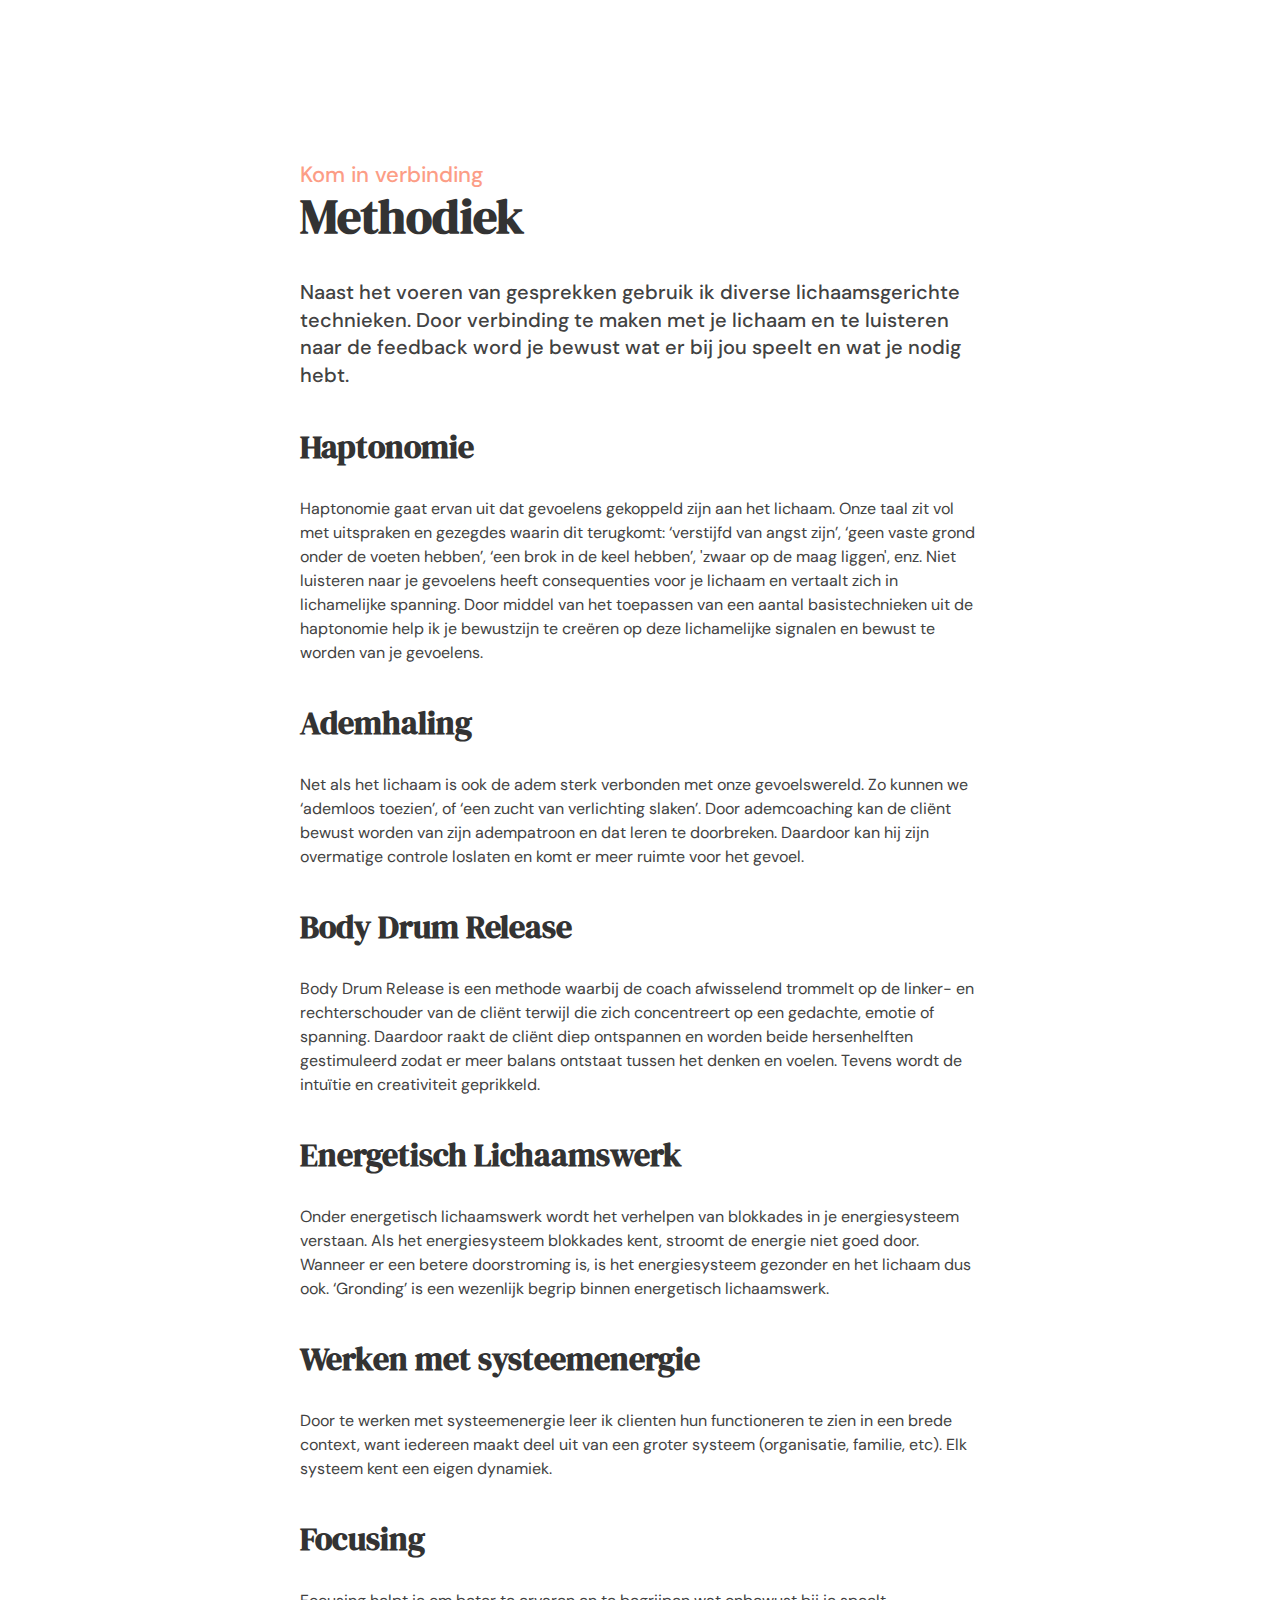
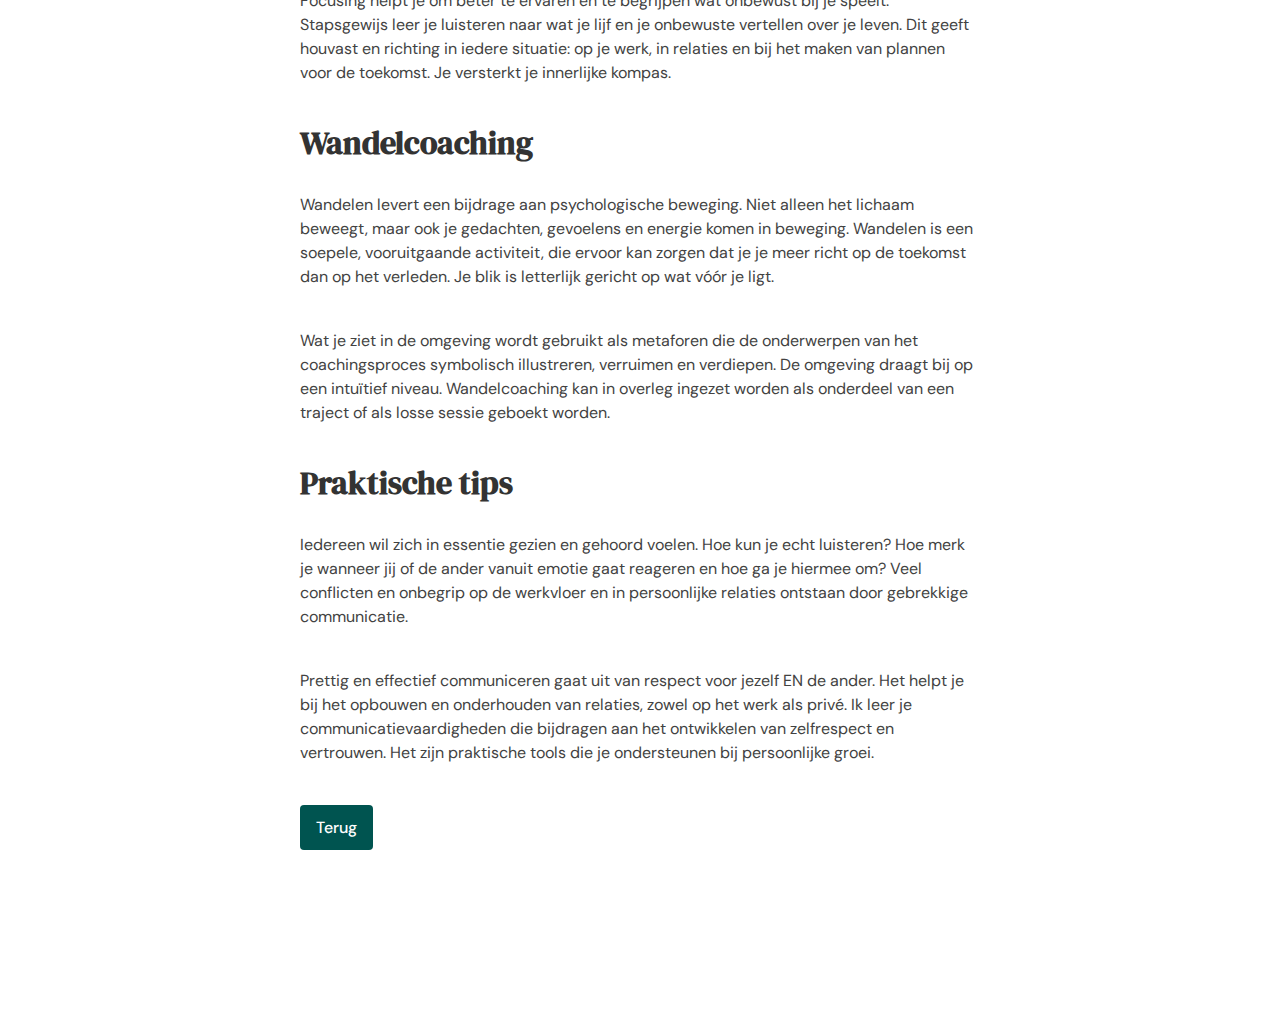
<file: methods.html>
<!doctype html>
<html>

<head>
  <title>Laura Goedhart Coaching</title>
  <link rel="stylesheet" href="style.css">

  <link href="https://fonts.googleapis.com/css?family=DM+Sans:400,500,700|DM+Serif+Display&display=swap" rel="stylesheet">

  <meta charset="UTF-8">
  <meta name="viewport" content="width=device-width,initial-scale=1,maximum-scale=1,user-scalable=no">
  <meta http-equiv="X-UA-Compatible" content="IE=edge,chrome=1">
  <meta name="HandheldFriendly" content="true">

</head>

<body>

    <div class="wrapper article">
      <div class="content">
        <h5>Kom in verbinding</h5>
        <h2>Methodiek</h2>

        <p class="intro">Naast het voeren van gesprekken gebruik ik diverse lichaamsgerichte technieken. Door verbinding te maken met je lichaam en te luisteren naar de feedback word je bewust wat er bij jou speelt en wat je nodig hebt.</p>

        <h3 id="lichaamsgerichte technieken">Haptonomie</h3>
        <p>Haptonomie gaat ervan uit dat gevoelens gekoppeld zijn aan het lichaam. Onze taal zit vol met uitspraken en gezegdes waarin dit terugkomt: ‘verstijfd van angst zijn’, ‘geen vaste grond onder de voeten hebben’, ‘een brok in de keel hebben’, 'zwaar op de maag liggen', enz. Niet luisteren naar je gevoelens heeft consequenties voor je lichaam en vertaalt zich in lichamelijke spanning. Door middel van het toepassen van een aantal basistechnieken uit de haptonomie help ik je bewustzijn te creëren op deze lichamelijke signalen en bewust te worden van je gevoelens.</p>

        <h3>Ademhaling</h3>
        <p>Net als het lichaam is ook de adem sterk verbonden met onze gevoelswereld. Zo kunnen we  ‘ademloos toezien’, of ‘een zucht van verlichting slaken’. Door ademcoaching kan de cliënt bewust worden van zijn adempatroon en dat leren te doorbreken. Daardoor kan hij zijn overmatige controle loslaten en komt er meer ruimte voor het gevoel.</p>

        <h3>Body Drum Release</h3>
        <p>Body Drum Release is een methode waarbij de coach afwisselend trommelt op de linker- en rechterschouder van de cliënt terwijl die zich concentreert op een gedachte, emotie of spanning. Daardoor raakt de cliënt diep ontspannen en worden beide hersenhelften gestimuleerd zodat er meer balans ontstaat tussen het denken en voelen. Tevens wordt de intuïtie en creativiteit geprikkeld.</p>

        <h3>Energetisch Lichaamswerk</h3>
        <p>Onder energetisch lichaamswerk wordt het verhelpen van blokkades in je energiesysteem verstaan. Als het energiesysteem blokkades kent, stroomt de energie niet goed door. Wanneer er een betere doorstroming is, is het energiesysteem gezonder en het lichaam dus ook. ‘Gronding’ is een wezenlijk begrip binnen energetisch lichaamswerk.</p>

        <h3>Werken met systeemenergie</h3>
        <p>Door te werken met systeemenergie leer ik clienten hun functioneren te zien in een brede context, want iedereen maakt deel uit van een groter systeem (organisatie, familie, etc). Elk systeem kent een eigen dynamiek.</P>

        <h3>Focusing</h3>
        <p>Focusing helpt je om beter te ervaren en te begrijpen wat onbewust bij je speelt. Stapsgewijs leer je luisteren naar wat je lijf en je onbewuste vertellen over je leven. Dit geeft houvast en richting in iedere situatie: op je werk, in relaties en bij het maken van plannen voor de toekomst. Je versterkt je innerlijke kompas.</p>

        <h3 id="Wandelcoaching">Wandelcoaching</h3>
        <p>Wandelen levert een bijdrage aan psychologische beweging. Niet alleen het lichaam beweegt, maar ook je gedachten, gevoelens en energie komen in beweging. Wandelen is een soepele, vooruitgaande activiteit, die ervoor kan zorgen dat je je meer richt op de toekomst dan op het verleden. Je blik is letterlijk gericht op wat vóór je ligt.</p>

        <p>Wat je ziet in de omgeving wordt gebruikt als metaforen die de onderwerpen van het coachingsproces symbolisch illustreren, verruimen en verdiepen. De omgeving draagt bij op een intuïtief niveau. Wandelcoaching kan in overleg ingezet worden als onderdeel van een traject of als losse sessie geboekt worden.</P>

        <h3 id="praktische tips">Praktische tips</h3>
        <p>Iedereen wil zich in essentie gezien en gehoord voelen. Hoe kun je echt luisteren? Hoe merk je wanneer jij of de ander vanuit emotie gaat reageren en hoe ga je hiermee om? Veel conflicten en onbegrip op de werkvloer en in persoonlijke relaties ontstaan door gebrekkige communicatie.</P>
        <p>Prettig en effectief communiceren gaat uit van respect voor jezelf EN de ander. Het helpt je bij het opbouwen en onderhouden van relaties, zowel op het werk als privé. Ik leer je communicatievaardigheden die bijdragen aan het ontwikkelen van zelfrespect en vertrouwen. Het zijn praktische tools die je ondersteunen bij persoonlijke groei.</p>

        <a href="index.html#werkwijze"><button>Terug</button></a>
        </div>

      </div>

    </div>

</body>

</html>
</file>
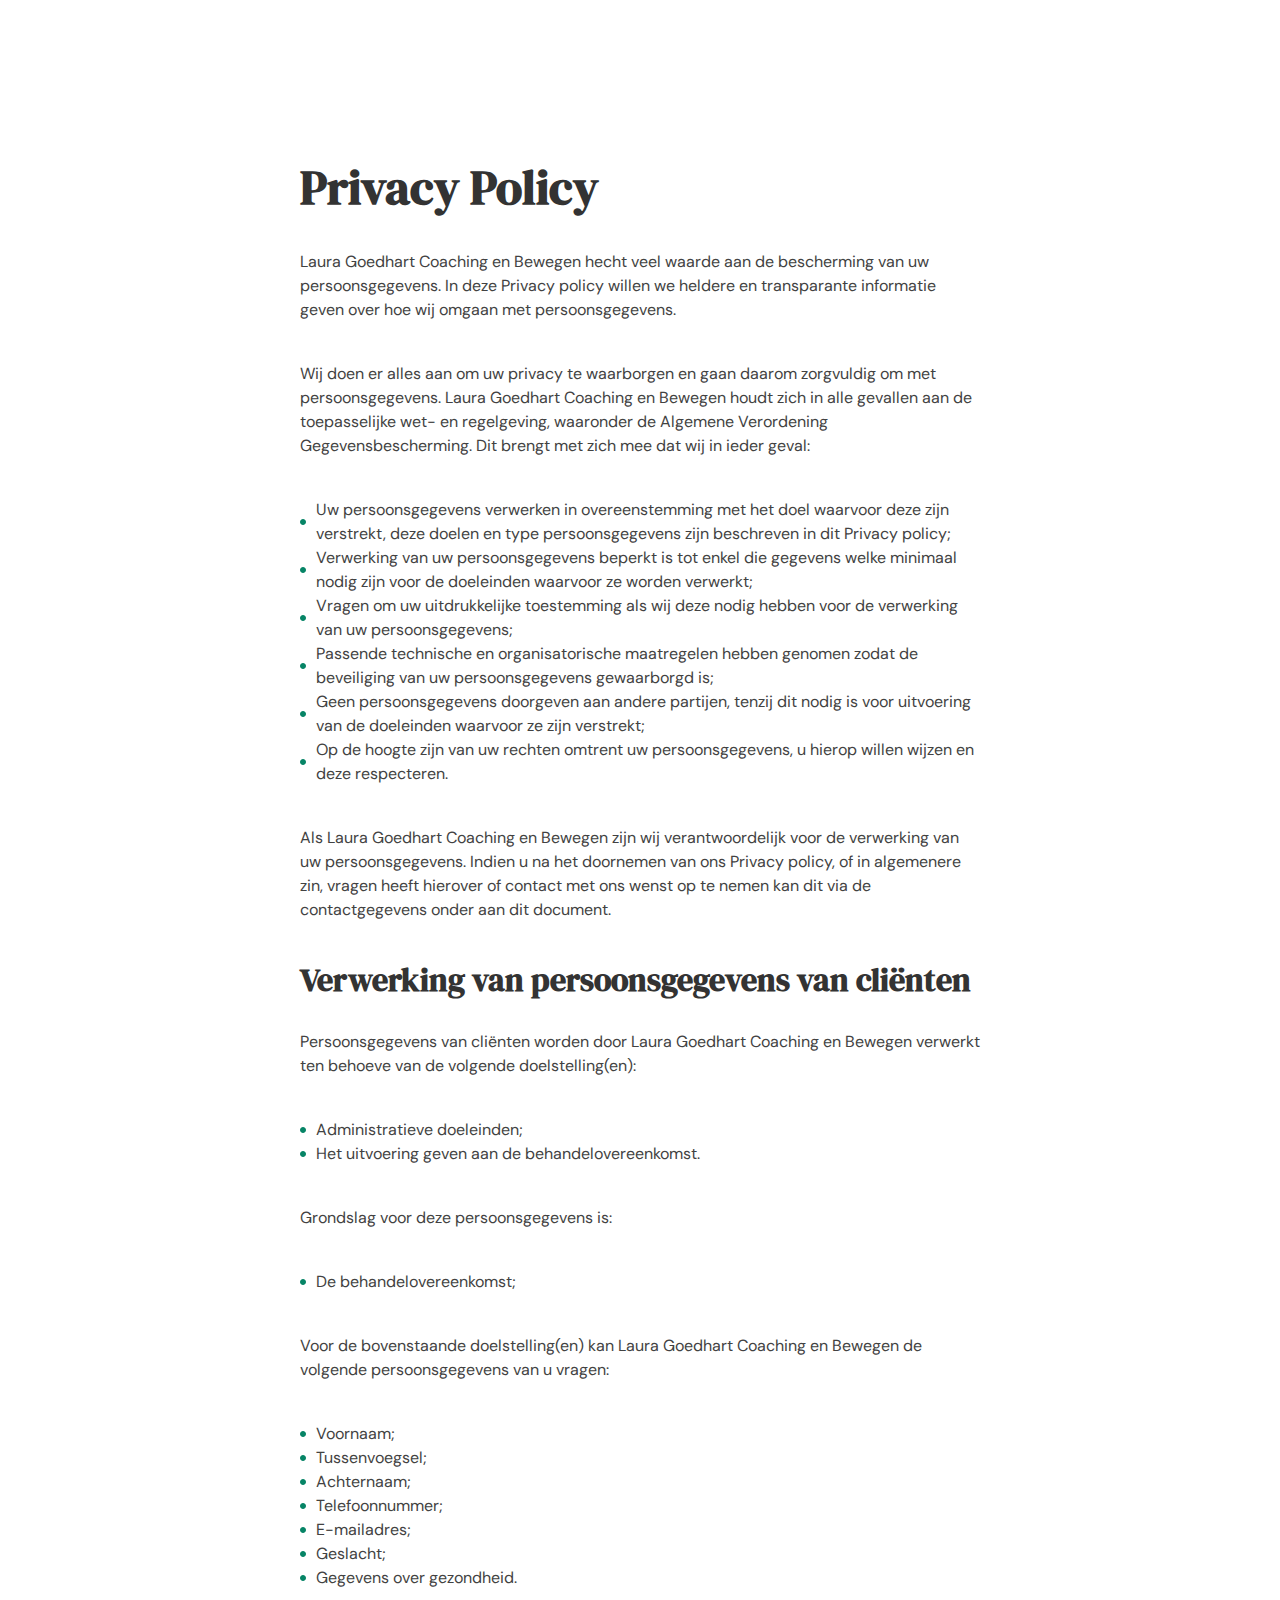
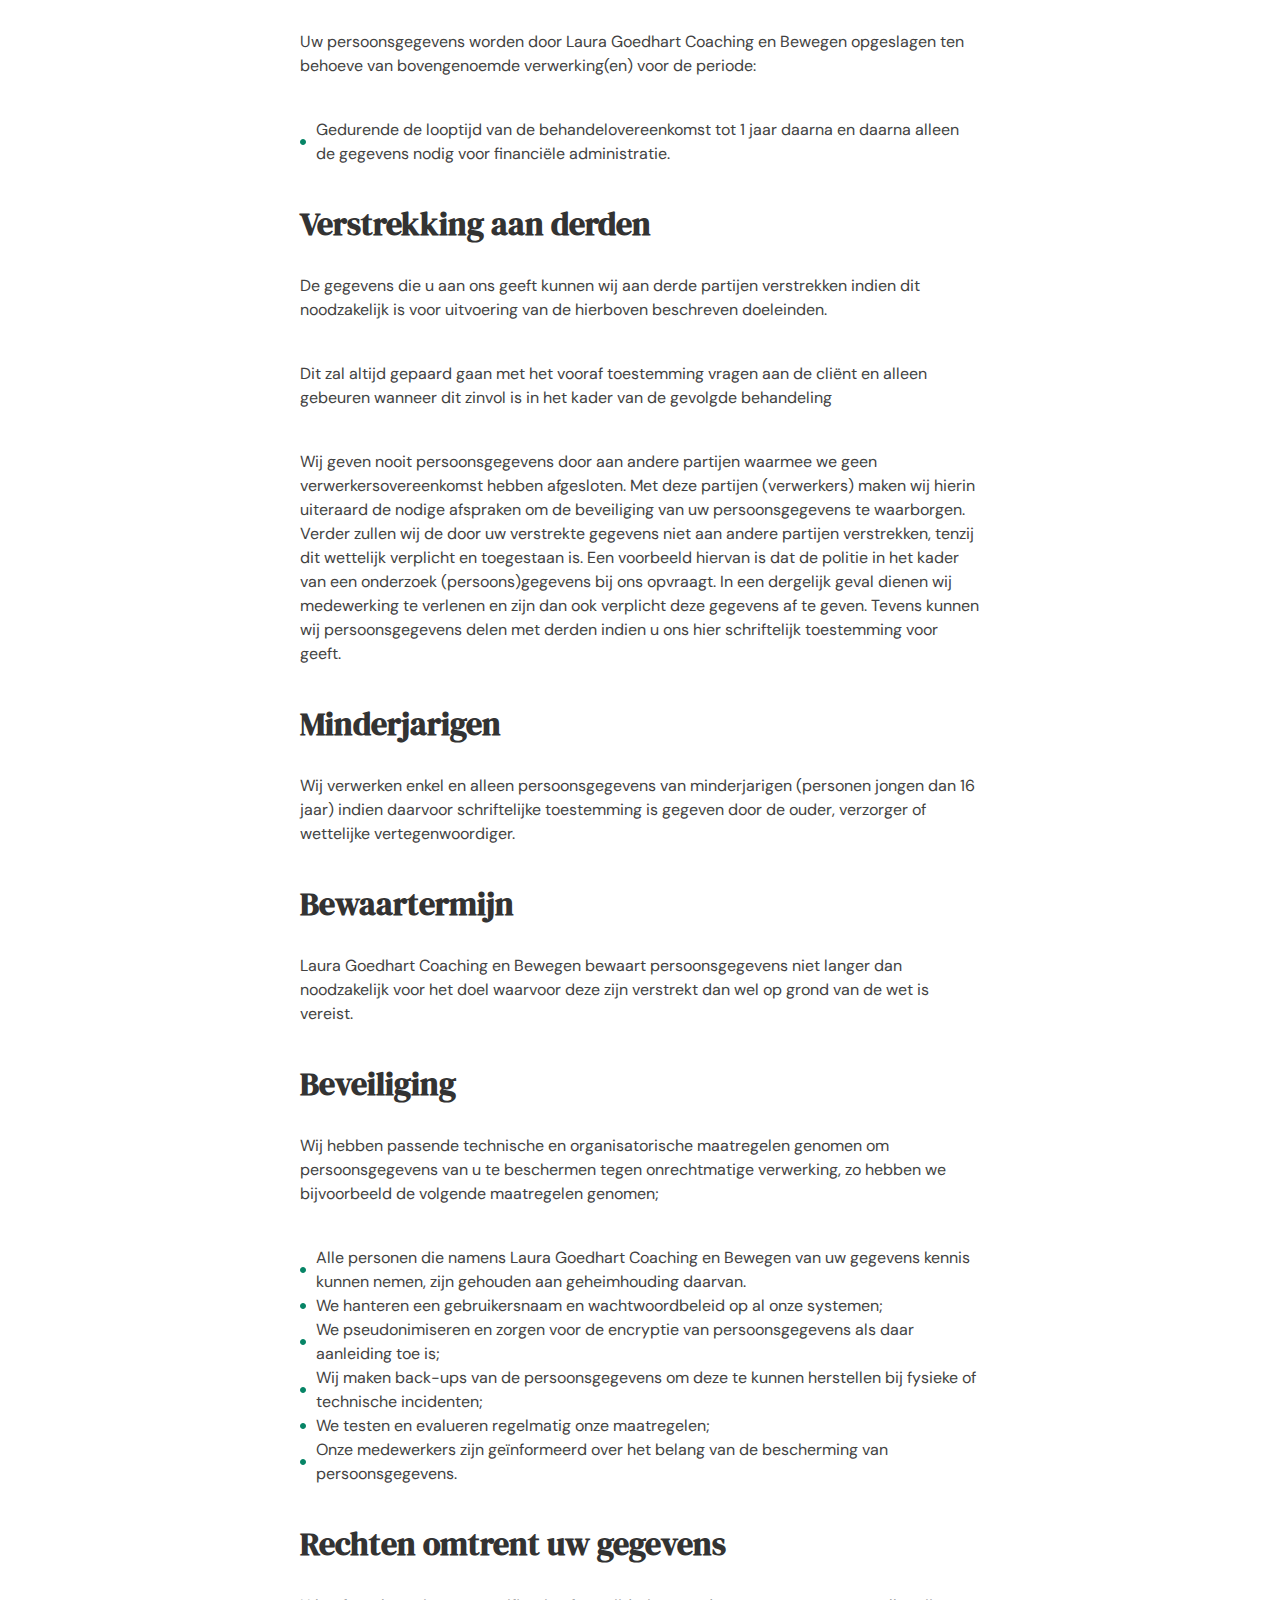
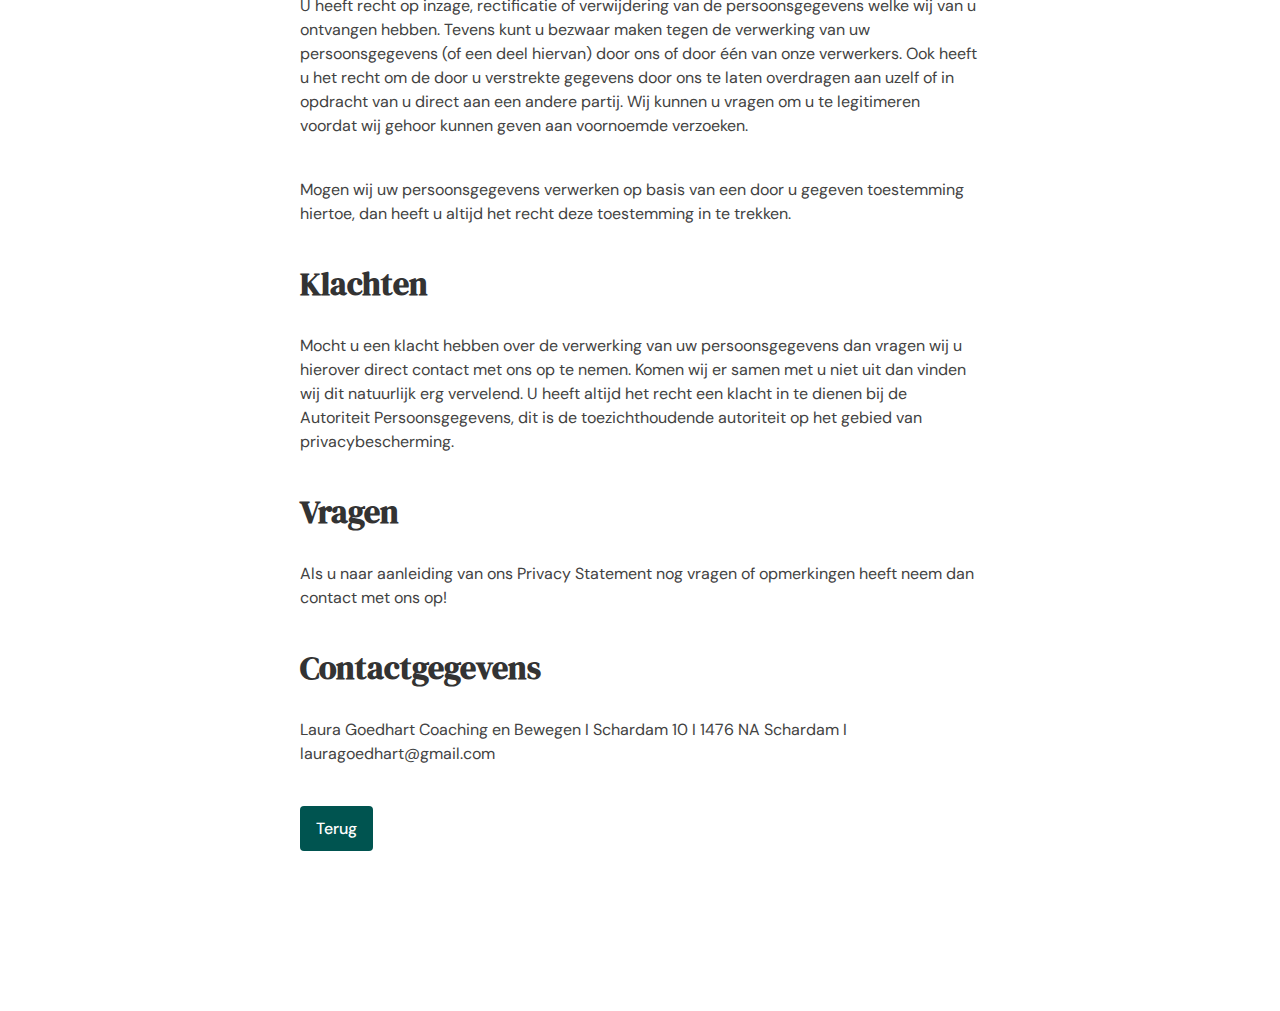
<file: privacy.html>
<!doctype html>
<html>

<head>
  <title>Laura Goedhart Coaching</title>
  <link rel="stylesheet" href="style.css">

  <link href="https://fonts.googleapis.com/css?family=DM+Sans:400,500,700|DM+Serif+Display&display=swap" rel="stylesheet">

  <meta charset="UTF-8">
  <meta name="viewport" content="width=device-width,initial-scale=1,maximum-scale=1,user-scalable=no">
  <meta http-equiv="X-UA-Compatible" content="IE=edge,chrome=1">
  <meta name="HandheldFriendly" content="true">

</head>

<body>
    <div class="wrapper article">
      <div class="content">
        <h2>Privacy Policy</h2>

        <p>Laura Goedhart Coaching en Bewegen hecht veel waarde aan de bescherming van uw persoonsgegevens. In deze Privacy policy willen we heldere en transparante informatie geven over hoe wij omgaan met persoonsgegevens.</p>
        <p>Wij doen er alles aan om uw privacy te waarborgen en gaan daarom zorgvuldig om met persoonsgegevens. Laura Goedhart Coaching en Bewegen houdt zich in alle gevallen aan de toepasselijke wet- en regelgeving, waaronder de Algemene Verordening Gegevensbescherming. Dit brengt met zich mee dat wij in ieder geval:</p>

        <ul>
          <li>Uw persoonsgegevens verwerken in overeenstemming met het doel waarvoor deze zijn verstrekt, deze doelen en type persoonsgegevens zijn beschreven in dit Privacy policy;</li>
          <li>Verwerking van uw persoonsgegevens beperkt is tot enkel die gegevens welke minimaal nodig zijn voor de doeleinden waarvoor ze worden verwerkt;</li>
          <li>Vragen om uw uitdrukkelijke toestemming als wij deze nodig hebben voor de verwerking van uw persoonsgegevens;</li>
          <li>Passende technische en organisatorische maatregelen hebben genomen zodat de beveiliging van uw persoonsgegevens gewaarborgd is;</li>
          <li>Geen persoonsgegevens doorgeven aan andere partijen, tenzij dit nodig is voor uitvoering van de doeleinden waarvoor ze zijn verstrekt;</li>
          <li>Op de hoogte zijn van uw rechten omtrent uw persoonsgegevens, u hierop willen wijzen en deze respecteren.</li>
        </ul>

        <p>Als Laura Goedhart Coaching en Bewegen zijn wij verantwoordelijk voor de verwerking van uw persoonsgegevens. Indien u na het doornemen van ons Privacy policy, of in algemenere zin, vragen heeft hierover of contact met ons wenst op te nemen kan dit via de contactgegevens onder aan dit document.</p>

        <h3>Verwerking van persoonsgegevens van cliënten</h3>

        <p>Persoonsgegevens van cliënten worden door Laura Goedhart Coaching en Bewegen verwerkt ten behoeve van de volgende doelstelling(en):</p>

        <ul>
          <li>Administratieve doeleinden;</li>
          <li>Het uitvoering geven aan de behandelovereenkomst.</li>
        </ul>

        <p>Grondslag voor deze persoonsgegevens is:

        <ul>
          <li>De behandelovereenkomst;</li>
        </ul>
        </p>

        <p>Voor de bovenstaande doelstelling(en) kan Laura Goedhart Coaching en Bewegen de volgende persoonsgegevens van u vragen:</p>

        <ul>
          <li>Voornaam;</li>
          <li>Tussenvoegsel;</li>
          <li>Achternaam;</li>
          <li>Telefoonnummer;</li>
          <li>E-mailadres;</li>
          <li>Geslacht;</li>
          <li>Gegevens over gezondheid.</li>
        </ul>

        <p>Uw persoonsgegevens worden door Laura Goedhart Coaching en Bewegen opgeslagen ten behoeve van bovengenoemde verwerking(en) voor de periode:</p>

        <ul>
          <li>Gedurende de looptijd van de behandelovereenkomst tot 1 jaar daarna en daarna alleen de gegevens nodig voor financiële administratie.</li>
        </ul>

        <h3>Verstrekking aan derden</h3>

        <p>De gegevens die u aan ons geeft kunnen wij aan derde partijen verstrekken indien dit noodzakelijk is voor uitvoering van de hierboven beschreven doeleinden.</p>
        <p>Dit zal altijd gepaard gaan met het vooraf toestemming vragen aan de cliënt en alleen gebeuren wanneer dit zinvol is in het kader van de gevolgde behandeling</p>
        <p>Wij geven nooit persoonsgegevens door aan andere partijen waarmee we geen verwerkersovereenkomst hebben afgesloten. Met deze partijen (verwerkers) maken wij hierin uiteraard de nodige afspraken om de beveiliging van uw persoonsgegevens te waarborgen. Verder zullen wij de door uw verstrekte gegevens niet aan andere partijen verstrekken, tenzij dit wettelijk verplicht en toegestaan is. Een voorbeeld hiervan is dat de politie in het kader van een onderzoek (persoons)gegevens bij ons opvraagt. In een dergelijk geval dienen wij medewerking te verlenen en zijn dan ook verplicht deze gegevens af te geven. Tevens kunnen wij persoonsgegevens delen met derden indien u ons hier schriftelijk toestemming voor geeft.</p>

        <h3>Minderjarigen</h3>

        <p>Wij verwerken enkel en alleen persoonsgegevens van minderjarigen (personen jongen dan 16 jaar) indien daarvoor schriftelijke toestemming is gegeven door de ouder, verzorger of wettelijke vertegenwoordiger.</p>

        <h3>Bewaartermijn</h3>

        <p>Laura Goedhart Coaching en Bewegen bewaart persoonsgegevens niet langer dan noodzakelijk voor het doel waarvoor deze zijn verstrekt dan wel op grond van de wet is vereist.</p>

        <h3>Beveiliging</h3>

        <p>Wij hebben passende technische en organisatorische maatregelen genomen om persoonsgegevens van u te beschermen tegen onrechtmatige verwerking, zo hebben we bijvoorbeeld de volgende maatregelen genomen;</p>

        <ul>
          <li>Alle personen die namens Laura Goedhart Coaching en Bewegen van uw gegevens kennis kunnen nemen, zijn gehouden aan geheimhouding daarvan.</li>
          <li>We hanteren een gebruikersnaam en wachtwoordbeleid op al onze systemen;</li>
          <li>We pseudonimiseren en zorgen voor de encryptie van persoonsgegevens als daar aanleiding toe is;</li>
          <li>Wij maken back-ups van de persoonsgegevens om deze te kunnen herstellen bij fysieke of technische incidenten;</li>
          <li>We testen en evalueren regelmatig onze maatregelen;</li>
          <li>Onze medewerkers zijn geïnformeerd over het belang van de bescherming van persoonsgegevens.</li>
        </ul>

        <h3>Rechten omtrent uw gegevens</h3>

        <p>U heeft recht op inzage, rectificatie of verwijdering van de persoonsgegevens welke wij van u ontvangen hebben. Tevens kunt u bezwaar maken tegen de verwerking van uw persoonsgegevens (of een deel hiervan) door ons of door één van onze verwerkers. Ook heeft u het recht om de door u verstrekte gegevens door ons te laten overdragen aan uzelf of in opdracht van u direct aan een andere partij. Wij kunnen u vragen om u te legitimeren voordat wij gehoor kunnen geven aan voornoemde verzoeken.</p>
        <p>Mogen wij uw persoonsgegevens verwerken op basis van een door u gegeven toestemming hiertoe, dan heeft u altijd het recht deze toestemming in te trekken.</p>

        <h3>Klachten</h3>
        <p>Mocht u een klacht hebben over de verwerking van uw persoonsgegevens dan vragen wij u hierover direct contact met ons op te nemen. Komen wij er samen met u niet uit dan vinden wij dit natuurlijk erg vervelend. U heeft altijd het recht een klacht in te dienen bij de Autoriteit Persoonsgegevens, dit is de toezichthoudende autoriteit op het gebied van privacybescherming.</p>

        <h3>Vragen</h3>
        <p>Als u naar aanleiding van ons Privacy Statement nog vragen of opmerkingen heeft neem dan contact met ons op!</p>

        <h3>Contactgegevens</h3>
        <p>Laura Goedhart Coaching en Bewegen I Schardam 10 I 1476 NA Schardam I lauragoedhart@gmail.com</p>

        <a href="index.html"><button>Terug</button></a>
        </div>

      </div>

    </div>

</body>

</html>
</file>
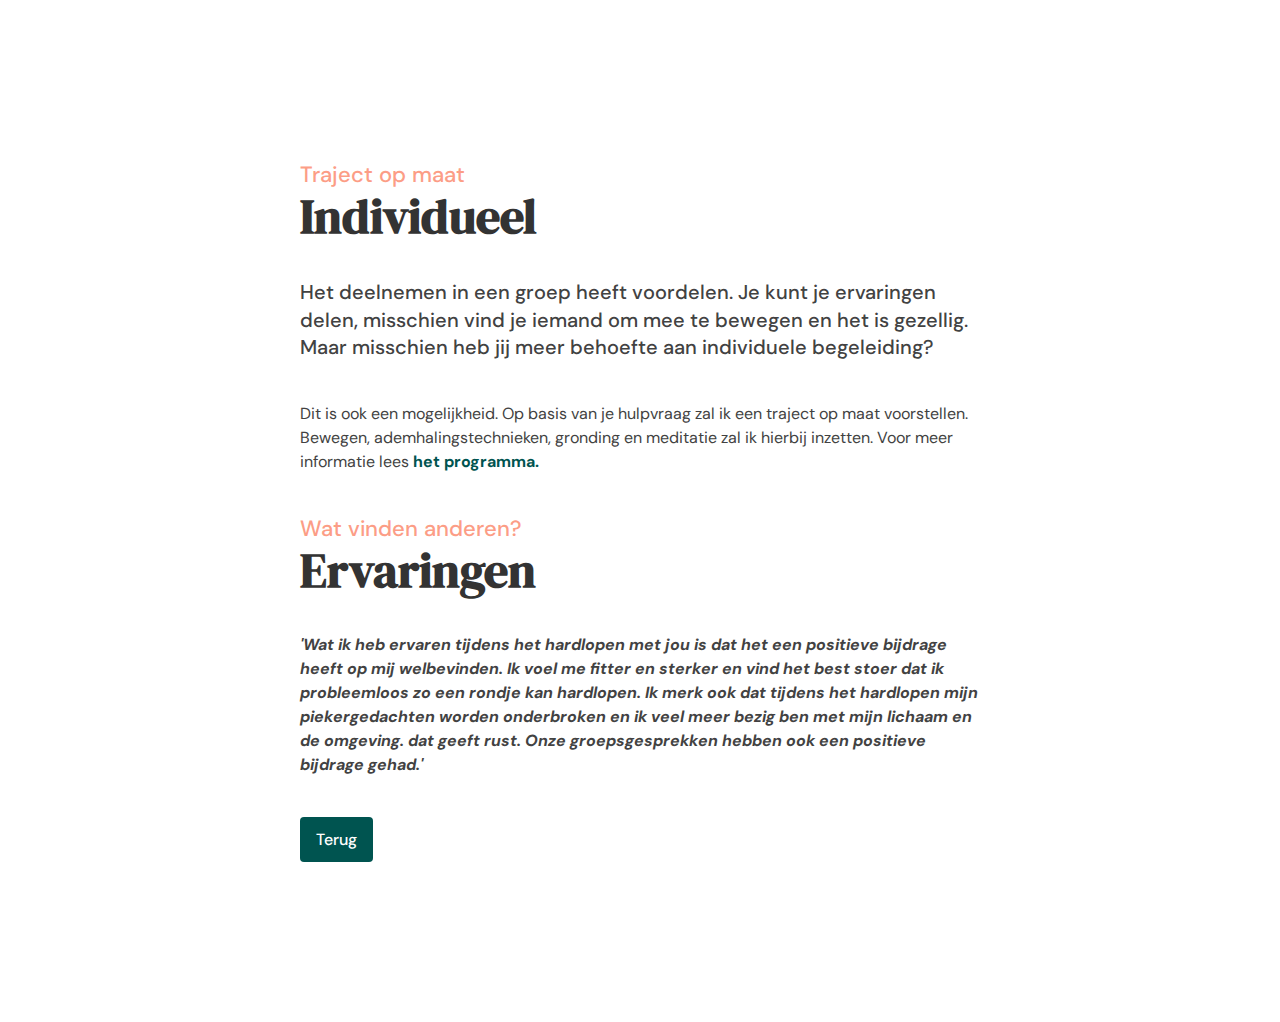
<file: voorbedrijven.html>
<!doctype html>
<html>

<head>
  <title>Laura Goedhart Coaching</title>
  <link rel="stylesheet" href="style.css">

  <link href="https://fonts.googleapis.com/css?family=DM+Sans:400,500,700|DM+Serif+Display&display=swap" rel="stylesheet">

  <meta charset="UTF-8">
  <meta name="viewport" content="width=device-width,initial-scale=1,maximum-scale=1,user-scalable=no">
  <meta http-equiv="X-UA-Compatible" content="IE=edge,chrome=1">
  <meta name="HandheldFriendly" content="true">

</head>

<body>
    <div class="wrapper article">
      <div class="content">
        <h5 id="voorbedrijven">Traject op maat</h5>
        <h2>Individueel</h2>

        <p class="intro">Het deelnemen in een groep heeft voordelen. Je kunt je ervaringen delen, misschien vind je iemand om mee te bewegen en het is gezellig. Maar misschien heb jij meer behoefte aan individuele begeleiding?</p>

        <p>Dit is ook een mogelijkheid. Op basis van je hulpvraag zal ik een traject op maat voorstellen. Bewegen, ademhalingstechnieken, gronding en meditatie zal ik hierbij inzetten. Voor meer informatie lees <a href="http://lauragoedhart.nl/coaching">het programma.</p>

        <h5 id="voorbedrijven">Wat vinden anderen?</h5>
        <h2>Ervaringen</h2>
        <p><i>'Wat ik heb ervaren tijdens het hardlopen met jou is dat het een positieve bijdrage heeft op mij welbevinden. Ik voel me fitter en sterker en vind het best stoer dat ik probleemloos zo een rondje kan hardlopen. Ik merk ook dat tijdens het hardlopen mijn piekergedachten worden onderbroken en ik veel meer bezig ben met  mijn lichaam en de omgeving. dat geeft rust. Onze groepsgesprekken hebben ook een positieve bijdrage gehad.'</i></p>

        <a href="index.html"><button>Terug</button></a>
        </div>

      </div>

    </div>

</body>


</html>
</file>
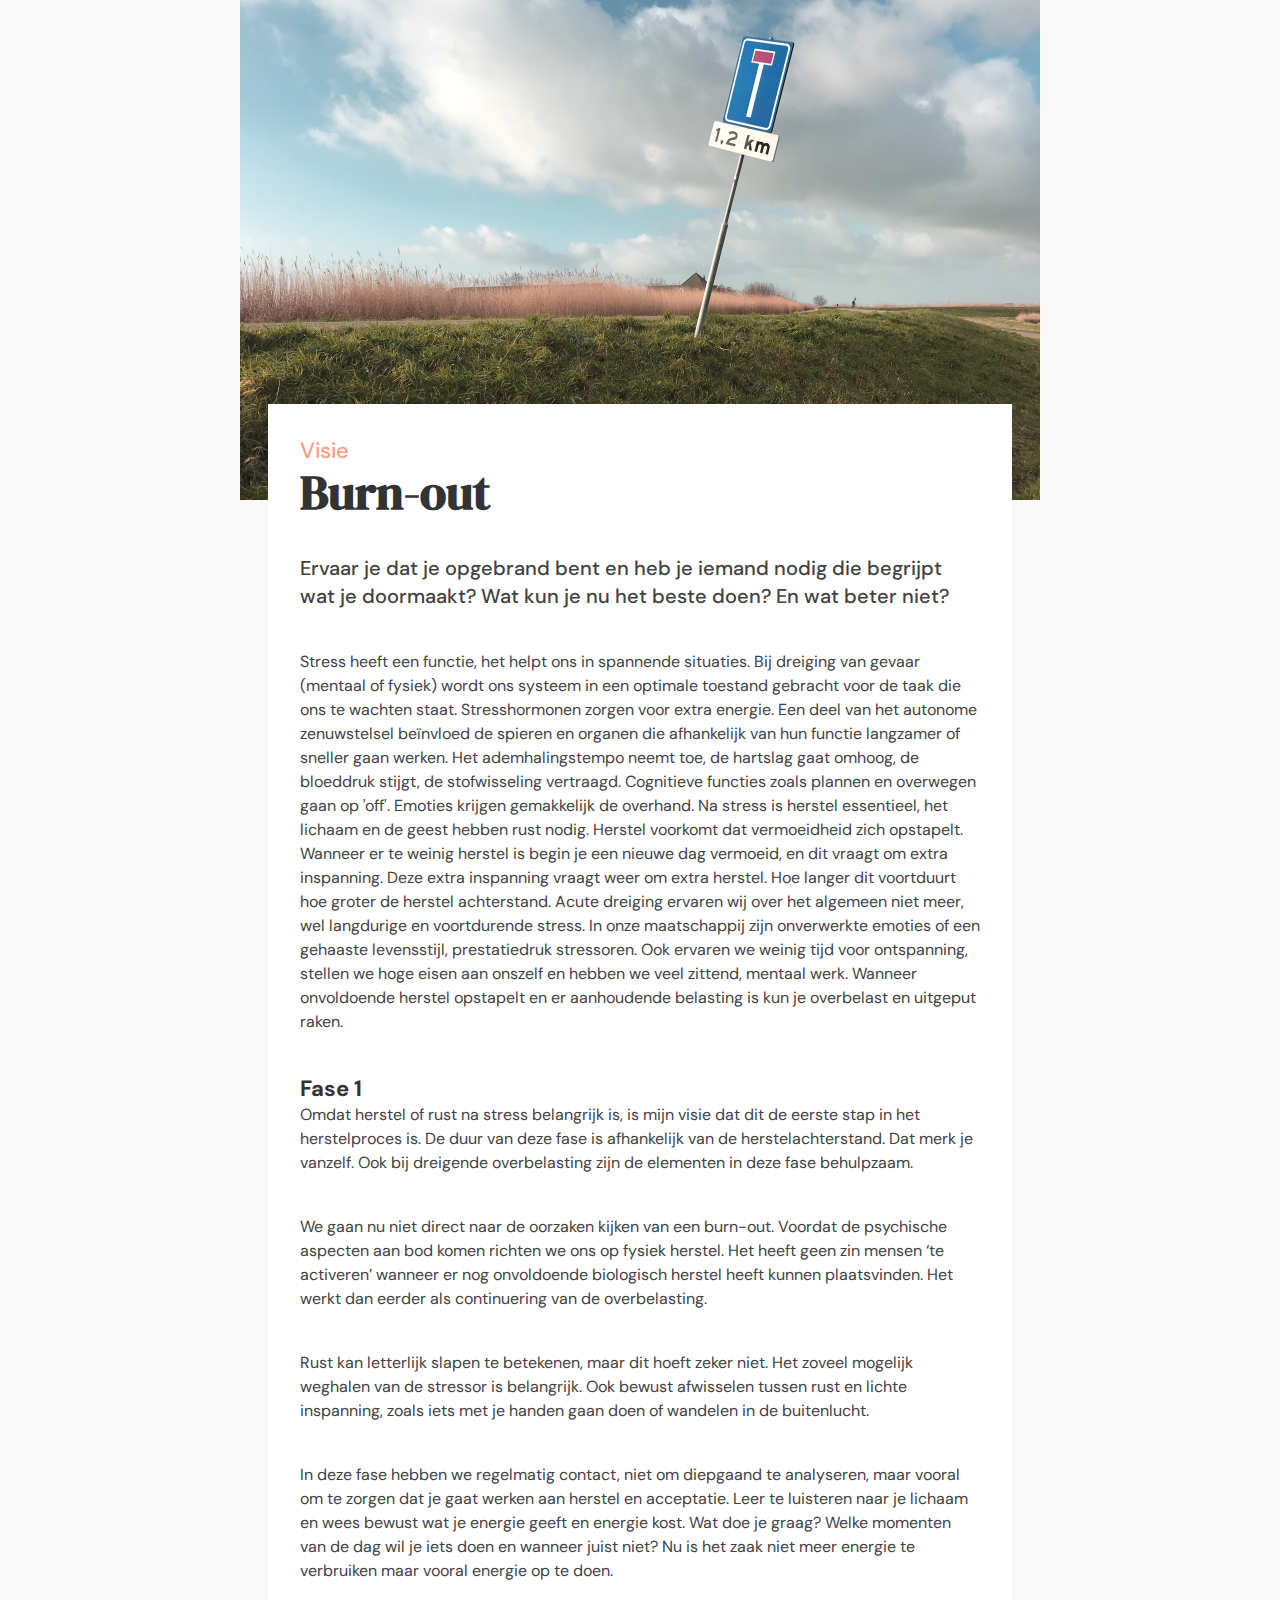
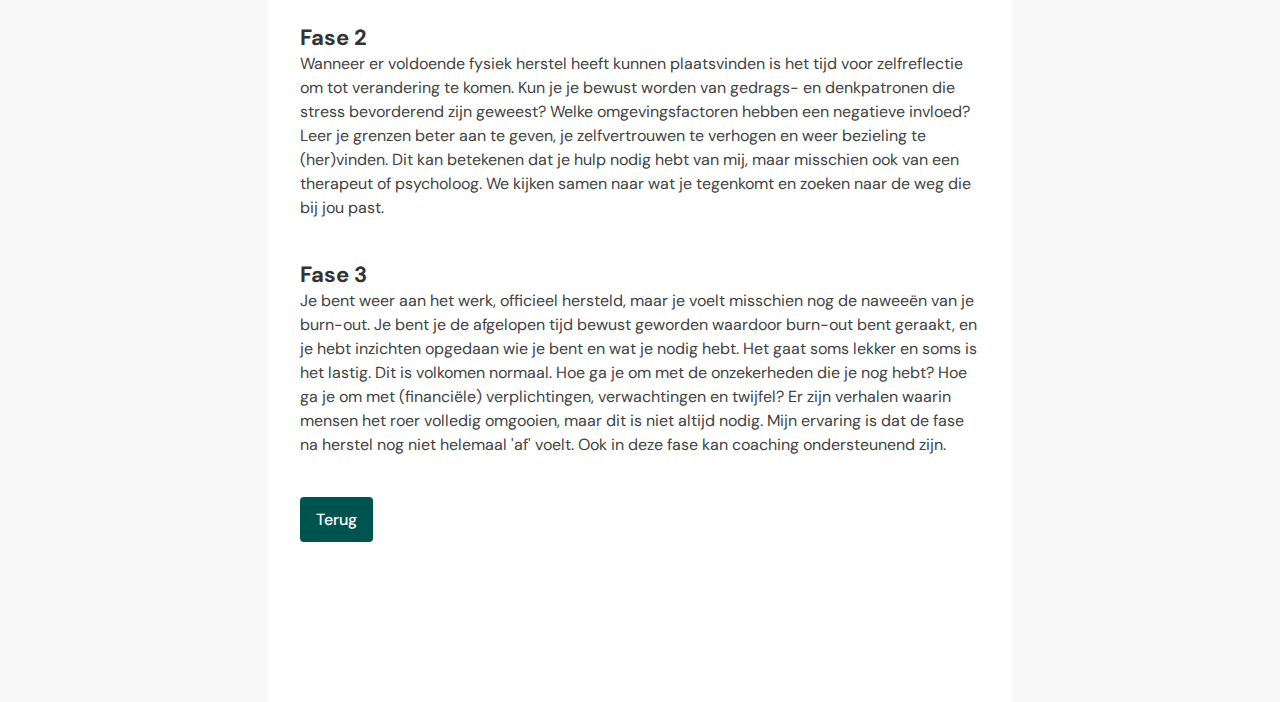
<file: _old/burnout.html>
<!doctype html>
<html>

<head>
  <title>Laura Goedhart Coaching</title>
  <link rel="stylesheet" href="style.css">

  <link href="https://fonts.googleapis.com/css?family=DM+Sans:400,500,700|DM+Serif+Display&display=swap" rel="stylesheet">

  <meta charset="UTF-8">
  <meta name="viewport" content="width=device-width,initial-scale=1,maximum-scale=1,user-scalable=no">
  <meta http-equiv="X-UA-Compatible" content="IE=edge,chrome=1">
  <meta name="HandheldFriendly" content="true">

</head>

<body style="background-color: #f8f8f8">

    <div style="width: 800px; height: 500px; margin: 0 auto; background-size: cover; background-image: url('img/burnoutphoto.jpg'); background-position: center"></div>

    <div class="wrapper article">
      <div style="background-image: url('img/burnoutphoto.jpg')"></div>
      <div class="content">
        <h5>Visie</h5>
        <h2>Burn-out</h2>

        <p class="intro">Ervaar je dat je opgebrand bent en heb je iemand nodig die begrijpt wat je doormaakt? Wat kun je nu het beste doen? En wat beter niet?</p>

        <p>Stress heeft een functie, het helpt ons in spannende situaties. Bij dreiging van gevaar (mentaal of fysiek) wordt ons systeem in een optimale toestand gebracht voor de taak die ons te wachten staat. Stresshormonen zorgen voor extra energie. Een deel van het autonome zenuwstelsel beïnvloed de spieren en organen die afhankelijk van hun functie langzamer of sneller gaan werken. Het ademhalingstempo neemt toe, de hartslag gaat omhoog, de bloeddruk stijgt, de stofwisseling vertraagd. Cognitieve functies zoals plannen en overwegen gaan op 'off'. Emoties krijgen gemakkelijk de overhand. Na stress is herstel essentieel, het lichaam en de geest hebben rust nodig. Herstel voorkomt dat vermoeidheid zich opstapelt. Wanneer er te weinig herstel is begin je een nieuwe dag vermoeid, en dit vraagt om extra inspanning. Deze extra inspanning vraagt weer om extra herstel. Hoe langer dit voortduurt hoe groter de herstel achterstand. Acute dreiging ervaren wij over het algemeen niet meer, wel langdurige en voortdurende stress. In onze maatschappij zijn onverwerkte emoties of een gehaaste levensstijl, prestatiedruk stressoren. Ook ervaren we weinig tijd voor ontspanning, stellen we hoge eisen aan onszelf en hebben we veel zittend, mentaal werk. Wanneer onvoldoende herstel opstapelt en er aanhoudende belasting is kun je overbelast en uitgeput raken.
        </p>

        <h4>Fase 1</h4>
        <p>Omdat herstel of rust na stress belangrijk is, is mijn visie dat dit de eerste stap in het herstelproces is. De duur van deze fase is afhankelijk van de herstelachterstand. Dat merk je vanzelf. Ook bij dreigende overbelasting zijn de elementen in deze fase behulpzaam.</p>

        <p>We gaan nu niet direct naar de oorzaken kijken van een burn-out. Voordat de psychische aspecten aan bod komen richten we ons op fysiek herstel. Het heeft geen zin mensen ‘te activeren’ wanneer er nog onvoldoende biologisch herstel heeft kunnen plaatsvinden. Het werkt dan eerder als continuering van de overbelasting.</p>

        <p>Rust kan letterlijk slapen te betekenen, maar dit hoeft zeker niet. Het zoveel mogelijk weghalen van de stressor is belangrijk. Ook bewust afwisselen tussen rust en lichte inspanning, zoals iets met je handen gaan doen of wandelen in de buitenlucht.</p>

        <p>In deze fase hebben we regelmatig contact, niet om diepgaand te analyseren, maar vooral om te zorgen dat je gaat werken aan herstel en acceptatie. Leer te luisteren naar je lichaam en wees bewust wat je energie geeft en energie kost. Wat doe je graag? Welke momenten van de dag wil je iets doen en wanneer juist niet? Nu is het zaak niet meer energie te verbruiken maar vooral energie op te doen.</p>

        <h4>Fase 2</h4>
        <p>Wanneer er voldoende fysiek herstel heeft kunnen plaatsvinden is het tijd voor zelfreflectie om tot verandering te komen. Kun je je bewust worden van gedrags- en denkpatronen die stress bevorderend zijn geweest? Welke omgevingsfactoren hebben een negatieve invloed? Leer je grenzen beter aan te geven, je zelfvertrouwen te verhogen en weer bezieling te (her)vinden. Dit kan betekenen dat je hulp nodig hebt van mij, maar misschien ook van een therapeut of psycholoog. We kijken samen naar wat je tegenkomt en zoeken naar de weg die bij jou past.</p>

        <h4>Fase 3</h4>
        <p>Je bent weer aan het werk, officieel hersteld, maar je voelt misschien nog de naweeën van je burn-out. Je bent je de afgelopen tijd bewust geworden waardoor burn-out bent geraakt, en je hebt inzichten opgedaan wie je bent en wat je nodig hebt. Het gaat soms lekker en soms is het lastig. Dit is volkomen normaal. Hoe ga je om met de onzekerheden die je nog hebt? Hoe ga je om met (financiële) verplichtingen, verwachtingen en twijfel? Er zijn verhalen waarin mensen het roer volledig omgooien, maar dit is niet altijd nodig. Mijn ervaring is dat de fase na herstel nog niet helemaal 'af' voelt. Ook in deze fase kan coaching ondersteunend zijn.</p>

        <a href="index.html"><button>Terug</button></a>
        </div>

      </div>

    </div>

</body>

</html>
</file>
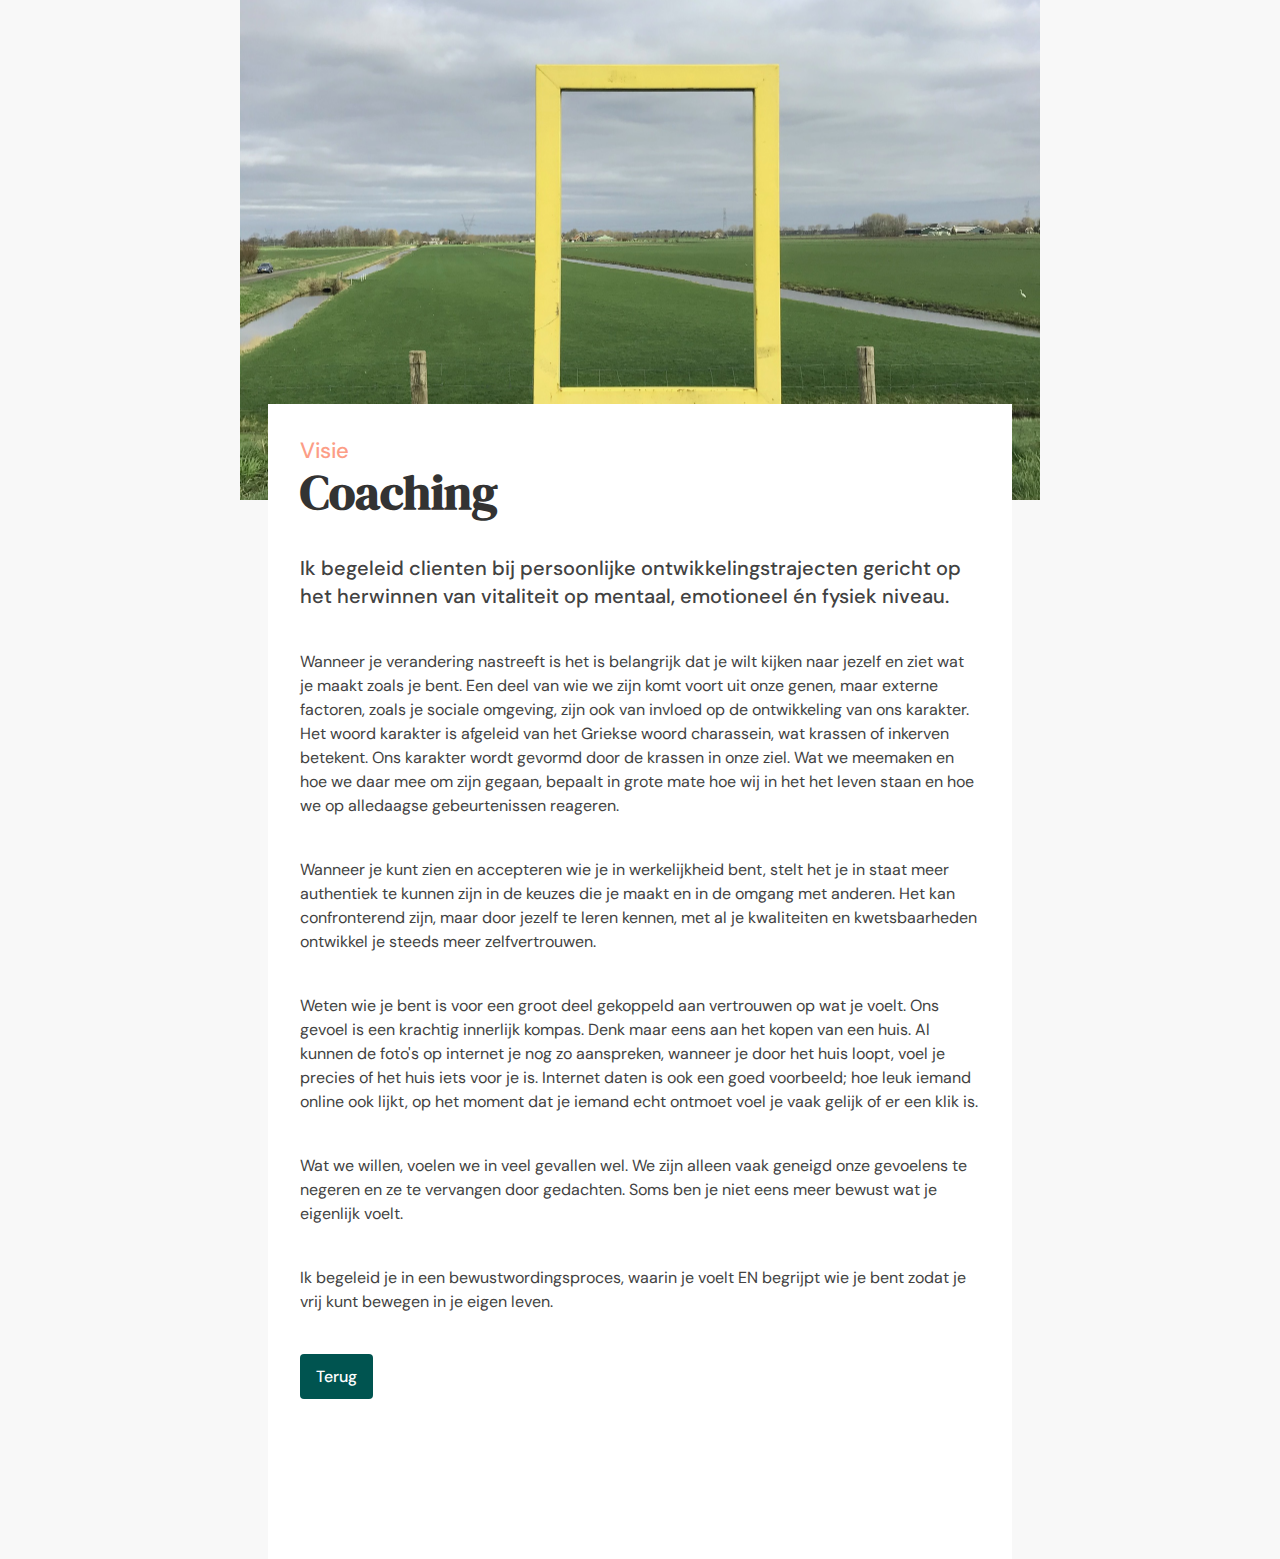
<file: _old/coaching.html>
<!doctype html>
<html>

<head>
  <title>Laura Goedhart Coaching</title>
  <link rel="stylesheet" href="style.css">

  <link href="https://fonts.googleapis.com/css?family=DM+Sans:400,500,700|DM+Serif+Display&display=swap" rel="stylesheet">

  <meta charset="UTF-8">
  <meta name="viewport" content="width=device-width,initial-scale=1,maximum-scale=1,user-scalable=no">
  <meta http-equiv="X-UA-Compatible" content="IE=edge,chrome=1">
  <meta name="HandheldFriendly" content="true">

</head>

<body style="background-color: #f8f8f8">

    <div style="width: 800px; height: 500px; margin: 0 auto; background-size: cover; background-image: url('img/coachingphoto.jpg'); background-position: center"></div>

    <div class="wrapper article">
      <div class="content">
        <h5>Visie</h5>
        <h2>Coaching</h2>

        <p class="intro">Ik begeleid clienten bij persoonlijke ontwikkelingstrajecten gericht op het herwinnen van vitaliteit op mentaal, emotioneel én fysiek niveau.</p>


        <p>Wanneer je verandering nastreeft is het is belangrijk dat je wilt kijken naar jezelf en ziet wat je maakt zoals je bent. Een deel van wie we zijn komt voort uit onze genen, maar externe factoren, zoals je sociale omgeving, zijn ook van invloed op de ontwikkeling van ons karakter. Het woord karakter is afgeleid van het Griekse woord charassein, wat krassen of inkerven betekent. Ons karakter wordt gevormd door de krassen in onze ziel. Wat we meemaken en hoe we daar mee om zijn gegaan, bepaalt in grote mate hoe wij in het het leven staan en hoe we op alledaagse gebeurtenissen reageren.</p>

        <p>Wanneer je kunt zien en accepteren wie je in werkelijkheid bent, stelt het je in staat meer authentiek te kunnen zijn in de keuzes die je maakt en in de omgang met anderen. Het kan confronterend zijn, maar door jezelf te leren kennen, met al je kwaliteiten en kwetsbaarheden ontwikkel je steeds meer zelfvertrouwen.</p>

        <p>Weten wie je bent is voor een groot deel gekoppeld aan vertrouwen op wat je voelt. Ons gevoel is een krachtig innerlijk kompas. Denk maar eens aan het kopen van een huis. Al kunnen de foto's op internet je nog zo aanspreken, wanneer je door het huis loopt, voel je precies of het huis iets voor je is. Internet daten is ook een goed voorbeeld; hoe leuk iemand online ook lijkt, op het moment dat je iemand echt ontmoet voel je vaak gelijk of er een klik is.</p>

        <p>Wat we willen, voelen we in veel gevallen wel. We zijn alleen vaak geneigd onze gevoelens te negeren en ze te vervangen door gedachten. Soms ben je niet eens meer bewust wat je eigenlijk voelt.</p>

        <p>Ik begeleid je in een bewustwordingsproces, waarin je voelt EN begrijpt wie je bent zodat je vrij kunt bewegen in je eigen leven.</p>

        <a href="index.html"><button>Terug</button></a>
        </div>

      </div>

    </div>

</body>

</html>
</file>
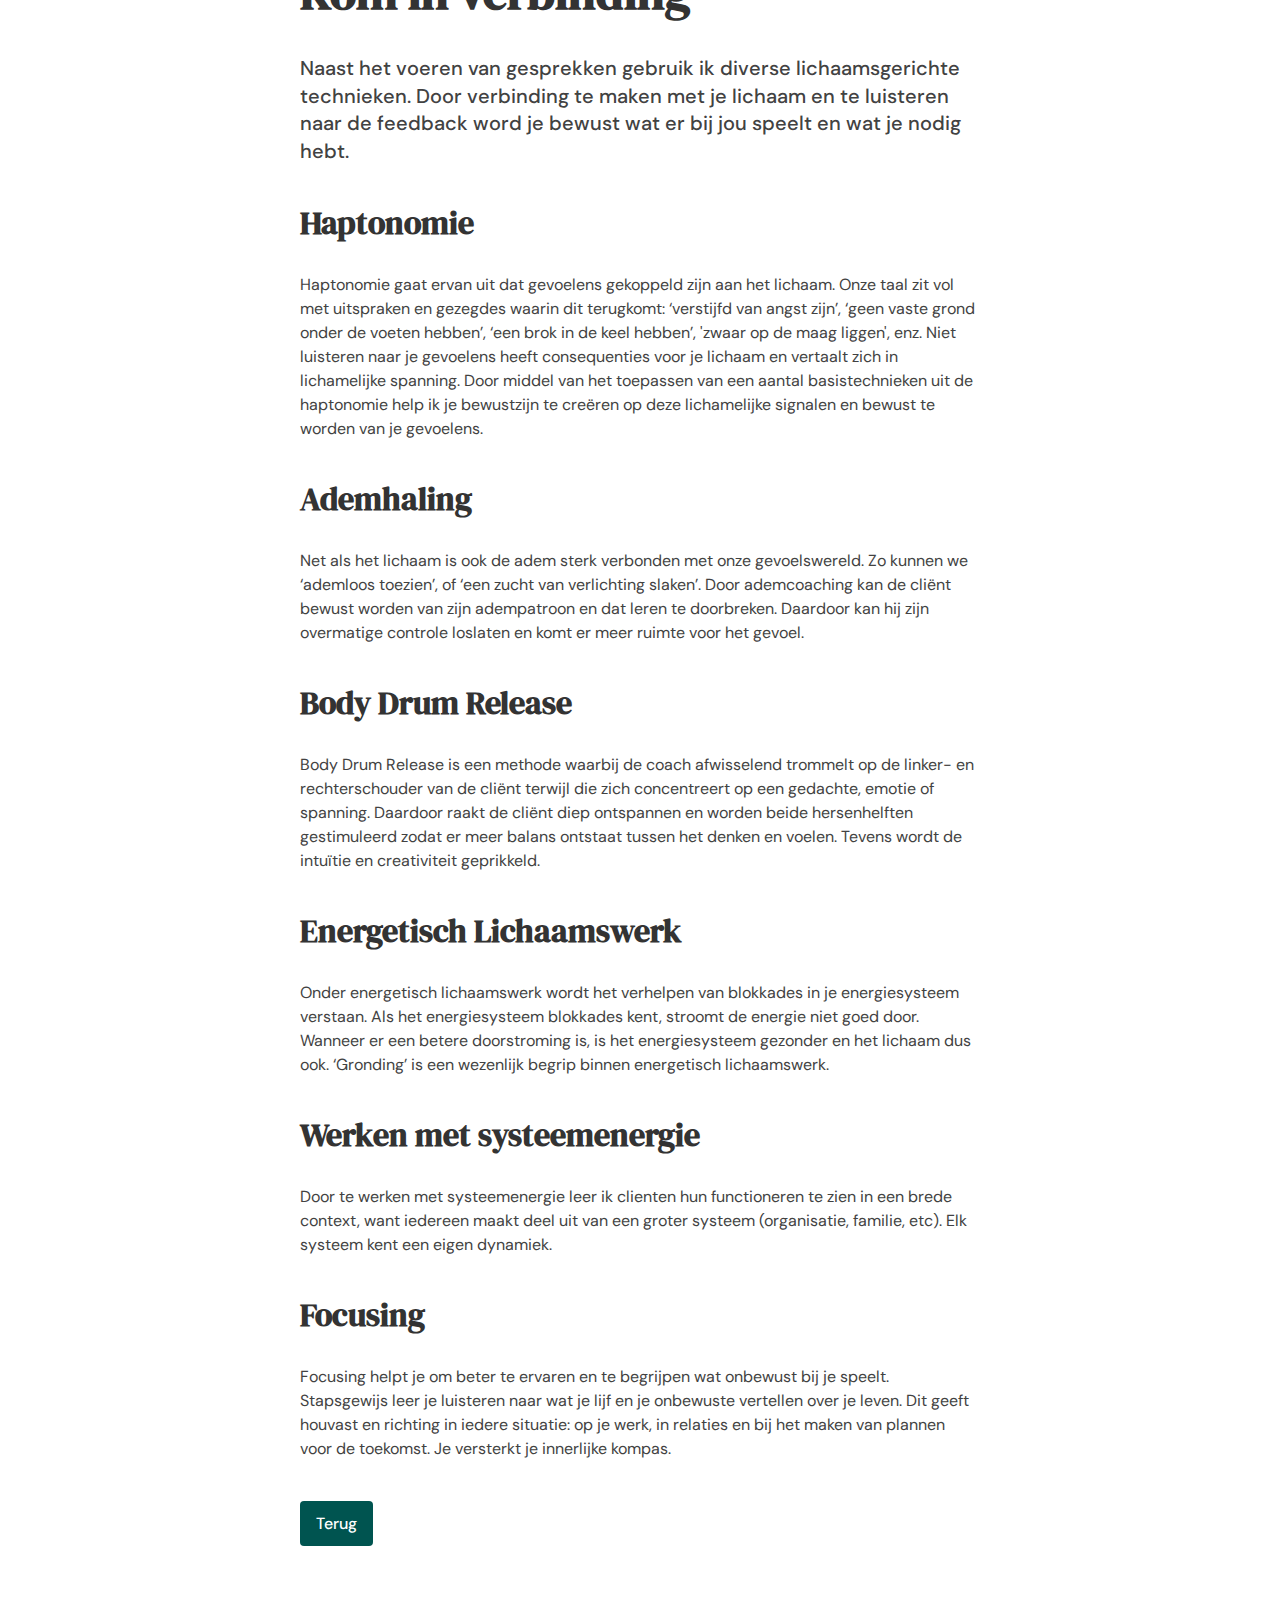
<file: _old/methods.html>
<!doctype html>
<html>

<head>
  <title>Laura Goedhart Coaching</title>
  <link rel="stylesheet" href="style.css">

  <link href="https://fonts.googleapis.com/css?family=DM+Sans:400,500,700|DM+Serif+Display&display=swap" rel="stylesheet">

  <meta charset="UTF-8">
  <meta name="viewport" content="width=device-width,initial-scale=1,maximum-scale=1,user-scalable=no">
  <meta http-equiv="X-UA-Compatible" content="IE=edge,chrome=1">
  <meta name="HandheldFriendly" content="true">

</head>

<body>

    <div class="wrapper article">
      <div class="content">
        <h5>Methodiek</h5>
        <h2>Kom in verbinding</h2>

        <p class="intro">Naast het voeren van gesprekken gebruik ik diverse lichaamsgerichte technieken. Door verbinding te maken met je lichaam en te luisteren naar de feedback word je bewust wat er bij jou speelt en wat je nodig hebt.</p>

        <h3 id="haptonomie">Haptonomie</h3>
        <p>Haptonomie gaat ervan uit dat gevoelens gekoppeld zijn aan het lichaam. Onze taal zit vol met uitspraken en gezegdes waarin dit terugkomt: ‘verstijfd van angst zijn’, ‘geen vaste grond onder de voeten hebben’, ‘een brok in de keel hebben’, 'zwaar op de maag liggen', enz. Niet luisteren naar je gevoelens heeft consequenties voor je lichaam en vertaalt zich in lichamelijke spanning. Door middel van het toepassen van een aantal basistechnieken uit de haptonomie help ik je bewustzijn te creëren op deze lichamelijke signalen en bewust te worden van je gevoelens.</p>

        <h3 id="ademhaling">Ademhaling</h3>
        <p>Net als het lichaam is ook de adem sterk verbonden met onze gevoelswereld. Zo kunnen we  ‘ademloos toezien’, of ‘een zucht van verlichting slaken’. Door ademcoaching kan de cliënt bewust worden van zijn adempatroon en dat leren te doorbreken. Daardoor kan hij zijn overmatige controle loslaten en komt er meer ruimte voor het gevoel.</p>

        <h3 id="bodydrumrelease">Body Drum Release</h3>
        <p>Body Drum Release is een methode waarbij de coach afwisselend trommelt op de linker- en rechterschouder van de cliënt terwijl die zich concentreert op een gedachte, emotie of spanning. Daardoor raakt de cliënt diep ontspannen en worden beide hersenhelften gestimuleerd zodat er meer balans ontstaat tussen het denken en voelen. Tevens wordt de intuïtie en creativiteit geprikkeld.</p>

        <h3 id="energetischlichaamswerk">Energetisch Lichaamswerk</h3>
        <p>Onder energetisch lichaamswerk wordt het verhelpen van blokkades in je energiesysteem verstaan. Als het energiesysteem blokkades kent, stroomt de energie niet goed door. Wanneer er een betere doorstroming is, is het energiesysteem gezonder en het lichaam dus ook. ‘Gronding’ is een wezenlijk begrip binnen energetisch lichaamswerk.</p>

        <h3 id="werkenmetsysteemenergie">Werken met systeemenergie</h3>
        <p>Door te werken met systeemenergie leer ik clienten hun functioneren te zien in een brede context, want iedereen maakt deel uit van een groter systeem (organisatie, familie, etc). Elk systeem kent een eigen dynamiek.</P>

        <h3 id="focusing">Focusing</h3>
        <p>Focusing helpt je om beter te ervaren en te begrijpen wat onbewust bij je speelt. Stapsgewijs leer je luisteren naar wat je lijf en je onbewuste vertellen over je leven. Dit geeft houvast en richting in iedere situatie: op je werk, in relaties en bij het maken van plannen voor de toekomst. Je versterkt je innerlijke kompas.</p>

        <a href="index.html"><button>Terug</button></a>
        </div>

      </div>

    </div>

</body>

</html>
</file>
<file: style.css>
h1, h2, h3 {
  font-family: "DM Serif Display", sans-serif;
  line-height: 1.125em;
  color: #333;
  margin: 0;
}

h4, h5, h6 {
  font-family: "DM Sans", sans-serif;
  font-weight: 500;
  color: #333;
  margin: 0;
}

h1 {
  font-size: 4em;
}
@media screen and (max-width: 600px) {
  h1 {
    font-size: 3em;
    margin-bottom: 1em;
  }
}

h2 {
  font-size: 3em;
  margin-bottom: 0.75em;
}

h3 {
  font-size: 2em;
}

h4 {
  font-size: 1.375em;
  font-weight: 700;
}

h5 {
  font-size: 1.375em;
}

h6 {
  font-size: 1em;
}

a {
  text-decoration: none;
  font-weight: bold;
  color: #005450;
}

a:hover {
  color: #068466;
}

a[href^=tel] {
  color: inherit;
  text-decoration: none;
}

p, table {
  font-family: "DM Sans", sans-serif;
  color: #424242;
  line-height: 1.5em;
  margin-bottom: 40px;
  margin-top: 0;
}
p.intro, table.intro {
  font-size: 1.25em;
  line-height: 1.375em;
  font-weight: 500;
}

html, body {
  margin: 0;
  max-width: 100%;
  overflow-x: hidden;
  scroll-behavior: smooth;
}

section {
  padding: 80px 0;
}

.wrapper {
  max-width: 1176px;
  padding: 0 32px;
  margin: 0 auto;
}

.article {
  max-width: 680px;
}

.columns {
  display: flex;
  margin: 0 calc(-80px / 2);
}
@media screen and (max-width: 600px) {
  .columns {
    margin: 0;
    display: block;
  }
}
.columns .cell {
  flex: 1;
  padding: 0 40px;
  z-index: 5;
}
@media screen and (max-width: 600px) {
  .columns .cell {
    padding: 0;
    position: relative;
  }
}

button {
  font-family: "DM Sans", sans-serif;
  font-size: 1em;
  font-weight: 500;
  color: #fff;
  padding: 12px 16px;
  border-radius: 4px;
  border: none;
  background-color: #005450;
  outline: 0;
  cursor: pointer;
}
button:hover {
  background-color: #068466;
}

img {
  width: 54px;
  display: block;
}

.artifacts {
  position: relative;
  z-index: -2;
}

.hero {
  background-color: #f8f8f8;
  overflow: hidden;
}
@media screen and (max-width: 600px) {
  .hero {
    overflow: visible;
  }
}
.hero .columns {
  align-items: center;
}
.hero h5 {
  color: #068466;
  margin-bottom: 24px;
}
@media screen and (max-width: 600px) {
  .hero h5 {
    margin-bottom: 16px;
  }
}
.hero .artifacts {
  float: right;
  top: -180px;
  right: 20%;
}
@media screen and (max-width: 992px) {
  .hero .artifacts {
    top: -80px;
  }
}
.hero .artifacts .circle {
  width: 300px;
  height: 300px;
  background-color: #ffc776;
  border-radius: 100%;
  position: absolute;
}
@media screen and (max-width: 992px) {
  .hero .artifacts .circle {
    width: 200px;
    height: 200px;
  }
}
.hero .artifacts svg {
  position: relative;
  top: 50%;
  left: -20%;
}
@media screen and (max-width: 992px) {
  .hero .artifacts svg {
    top: 20%;
  }
}
.hero .artifacts svg #Grid {
  fill: #fc9d86;
}
.hero #headerphoto {
  max-width: 100%;
  height: 640px;
  background-image: url("img/dijk.jpg");
  background-size: cover;
}
@media screen and (max-width: 992px) {
  .hero #headerphoto {
    height: 520px;
  }
}
@media screen and (max-width: 600px) {
  .hero #headerphoto {
    height: 440px;
    margin-bottom: -160px;
  }
}

.vision {
  overflow: hidden;
}
@media screen and (max-width: 600px) {
  .vision {
    padding-bottom: 160px;
  }
}
.vision h5 {
  color: #fc9d86;
  margin-bottom: 8px;
}
@media screen and (max-width: 600px) {
  .vision h5 {
    margin-top: 80px;
  }
}
.vision h4 {
  margin-bottom: 16px;
  margin-top: 4px;
}
.vision ul {
  margin: 0;
  padding: 0;
  font-family: "DM Sans", sans-serif;
  color: #424242;
  line-height: 1.5em;
}
.vision ul li {
  list-style-type: none;
  background-image: url("img/bullet.svg");
  background-repeat: no-repeat;
  background-position: center left;
  padding-left: 1em;
}
.vision .artifacts {
  position: relative;
  top: 50%;
  left: -20%;
}
.vision .artifacts .circle {
  position: absolute;
  width: 600px;
  height: 600px;
  border-radius: 100%;
  background-color: #ffc776;
}
@media screen and (max-width: 600px) {
  .vision .artifacts .circle {
    width: 400px;
    height: 400px;
    background-color: #f8f8f8;
  }
}

.burnout {
  background-color: #f8f8f8;
  padding-top: 0;
}
.burnout h2 {
  padding-top: 80px;
}
.burnout table {
  width: 100%;
  margin-top: 1em;
  border-spacing: 0;
}
.burnout table .header {
  color: #fc9d86;
  text-transform: uppercase;
  font-weight: bold;
  font-size: 13px;
}
.burnout table tr {
  height: 32px;
}
.burnout table tr:nth-child(even) {
  background-color: #efefef;
}
.burnout table tr td {
  padding-right: 8px;
  word-break: break-all;
}
.burnout table tr td:first-child {
  border-radius: 4px 0px 0px 4px;
  padding-left: 12px;
}
.burnout table tr td:last-child {
  border-radius: 0px 4px 4px 0px;
  padding-right: 8px;
}
.burnout #burnout {
  margin-top: -60px;
  height: 100%;
  background-image: url("img/bosgezicht.jpg");
  background-size: cover;
}
.burnout #methodiek {
  margin-top: -60px;
  height: 100%;
  background-image: url("img/bos.jpg");
  background-size: cover;
}
.burnout p.mobile {
  display: none;
  margin-bottom: 16px;
}
@media screen and (max-width: 992px) {
  .burnout td.mobile {
    display: none;
  }
  .burnout p.mobile {
    display: block;
  }
}

.methods {
  padding-bottom: 40px;
}
.methods h5 {
  color: #fc9d86;
  margin-bottom: 8px;
}
.methods .grid {
  display: grid;
  grid-template-columns: 1fr 1fr 1fr;
  grid-column-gap: 4px;
  grid-row-gap: 4px;
  padding: 40px 0px 80px 0px;
}
.methods .grid h5 {
  color: #333;
  margin-bottom: 0;
}
@media screen and (max-width: 600px) {
  .methods .grid {
    grid-template-columns: 1fr;
  }
}
.methods .grid .item {
  background-color: #f8f8f8;
  text-align: center;
  padding: 24px;
}
.methods .grid .item:hover {
  background-color: #005450;
}
.methods .grid .item:hover .photo {
  background-size: 120%;
}
.methods .grid .item:hover h5 {
  color: #fff;
}
.methods .grid .item .item:last-child p {
  margin-bottom: 0;
}
.methods .grid .item h5 {
  font-size: 1.125em;
}
.methods .grid .item .photo {
  background-repeat: no-repeat;
  background-position: center;
  background-size: cover;
  background-color: #005450;
  width: 80px;
  height: 80px;
  border-radius: 100%;
  margin: auto;
  margin-bottom: 16px;
}
.methods ul {
  margin: 0;
  padding: 0;
  font-family: "DM Sans", sans-serif;
  color: #424242;
  line-height: 1.5em;
}
.methods ul li {
  list-style-type: none;
  background-image: url("img/bullet.svg");
  background-repeat: no-repeat;
  background-position: center left;
  padding-left: 1em;
}
.methods .artifacts {
  float: right;
  top: -120px;
  left: -56px;
}
.methods .artifacts svg {
  position: absolute;
  padding: 0;
}
.methods .artifacts svg #Grid {
  fill: #ffc776;
}
.methods h4 {
  margin-bottom: 0.5em;
}

.about {
  background-color: #f8f8f8;
}
.about h5 {
  color: #068466;
  margin-bottom: 8px;
}
.about .photos {
  position: relative;
  top: 50%;
  transform: translateY(-50%);
  margin: 0 auto;
}
@media screen and (max-width: 600px) {
  .about .photos {
    transform: translateY(0);
  }
}
.about #photo1 {
  box-sizing: border-box;
  width: 100%;
}

.pricing {
  padding-bottom: 40px;
}
.pricing h5 {
  color: #fc9d86;
  margin-bottom: 8px;
}

.contact {
  background-color: #005450;
  text-align: center;
}
.contact h5 {
  color: #ffc776;
}
.contact h2 {
  color: #fff;
}
.contact p {
  color: #fff;
}
.contact button {
  background-color: #ffc776;
  color: #333;
  padding: 24px;
}
.contact .footer {
  margin-top: 80px;
  margin-bottom: -80px;
  padding-bottom: 2em;
  text-transform: uppercase;
  font-size: 0.75em;
  opacity: 0.5;
  font-weight: bold;
  letter-spacing: 0.2em;
}
.contact .footer a {
  color: #fff;
}
.contact .footer a:hover {
  opacity: 1;
}

.article .content {
  padding: 10em 0;
}
.article .content h5 {
  color: #fc9d86;
}
.article .content h3 {
  margin-bottom: 1em;
}
.article ul {
  margin: 40px 0;
  padding: 0;
  font-family: "DM Sans", sans-serif;
  color: #424242;
  line-height: 1.5em;
}
.article ul li {
  list-style-type: none;
  background-image: url("img/bullet.svg");
  background-repeat: no-repeat;
  background-position: center left;
  padding-left: 1em;
}

.coaching .methods .artifacts {
  float: left;
  top: -70px;
  left: 120px;
}
.coaching .contact .wrapper {
  max-width: 640px;
  text-align: left;
}
.coaching .contact .wrapper a {
  color: #ffc776;
}
.coaching .contact .wrapper a:hover {
  color: #fc9d86;
}

/*# sourceMappingURL=style.css.map */
</file>
<file: _old/style.css>
h1, h2, h3 {
  font-family: "DM Serif Display", sans-serif;
  line-height: 1.125em;
  color: #333;
  margin: 0;
}

h4, h5, h6 {
  font-family: "DM Sans", sans-serif;
  font-weight: 500;
  color: #333;
  margin: 0;
}

h1 {
  font-size: 4em;
}
@media screen and (max-width: 600px) {
  h1 {
    font-size: 3em;
    margin-bottom: 1em;
  }
}

h2 {
  font-size: 3em;
  margin-bottom: 0.75em;
}

h3 {
  font-size: 2em;
}

h4 {
  font-size: 1.375em;
  font-weight: 700;
}

h5 {
  font-size: 1.375em;
}

h6 {
  font-size: 1em;
}

a {
  text-decoration: none;
}

p {
  font-family: "DM Sans", sans-serif;
  color: #424242;
  line-height: 1.5em;
  margin-bottom: 40px;
  margin-top: 0;
}
p.intro {
  font-size: 1.25em;
  line-height: 1.375em;
  font-weight: 500;
}

html, body {
  margin: 0;
  max-width: 100%;
  overflow-x: hidden;
  scroll-behavior: smooth;
}

section {
  padding: 80px 0;
}

.wrapper {
  max-width: 1176px;
  padding: 0 32px;
  margin: 0 auto;
}

.article {
  max-width: 680px;
}

.columns {
  display: flex;
  margin: 0 -40px;
}
@media screen and (max-width: 600px) {
  .columns {
    margin: 0;
    display: block;
  }
}
.columns .cell {
  flex: 1;
  padding: 0 40px;
  z-index: 5;
}
@media screen and (max-width: 600px) {
  .columns .cell {
    padding: 0;
    position: relative;
  }
}

button {
  font-family: "DM Sans", sans-serif;
  font-size: 1em;
  font-weight: 500;
  color: #fff;
  padding: 12px 16px;
  border-radius: 4px;
  border: none;
  background-color: #005450;
  outline: 0;
  cursor: pointer;
}
button:hover {
  background-color: #068466;
}

img {
  width: 54px;
  display: block;
}

.artifacts {
  position: relative;
  z-index: -2;
}

.hero {
  background-color: #f8f8f8;
  overflow: hidden;
}
@media screen and (max-width: 600px) {
  .hero {
    overflow: visible;
  }
}
.hero .columns {
  align-items: center;
}
.hero h5 {
  color: #068466;
  margin-bottom: 24px;
}
@media screen and (max-width: 600px) {
  .hero h5 {
    margin-bottom: 16px;
  }
}
.hero .artifacts {
  float: right;
  top: -180px;
  right: 20%;
}
@media screen and (max-width: 992px) {
  .hero .artifacts {
    top: -80px;
  }
}
.hero .artifacts .circle {
  width: 300px;
  height: 300px;
  background-color: #ffc776;
  border-radius: 100%;
  position: absolute;
}
@media screen and (max-width: 992px) {
  .hero .artifacts .circle {
    width: 200px;
    height: 200px;
  }
}
.hero .artifacts svg {
  position: relative;
  top: 50%;
  left: -20%;
}
@media screen and (max-width: 992px) {
  .hero .artifacts svg {
    top: 20%;
  }
}
.hero .artifacts svg #Grid {
  fill: #fc9d86;
}
.hero #headerphoto {
  max-width: 100%;
  height: 640px;
  background-image: url("img/headerphoto.jpg");
  background-size: cover;
}
@media screen and (max-width: 992px) {
  .hero #headerphoto {
    height: 520px;
  }
}
@media screen and (max-width: 600px) {
  .hero #headerphoto {
    height: 440px;
    margin-bottom: -160px;
  }
}

.vision {
  overflow: hidden;
}
@media screen and (max-width: 600px) {
  .vision {
    padding-bottom: 160px;
  }
  .vision button {
    display: none;
  }
}
.vision h5 {
  color: #fc9d86;
  margin-bottom: 8px;
}
@media screen and (max-width: 600px) {
  .vision h5 {
    margin-top: 80px;
  }
}
.vision h4 {
  margin-bottom: 16px;
  margin-top: 4px;
}
.vision .artifacts {
  position: relative;
  top: 60%;
  left: -20%;
}
.vision .artifacts .circle {
  position: absolute;
  width: 600px;
  height: 600px;
  border-radius: 100%;
  background-color: #ffc776;
}
@media screen and (max-width: 600px) {
  .vision .artifacts .circle {
    width: 400px;
    height: 400px;
    background-color: #f8f8f8;
  }
}
.vision .item:last-child p {
  margin-bottom: 0;
}

.burnout {
  background-color: #f8f8f8;
  padding-top: 0;
}
.burnout h2 {
  padding-top: 80px;
}
.burnout #burnout {
  margin-top: -60px;
  height: 100%;
  background-image: url("img/burnout.jpeg");
  background-size: cover;
}

.methods {
  padding-bottom: 40px;
}
.methods .grid {
  display: grid;
  grid-template-columns: 1fr 1fr 1fr;
  grid-column-gap: 4px;
  grid-row-gap: 4px;
  padding: 40px 0px 80px 0px;
}
@media screen and (max-width: 600px) {
  .methods .grid {
    grid-template-columns: 1fr;
  }
}
.methods .grid .item {
  background-color: #f8f8f8;
  text-align: center;
  padding: 24px;
}
.methods .grid .item:hover {
  background-color: #005450;
}
.methods .grid .item:hover .photo {
  background-size: 120%;
}
.methods .grid .item:hover h5 {
  color: #fff;
}
.methods .grid .item h5 {
  font-size: 1.125em;
}
.methods .grid .item .photo {
  background-repeat: no-repeat;
  background-position: center;
  background-size: cover;
  background-color: #005450;
  width: 80px;
  height: 80px;
  border-radius: 100%;
  margin: auto;
  margin-bottom: 16px;
}
.methods .artifacts {
  float: right;
  top: -120px;
  left: -56px;
}
.methods .artifacts svg {
  position: absolute;
  padding: 0;
}
.methods .artifacts svg #Grid {
  fill: #ffc776;
}
.methods h3 {
  margin-bottom: 32px;
}

.about {
  background-color: #f8f8f8;
}
.about h5 {
  color: #068466;
  margin-bottom: 8px;
}

.pricing {
  padding-bottom: 40px;
}
.pricing h5 {
  color: #fc9d86;
  margin-bottom: 8px;
}

.contact {
  background-color: #005450;
  text-align: center;
}
.contact h5 {
  color: #ffc776;
}
.contact h2 {
  color: #fff;
}
.contact p {
  color: #fff;
}
.contact button {
  background-color: #ffc776;
  color: #333;
  padding: 24px;
}

.article {
  background-color: #fff;
  margin-top: -6em;
  padding-top: 2em;
}
.article .content {
  padding: 0 0 10em 0;
}
.article .content h5 {
  color: #fc9d86;
}
.article .content h3 {
  margin-bottom: 1em;
}

/*# sourceMappingURL=style.css.map */
</file>
